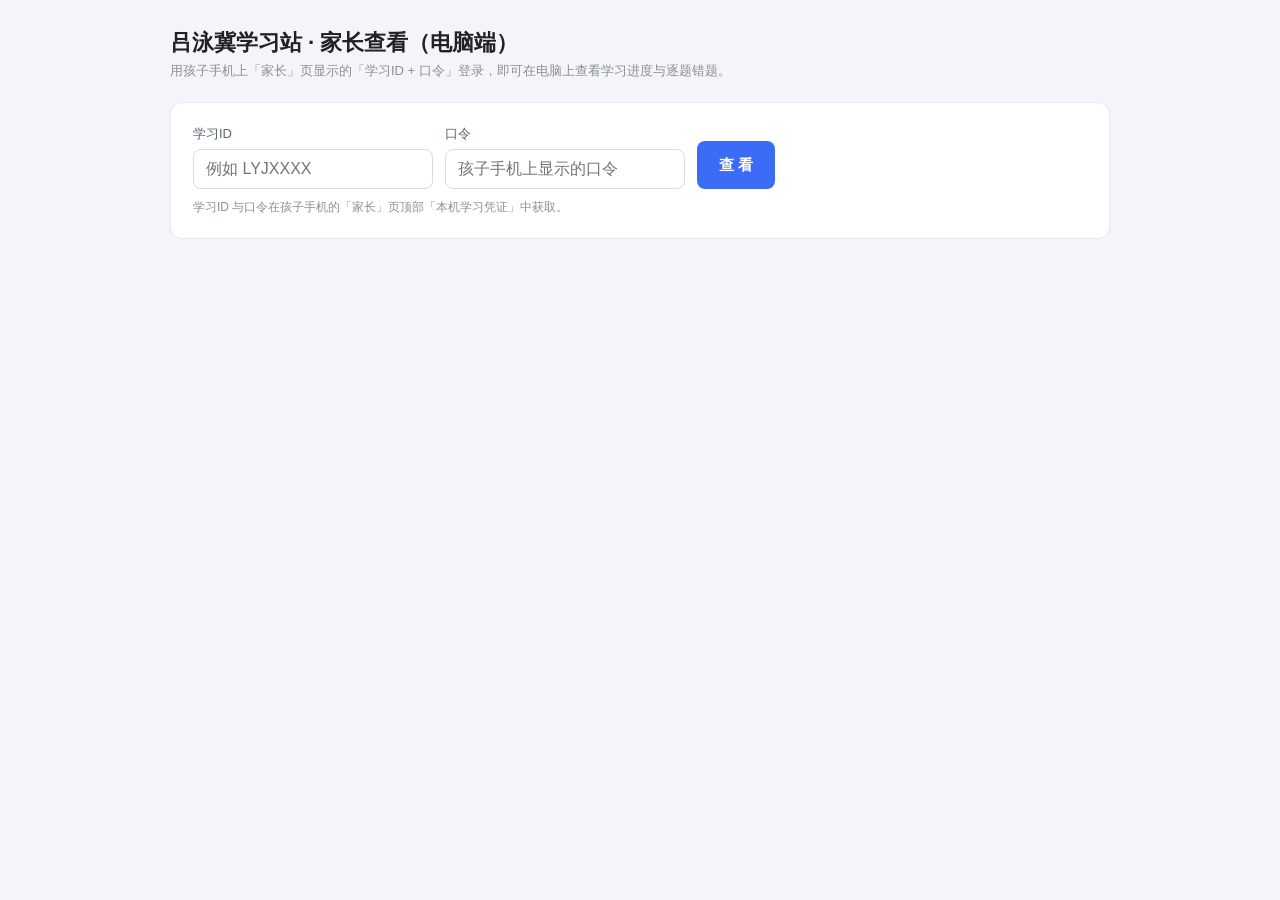
<file: parent-pc.html>
<!DOCTYPE html>
<html lang="zh-CN">
<head>
<meta charset="UTF-8" />
<meta name="viewport" content="width=device-width, initial-scale=1.0" />
<title>吕泳冀学习站 · 家长查看（电脑端）</title>
<script src="config.js"></script>
<style>
  * { box-sizing: border-box; }
  body { margin:0; font-family:-apple-system,BlinkMacSystemFont,"Segoe UI","PingFang SC","Microsoft YaHei",sans-serif; background:#f3f5f9; color:#1f2329; }
  .wrap { max-width:980px; margin:0 auto; padding:28px 20px 60px; }
  h1 { font-size:22px; margin:0 0 4px; }
  .sub { color:#8a9099; font-size:13px; margin-bottom:22px; }
  .login { background:#fff; border:1px solid #e6e9ef; border-radius:12px; padding:22px; margin-bottom:24px; }
  .login .row { display:flex; gap:12px; flex-wrap:wrap; align-items:flex-end; }
  .login label { display:block; font-size:13px; color:#5a6472; margin-bottom:6px; }
  /* v82 · B2：输入框 font-size 提到 16px，避免 iOS Safari 在 focus 时自动放大页面
     （<16px 是 iOS 的放大阈值，桌面端查看也会受影响）。 */
  .login input { padding:10px 12px; border:1px solid #d7dbe3; border-radius:8px; font-size:16px; width:240px; }
  .login button { padding:10px 22px; min-height:48px; border:none; border-radius:8px; background:#3b6cf6; color:#fff; font-size:15px; font-weight:600; cursor:pointer; }
  .login button:hover { background:#2f5be0; }
  .hint { font-size:12px; color:#8a9099; margin-top:10px; }
  .err { color:#cf1322; font-size:13px; margin-top:10px; }
  .cards { display:flex; gap:14px; margin-bottom:22px; }
  .card { flex:1; background:#fff; border:1px solid #e6e9ef; border-radius:12px; padding:18px; text-align:center; }
  .card .n { font-size:30px; font-weight:800; }
  .card .t { font-size:13px; color:#8a9099; margin-top:4px; }
  .c-blue .n { color:#3b6cf6; } .c-green .n { color:#1aab6b; } .c-red .n { color:#f04438; }
  .panel { background:#fff; border:1px solid #e6e9ef; border-radius:12px; padding:18px 20px; margin-bottom:18px; }
  .panel h2 { font-size:16px; margin:0 0 14px; }
  .bar-row { margin:8px 0; }
  .bar-row .lab { display:flex; justify-content:space-between; font-size:13px; margin-bottom:4px; }
  .bar { height:9px; background:#eef0f4; border-radius:5px; overflow:hidden; }
  .bar > div { height:100%; border-radius:5px; }
  /* v82：正确率三档填充色（原为模板串里的三元表达式拼进 style） */
  .bar-fill { height:100%; border-radius:5px; }
  .bar-hi { background:#1aab6b; } .bar-mid { background:#e8a000; } .bar-lo { background:#f04438; }
  .u-wp0{width:0%;} .u-wp5{width:5%;} .u-wp10{width:10%;} .u-wp15{width:15%;} .u-wp20{width:20%;} .u-wp25{width:25%;} .u-wp30{width:30%;} .u-wp35{width:35%;} .u-wp40{width:40%;} .u-wp45{width:45%;} .u-wp50{width:50%;} .u-wp55{width:55%;} .u-wp60{width:60%;} .u-wp65{width:65%;} .u-wp70{width:70%;} .u-wp75{width:75%;} .u-wp80{width:80%;} .u-wp85{width:85%;} .u-wp90{width:90%;} .u-wp95{width:95%;} .u-wp100{width:100%;}
  .chip { display:inline-block; background:#fff1f0; color:#cf1322; border:1px solid #ffccc7; padding:4px 10px; border-radius:12px; font-size:13px; margin:4px 6px 0 0; }
  .trend-row { font-size:13px; color:#5a6472; padding:3px 0; }
  .wrong-item { padding:12px 0; border-bottom:1px solid #f0f2f5; }
  .wrong-item:last-child { border-bottom:none; }
  .wrong-meta { font-size:12px; color:#8a9099; margin-bottom:4px; }
  .wrong-passage { font-size:13px; line-height:1.7; color:#5a6472; background:#f7f8fa; border:1px solid #eef0f4; border-radius:8px; padding:10px 12px; margin:6px 0 8px; max-height:140px; overflow-y:auto; }
  .wrong-stem { font-size:15px; font-weight:600; margin:2px 0 8px; }
  .wrong-svg { margin:6px 0; }
  .wrong-ans { font-size:14px; margin-top:4px; }
  .wrong-ans .me { color:#f04438; font-weight:700; }
  .wrong-ans .ok { color:#1aab6b; font-weight:700; }
  .wrong-explain { font-size:13px; color:#5a6472; margin-top:4px; }
  .loading { text-align:center; color:#8a9099; padding:30px; }
  .empty { color:#8a9099; font-size:13px; }
  .hidden { display:none; }
</style>
</head>
<body>
<div class="wrap">
  <h1>吕泳冀学习站 · 家长查看（电脑端）</h1>
  <div class="sub">用孩子手机上「家长」页显示的「学习ID + 口令」登录，即可在电脑上查看学习进度与逐题错题。</div>

  <div class="login">
    <div class="row">
      <div>
        <label>学习ID</label>
        <input id="pid" placeholder="例如 LYJXXXX" autocomplete="off" />
      </div>
      <div>
        <label>口令</label>
        <input id="ppw" placeholder="孩子手机上显示的口令" autocomplete="off" />
      </div>
      <div>
        <button onclick="doLogin()">查 看</button>
      </div>
    </div>
    <div class="hint">学习ID 与口令在孩子手机的「家长」页顶部「本机学习凭证」中获取。</div>
    <div class="err hidden" id="perr"></div>
  </div>

  <div id="dash" class="hidden"></div>
</div>

<script>
function esc(s){ return String(s==null?'':s).replace(/[&<>"]/g,c=>({'&':'&amp;','<':'&lt;','>':'&gt;','"':'&quot;'}[c])); }

async function getChildStats(id, pw) {
  const cfg = window.APP_CONFIG;
  if (!cfg || !cfg.SUPABASE_URL || !cfg.SUPABASE_ANON_KEY) throw new Error('未配置云端（SUPABASE_URL/ANON_KEY 为空）');
  const url = cfg.SUPABASE_URL.replace(/\/$/,'') + '/rest/v1/rpc/get_child_stats';
  const res = await fetch(url, {
    method:'POST',
    headers:{ 'Content-Type':'application/json', 'apikey':cfg.SUPABASE_ANON_KEY, 'Authorization':'Bearer '+cfg.SUPABASE_ANON_KEY },
    body: JSON.stringify({ p_learning_id: id, p_pw: pw })
  });
  if (!res.ok) throw new Error('网络错误 ' + res.status);
  return await res.json();
}

// v82 · B2：百分比宽度 -> .u-wp* 档位类（5% 一档，误差 ≤2.5%）
// 本页完全独立、不引外部 CSS/JS，所以这里自带一份（移动端版在 js/core.js）
function wpCls(p){ return 'u-wp' + Math.max(0, Math.min(100, Math.round((Number(p)||0)/5)*5)); }

function renderStats(s) {
  const unitsHtml = (s.units||[]).slice(0,15).map(u => {
    const w = Math.max(0,Math.min(100,u.accuracy));
    // v82：配色按正确率三档取值，收敛成 .bar-fill + .bar-hi/.bar-mid/.bar-lo 语义类
    const barCls = u.accuracy>=80?'bar-hi':u.accuracy>=60?'bar-mid':'bar-lo';
    return `<div class="bar-row"><div class="lab"><span>${esc(u.unit)}</span><span>${u.accuracy}% · ${u.count}次</span></div>
      <div class="bar"><div class="bar-fill ${barCls} ${wpCls(w)}"></div></div></div>`;
  }).join('') || '<div class="empty">暂无数据</div>';

  const weakHtml = (s.weak&&s.weak.length)
    ? s.weak.map(u=>`<span class="chip">${esc(u.unit)}（${u.accuracy}%）</span>`).join('')
    : '<span class="empty">暂无明显薄弱点</span>';

  const trendHtml = (s.trend&&s.trend.length)
    ? s.trend.map(t=>`<div class="trend-row">${esc(t.date)}：练习 ${t.count} 题</div>`).join('')
    : '<div class="empty">暂无每日数据</div>';

  const wrongHtml = (s.wrong&&s.wrong.length)
    ? s.wrong.map(w => {
        const q = w.question||{};
        return `<div class="wrong-item">
          <div class="wrong-meta">${esc(w.unitName)}${w.grade?' · '+esc(String(w.grade))+'年级':''}</div>
          ${q.passage?`<div class="wrong-passage">${esc(q.passage)}</div>`:''}
          <div class="wrong-stem">${esc(q.question)}</div>
          ${q.svg?`<div class="wrong-svg">${q.svg}</div>`:''}
          <div class="wrong-ans">你的答案：<span class="me">${esc(w.userAnswer)}</span>　正确答案：<span class="ok">${esc(q.answer)}</span></div>
          ${q.explain?`<div class="wrong-explain">解析：${esc(q.explain)}</div>`:''}
        </div>`;
      }).join('')
    : '<div class="empty">暂无错题记录</div>';

  return `
    <div class="cards">
      <div class="card c-blue"><div class="n">${s.total||0}</div><div class="t">练习次数</div></div>
      <div class="card c-green"><div class="n">${s.avg||0}%</div><div class="t">平均正确率</div></div>
      <div class="card c-red"><div class="n">${s.weak?s.weak.length:0}</div><div class="t">薄弱单元</div></div>
    </div>
    <div class="panel"><h2><svg width="18" height="18" viewBox="0 0 24 24" fill="none" stroke="currentColor" stroke-width="1.8" stroke-linecap="round" stroke-linejoin="round" aria-hidden="true"><rect x="3" y="5" width="18" height="16" rx="2"/><path d="M3 10h18"/><path d="M8 3v4M16 3v4"/></svg>每日练习量</h2>${trendHtml}</div>
    <div class="panel"><h2><svg width="18" height="18" viewBox="0 0 24 24" fill="none" stroke="currentColor" stroke-width="1.8" stroke-linecap="round" stroke-linejoin="round" aria-hidden="true"><path d="M4 20V11M10 20V4M16 20v-7M21 20H3"/></svg>各单元正确率</h2>${unitsHtml}</div>
    <div class="panel"><h2><svg width="18" height="18" viewBox="0 0 24 24" fill="none" stroke="currentColor" stroke-width="1.8" stroke-linecap="round" stroke-linejoin="round" aria-hidden="true"><circle cx="12" cy="12" r="9"/><circle cx="12" cy="12" r="5"/><circle cx="12" cy="12" r="1.4"/></svg>薄弱点</h2><div>${weakHtml}</div></div>
    <div class="panel"><h2>逐题错题详情（最近 ${s.wrong?s.wrong.length:0} 道）</h2>${wrongHtml}</div>
  `;
}

async function doLogin() {
  const id = document.getElementById('pid').value.trim();
  const pw = document.getElementById('ppw').value.trim();
  const err = document.getElementById('perr');
  err.classList.add('hidden');
  if (!id || !pw) { err.textContent='请填写学习ID和口令'; err.classList.remove('hidden'); return; }
  const dash = document.getElementById('dash');
  dash.classList.remove('hidden');
  dash.innerHTML = '<div class="loading">加载中…</div>';
  try {
    const stats = await getChildStats(id, pw);
    if (!stats) { dash.innerHTML = '<div class="err">未找到该学习ID，或口令不正确。</div>'; return; }
    dash.innerHTML = renderStats(stats);
    window.scrollTo({ top: dash.offsetTop - 10, behavior:'smooth' });
  } catch (e) {
    dash.innerHTML = '<div class="err">加载失败：' + esc(e.message) + '</div>';
  }
}

// 回车即登录
document.addEventListener('keydown', e => { if (e.key === 'Enter') doLogin(); });
</script>
</body>
</html>
</file>
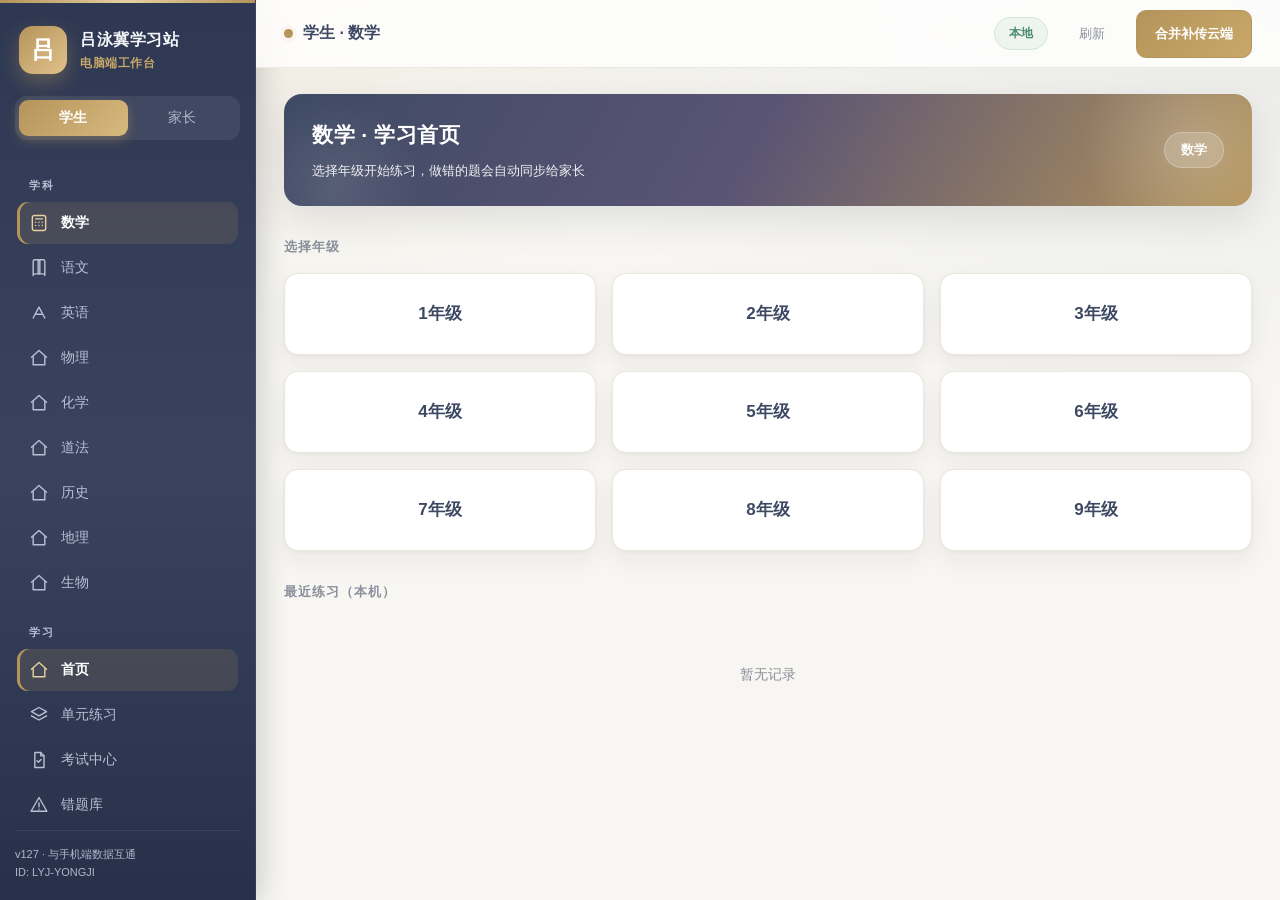
<file: pc.html>
<!DOCTYPE html>
<html lang="zh-CN">
<head>
<meta charset="UTF-8" />
<meta name="viewport" content="width=device-width, initial-scale=1.0" />
<title>吕泳冀学习站 · 电脑端工作台</title>
<link rel="stylesheet" href="css/pc.css?v=v127" />
<link rel="stylesheet" href="css/inputkit.css?v=v100" />
</head>
<body>
<div class="pc-app" id="pcApp">
  <aside class="pc-sidebar">
    <div class="pc-sidebar-accent"></div>
    <div class="pc-brand">
      <div class="pc-brand-logo">吕</div>
      <div>
        <div class="pc-brand-name">吕泳冀学习站</div>
        <div class="pc-brand-sub">电脑端工作台</div>
      </div>
    </div>

    <div class="pc-role-toggle" id="pcRoleToggle">
      <button data-role="student" class="active">学生</button>
      <button data-role="parent">家长</button>
    </div>

    <nav class="pc-nav" id="pcNav"></nav>

    <div class="pc-side-foot">
      <div><span id="pcFootVer">v77</span> · 与手机端数据互通</div>
      <div class="pc-foot-id" id="pcFootId"></div>
    </div>
  </aside>

  <main class="pc-main">
    <header class="pc-topbar">
      <div class="pc-crumb" id="pcCrumb">学生 · 数学</div>
      <div class="pc-top-actions">
        <span class="pc-sync-chip" id="pcSyncChip">本地</span>
        <button class="pc-btn ghost" id="pcRefreshBtn">刷新</button>
        <button class="pc-btn gold" id="pcMergeBtn">合并补传云端</button>
      </div>
    </header>
    <section class="pc-content" id="pcContent"></section>
  </main>
</div>

<div class="pc-narrow" id="pcNarrow">
  <div class="pc-narrow-box">
    <div class="pc-narrow-logo">吕</div>
    <h2>请在电脑端打开</h2>
    <p>本工作台为桌面（宽度 ≥ 1024px）设计。<br />请使用电脑浏览器访问本页面。</p>
  </div>
</div>

<div id="cnPageBook" style="display:none;"></div>

<script src="config.js?v=v113"></script>
<script src="js/inputKit.js?v=v117"></script>
<script src="js/core.js?v=v118"></script>
<script src="js/circle_shade.js?v=v126"></script>
<script src="js/math.js?v=v126"></script>
<!-- v84：初中数学（七/八/九年级，2024 新版人教版）题库 -->
<script src="js/math_junior.js?v=20260908b"></script>
<script src="js/math_junior8.js?v=20260908b"></script>
<script src="js/math_junior9.js?v=20260908b"></script>
<script src="js/diagram.js"></script>
<script src="js/data.js"></script>
<script src="js/gx_real.js"></script>
<script src="js/cn_reading_practice.js?v=v121"></script>
<script src="js/chinese.js?v=v123"></script>
<script src="js/cn_method_pool.js?v=v116"></script>
<script src="js/cn_method_pool_5.js?v=v117"></script>
<script src="js/cn_method_pool_4.js?v=v118"></script>
<script src="js/cn6_expand_pool.js?v=v110"></script>
<script src="js/chinese_junior7.js"></script>
<script src="js/chinese_junior8.js"></script>
<script src="js/chinese_junior9.js"></script>
<script src="js/jr_fig.js"></script>
<script src="js/jr_physics.js"></script>
<script src="js/jr_physics9.js"></script>
<script src="js/jr_chemistry.js"></script>
<script src="js/jr_moral7.js"></script>
<script src="js/jr_moral8.js"></script>
<script src="js/jr_moral9.js"></script>
<script src="js/jr_history7.js"></script>
<script src="js/jr_history8.js"></script>
<script src="js/jr_history9.js"></script>
<script src="js/jr_geography7.js"></script>
<script src="js/jr_geography8.js"></script>
<script src="js/jr_biology7.js"></script>
<script src="js/jr_biology8.js"></script>
<script src="js/jr_flow.js?v=v104"></script>
<!-- v83：PEP 教材库 + 练习引擎（PC 考试中心按单元/期中/期末出英语卷） -->
<script src="js/pep.js"></script>
<script src="js/pep_junior.js"></script>
<script src="js/pep_junior8.js"></script>
<script src="js/pep_junior9.js"></script>
<script src="js/engPep.js?v=v104"></script>
<script src="js/supabase-js.min.js"></script>
<script src="supabase.js"></script>
<script src="js/aiAnalysis.js"></script>

<!-- v90：豆包爱学式讲题引导（数据 + 框架，须在 pc.js 之前加载） -->
<script src="js/aixueGuide-math.js"></script>
<script src="js/aixueGuide-primary.js?v=v126"></script>
<script src="js/aixueGuide-cn.js"></script>
<script src="js/aixueGuide-en.js"></script>
<script src="js/aixueGuide-sci.js"></script>
<script src="js/aixueGuide-liberal.js"></script>
<script src="js/aixueGuide.js?v=v126"></script>
<script src="js/aiSolve.js?v=v113"></script>
<script src="js/pc.js?v=v127"></script>
</body>
</html>
</file>
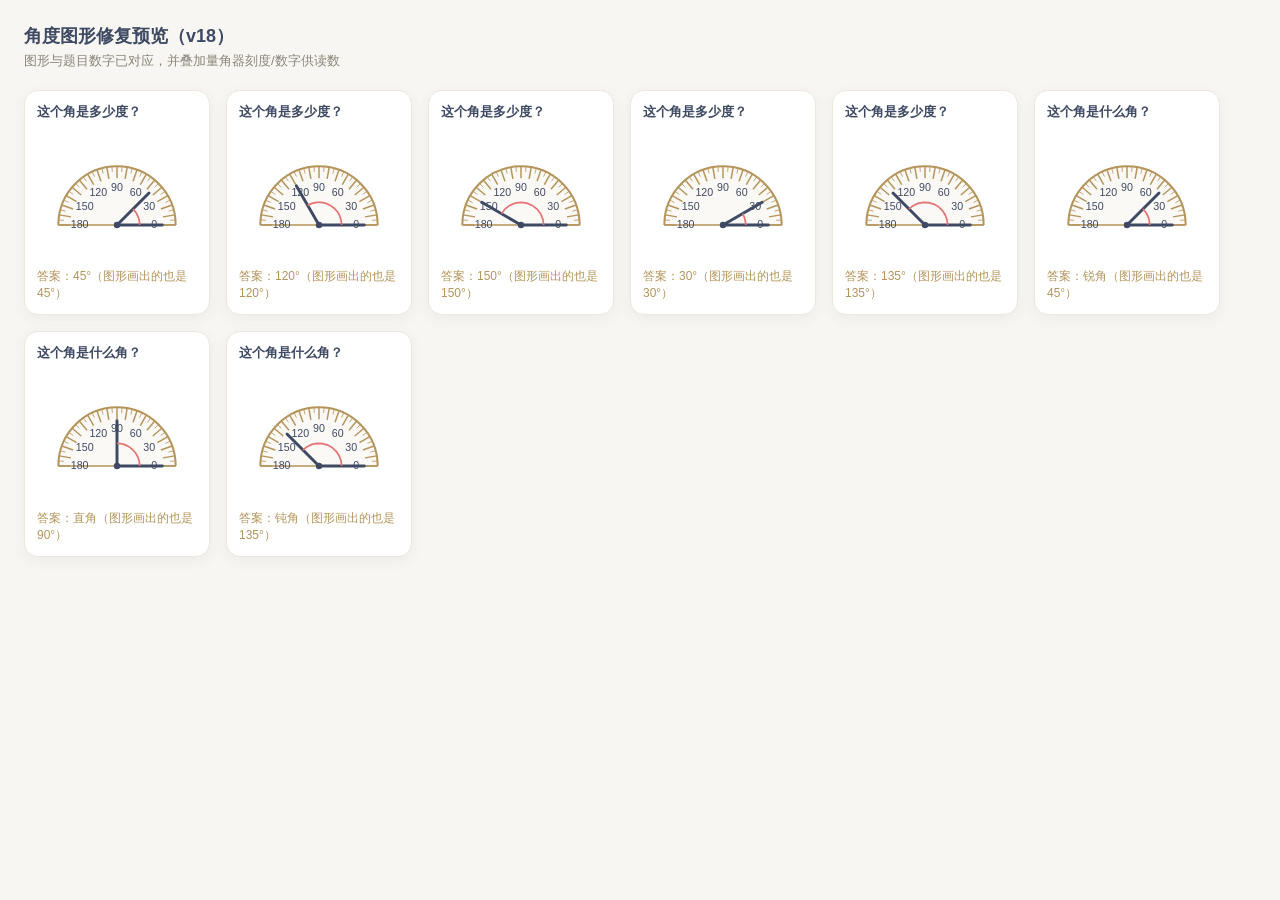
<file: preview_angle.html>
<!DOCTYPE html>
<html lang="zh-CN">
<head>
<meta charset="UTF-8">
<meta name="viewport" content="width=device-width, initial-scale=1">
<title>角度图形修复预览</title>
<style>
  body{font-family:-apple-system,"PingFang SC",sans-serif;background:#F7F6F2;margin:0;padding:24px;color:#3E4A63;}
  h1{font-size:18px;margin:0 0 4px}
  p.sub{color:#8a8577;font-size:13px;margin:0 0 20px}
  .grid{display:flex;flex-wrap:wrap;gap:16px;}
  .card{background:#fff;border:1px solid #ece8df;border-radius:14px;padding:12px;width:160px;box-shadow:0 4px 14px rgba(62,74,99,.06);}
  .card .q{font-size:13px;font-weight:600;margin-bottom:8px}
  .card .ans{font-size:12px;color:#B4945A;margin-top:6px}
  .shape-container{display:flex;justify-content:center}
  svg{width:100%;height:auto}
</style>
</head>
<body>
<h1>角度图形修复预览（v18）</h1>
<p class="sub">图形与题目数字已对应，并叠加量角器刻度/数字供读数</p>
<div class="grid" id="grid"></div>
<script>
// 与 js/math.js 中 svgProtractor / svgAngle 完全一致
function svgProtractor(cx, cy, R){
  let s = `<path d="M ${cx-R} ${cy} A ${R} ${R} 0 0 1 ${cx+R} ${cy}" fill="rgba(180,148,90,0.06)" stroke="#B4945A" stroke-width="1.5"/>`;
  s += `<line x1="${cx-R}" y1="${cy}" x2="${cx+R}" y2="${cy}" stroke="#B4945A" stroke-width="1"/>`;
  for(let d=0; d<=180; d+=5){
    let a = Math.PI*d/180, major=(d%10===0);
    let r1=R, r2=R-(major?9:4);
    s += `<line x1="${(cx+r1*Math.cos(a)).toFixed(1)}" y1="${(cy-r1*Math.sin(a)).toFixed(1)}" x2="${(cx+r2*Math.cos(a)).toFixed(1)}" y2="${(cy-r2*Math.sin(a)).toFixed(1)}" stroke="#B4945A" stroke-width="${major?1.1:0.6}"/>`;
    if(d%30===0){
      let rt=R-16;
      s += `<text x="${(cx+rt*Math.cos(a)).toFixed(1)}" y="${(cy-rt*Math.sin(a)+2.6).toFixed(1)}" text-anchor="middle" font-size="8" fill="#3E4A63">${d}</text>`;
    }
  }
  return s;
}
function svgAngle(deg, showDeg){
  let cx=60, cy=72, R=44, r=34;
  let s = svgProtractor(cx, cy, R);
  let a = Math.PI*deg/180, ex = cx + r*Math.cos(a), ey = cy - r*Math.sin(a);
  s += `<line x1="${cx}" y1="${cy}" x2="${cx+r}" y2="${cy}" stroke="#3E4A63" stroke-width="2.2" stroke-linecap="round"/>`;
  s += `<line x1="${cx}" y1="${cy}" x2="${ex.toFixed(1)}" y2="${ey.toFixed(1)}" stroke="#3E4A63" stroke-width="2.2" stroke-linecap="round"/>`;
  s += `<circle cx="${cx}" cy="${cy}" r="2.4" fill="#3E4A63"/>`;
  let ar=r*0.5, pts=[];
  for(let k=0;k<=10;k++){let dd=deg*k/10, aa=Math.PI*dd/180; pts.push(`${(cx+ar*Math.cos(aa)).toFixed(1)},${(cy-ar*Math.sin(aa)).toFixed(1)}`);}
  s += `<polyline points="${pts.join(' ')}" fill="none" stroke="#E57373" stroke-width="1.3"/>`;
  return s;
}
const cases = [
  {q:'这个角是多少度？', deg:45, ans:'45°'},
  {q:'这个角是多少度？', deg:120, ans:'120°'},
  {q:'这个角是多少度？', deg:150, ans:'150°'},
  {q:'这个角是多少度？', deg:30, ans:'30°'},
  {q:'这个角是多少度？', deg:135, ans:'135°'},
  {q:'这个角是什么角？', deg:45, ans:'锐角'},
  {q:'这个角是什么角？', deg:90, ans:'直角'},
  {q:'这个角是什么角？', deg:135, ans:'钝角'},
];
const grid = document.getElementById('grid');
cases.forEach(c=>{
  const div = document.createElement('div');
  div.className='card';
  div.innerHTML = `<div class="q">${c.q}</div><div class="shape-container"><svg viewBox="0 0 120 100" xmlns="http://www.w3.org/2000/svg">${svgAngle(c.deg)}</svg></div><div class="ans">答案：${c.ans}（图形画出的也是 ${c.deg}°）</div>`;
  grid.appendChild(div);
});
</script>
</body>
</html>
</file>
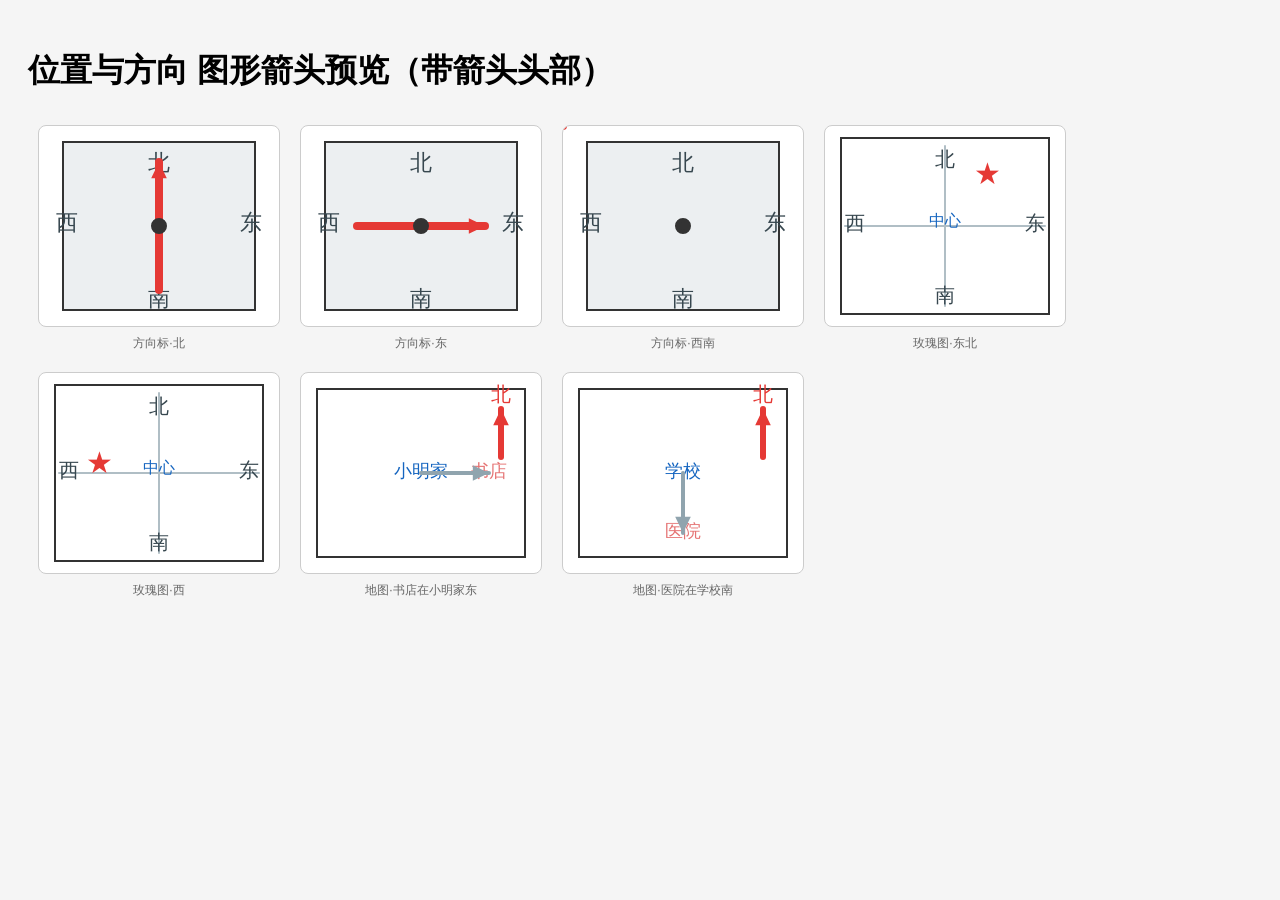
<file: preview_dir.html>
<!doctype html><meta charset="utf-8"><title>位置与方向·箭头预览</title><style>body{font-family:sans-serif;background:#f5f5f5;padding:20px}figure{display:inline-block;margin:10px;text-align:center}figcaption{font-size:12px;color:#666;margin-top:4px}</style><h1>位置与方向 图形箭头预览（带箭头头部）</h1><figure><svg viewBox="0 0 120 100" xmlns="http://www.w3.org/2000/svg" style="width:240px;height:200px;border:1px solid #ccc;border-radius:8px;background:#fff"><rect x="12" y="8" width="96" height="84" fill="#ECEFF1" stroke="#333" stroke-width="1"/><text x="60" y="22" text-anchor="middle" font-size="11" fill="#37474F">北</text><text x="60" y="90" text-anchor="middle" font-size="11" fill="#37474F">南</text><text x="106" y="52" text-anchor="middle" font-size="11" fill="#37474F">东</text><text x="14" y="52" text-anchor="middle" font-size="11" fill="#37474F">西</text><line x1="60" y1="82" x2="60.0" y2="18.0" stroke="#E53935" stroke-width="4" stroke-linecap="round"/><polygon points="60.0,18.0 63.9,26.1 56.1,26.1" fill="#E53935"/><circle cx="60" cy="50" r="3" fill="#333" stroke="#333" stroke-width="2"/></svg><figcaption>方向标·北</figcaption></figure><figure><svg viewBox="0 0 120 100" xmlns="http://www.w3.org/2000/svg" style="width:240px;height:200px;border:1px solid #ccc;border-radius:8px;background:#fff"><rect x="12" y="8" width="96" height="84" fill="#ECEFF1" stroke="#333" stroke-width="1"/><text x="60" y="22" text-anchor="middle" font-size="11" fill="#37474F">北</text><text x="60" y="90" text-anchor="middle" font-size="11" fill="#37474F">南</text><text x="106" y="52" text-anchor="middle" font-size="11" fill="#37474F">东</text><text x="14" y="52" text-anchor="middle" font-size="11" fill="#37474F">西</text><line x1="28" y1="50" x2="92.0" y2="50.0" stroke="#E53935" stroke-width="4" stroke-linecap="round"/><polygon points="92.0,50.0 83.9,53.9 83.9,46.1" fill="#E53935"/><circle cx="60" cy="50" r="3" fill="#333" stroke="#333" stroke-width="2"/></svg><figcaption>方向标·东</figcaption></figure><figure><svg viewBox="0 0 120 100" xmlns="http://www.w3.org/2000/svg" style="width:240px;height:200px;border:1px solid #ccc;border-radius:8px;background:#fff"><rect x="12" y="8" width="96" height="84" fill="#ECEFF1" stroke="#333" stroke-width="1"/><text x="60" y="22" text-anchor="middle" font-size="11" fill="#37474F">北</text><text x="60" y="90" text-anchor="middle" font-size="11" fill="#37474F">南</text><text x="106" y="52" text-anchor="middle" font-size="11" fill="#37474F">东</text><text x="14" y="52" text-anchor="middle" font-size="11" fill="#37474F">西</text><line x1="NaN" y1="NaN" x2="NaN" y2="NaN" stroke="#E53935" stroke-width="4" stroke-linecap="round"/><polygon points="NaN,NaN NaN,NaN NaN,NaN" fill="#E53935"/><circle cx="60" cy="50" r="3" fill="#333" stroke="#333" stroke-width="2"/></svg><figcaption>方向标·西南</figcaption></figure><figure><svg viewBox="0 0 120 100" xmlns="http://www.w3.org/2000/svg" style="width:240px;height:200px;border:1px solid #ccc;border-radius:8px;background:#fff"><rect x="8" y="6" width="104" height="88" fill="#fff" stroke="#333" stroke-width="1"/><line x1="60" y1="10" x2="60" y2="90" stroke="#B0BEC5" stroke-width="1" stroke-linecap="round"/><line x1="10" y1="50" x2="110" y2="50" stroke="#B0BEC5" stroke-width="1" stroke-linecap="round"/><text x="60" y="20" text-anchor="middle" font-size="10" fill="#37474F">北</text><text x="60" y="88" text-anchor="middle" font-size="10" fill="#37474F">南</text><text x="105" y="52" text-anchor="middle" font-size="10" fill="#37474F">东</text><text x="15" y="52" text-anchor="middle" font-size="10" fill="#37474F">西</text><text x="60" y="50" text-anchor="middle" font-size="8" fill="#1565C0">中心</text><text x="81.21320343559643" y="28.786796564403573" text-anchor="middle" font-size="15" fill="#E53935">★</text></svg><figcaption>玫瑰图·东北</figcaption></figure><figure><svg viewBox="0 0 120 100" xmlns="http://www.w3.org/2000/svg" style="width:240px;height:200px;border:1px solid #ccc;border-radius:8px;background:#fff"><rect x="8" y="6" width="104" height="88" fill="#fff" stroke="#333" stroke-width="1"/><line x1="60" y1="10" x2="60" y2="90" stroke="#B0BEC5" stroke-width="1" stroke-linecap="round"/><line x1="10" y1="50" x2="110" y2="50" stroke="#B0BEC5" stroke-width="1" stroke-linecap="round"/><text x="60" y="20" text-anchor="middle" font-size="10" fill="#37474F">北</text><text x="60" y="88" text-anchor="middle" font-size="10" fill="#37474F">南</text><text x="105" y="52" text-anchor="middle" font-size="10" fill="#37474F">东</text><text x="15" y="52" text-anchor="middle" font-size="10" fill="#37474F">西</text><text x="60" y="50" text-anchor="middle" font-size="8" fill="#1565C0">中心</text><text x="30" y="50.00000000000001" text-anchor="middle" font-size="15" fill="#E53935">★</text></svg><figcaption>玫瑰图·西</figcaption></figure><figure><svg viewBox="0 0 120 100" xmlns="http://www.w3.org/2000/svg" style="width:240px;height:200px;border:1px solid #ccc;border-radius:8px;background:#fff"><rect x="8" y="8" width="104" height="84" fill="#fff" stroke="#333" stroke-width="1"/><line x1="100" y1="42" x2="100.0" y2="18.0" stroke="#E53935" stroke-width="3" stroke-linecap="round"/><polygon points="100.0,18.0 103.9,26.1 96.1,26.1" fill="#E53935"/><text x="100" y="14" text-anchor="middle" font-size="10" fill="#E53935">北</text><text x="60" y="52" text-anchor="middle" font-size="9" fill="#1565C0">小明家</text><text x="94" y="52" text-anchor="middle" font-size="9" fill="#E57373">书店</text><line x1="60" y1="50" x2="94.0" y2="50.0" stroke="#90A4AE" stroke-width="2" stroke-linecap="round"/><polygon points="94.0,50.0 85.9,53.9 85.9,46.1" fill="#90A4AE"/></svg><figcaption>地图·书店在小明家东</figcaption></figure><figure><svg viewBox="0 0 120 100" xmlns="http://www.w3.org/2000/svg" style="width:240px;height:200px;border:1px solid #ccc;border-radius:8px;background:#fff"><rect x="8" y="8" width="104" height="84" fill="#fff" stroke="#333" stroke-width="1"/><line x1="100" y1="42" x2="100.0" y2="18.0" stroke="#E53935" stroke-width="3" stroke-linecap="round"/><polygon points="100.0,18.0 103.9,26.1 96.1,26.1" fill="#E53935"/><text x="100" y="14" text-anchor="middle" font-size="10" fill="#E53935">北</text><text x="60" y="52" text-anchor="middle" font-size="9" fill="#1565C0">学校</text><text x="60" y="82" text-anchor="middle" font-size="9" fill="#E57373">医院</text><line x1="60" y1="50" x2="60.0" y2="80.0" stroke="#90A4AE" stroke-width="2" stroke-linecap="round"/><polygon points="60.0,80.0 56.1,71.9 63.9,71.9" fill="#90A4AE"/></svg><figcaption>地图·医院在学校南</figcaption></figure>
</file>
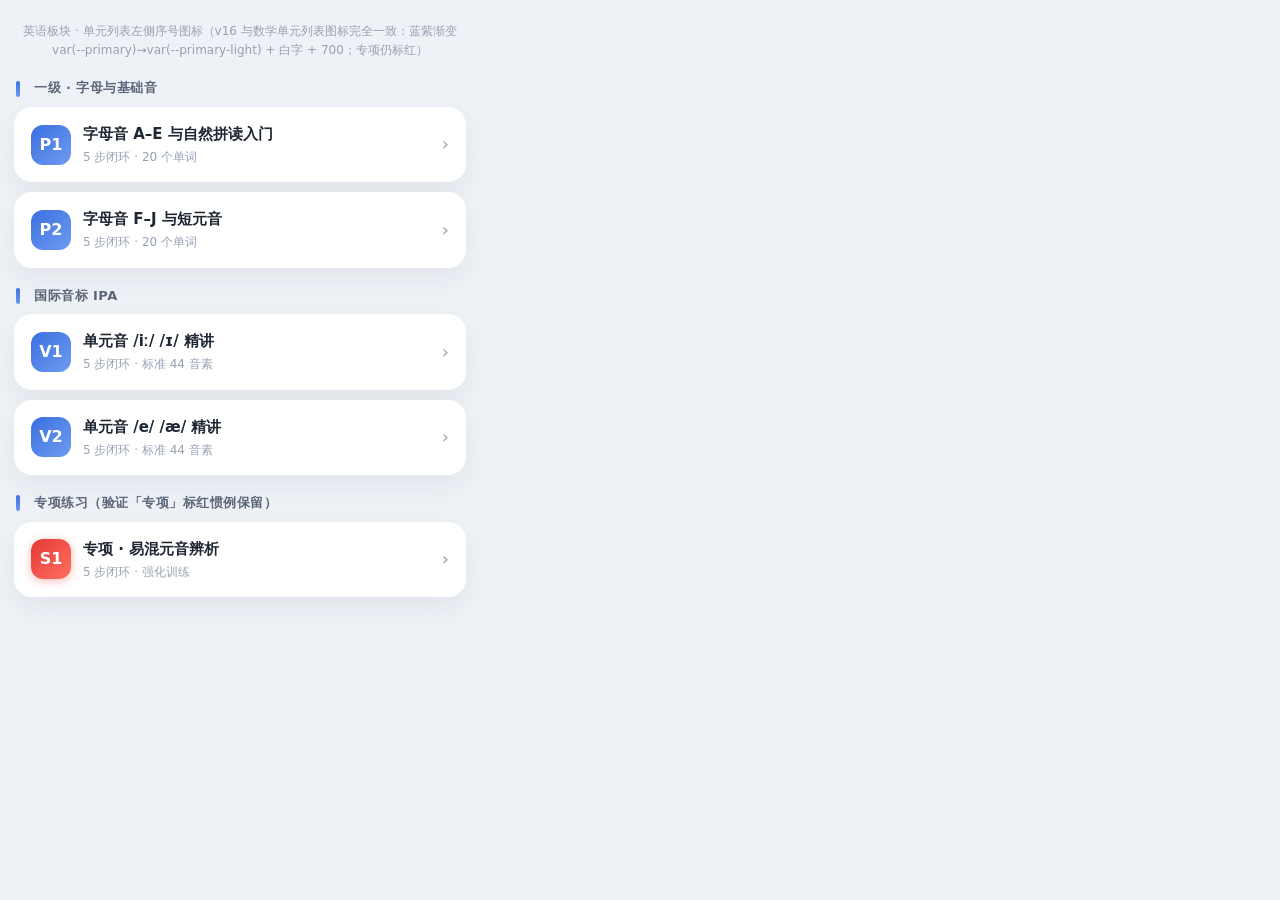
<file: preview_eng_unit.html>
<!DOCTYPE html>
<html lang="zh-CN">
<head>
<meta charset="UTF-8">
<meta name="viewport" content="width=device-width, initial-scale=1, maximum-scale=1, user-scalable=no">
<title>英语单元 · 序号图标预览</title>
<link rel="stylesheet" href="css/style.css">
<link rel="stylesheet" href="css/english.css">
<style>
  body { margin: 0; background: #EEF1F6; }
  .preview-wrap { max-width: 480px; margin: 0 auto; padding: 18px 14px 40px; }
  .preview-tip { font-size: 12px; color: #97A1B3; text-align: center; margin: 4px 0 16px; }
  .section-title { font-size: 13px; font-weight: 700; color: #5B6678; margin: 18px 2px 8px; letter-spacing: .5px; }
</style>
</head>
<body>
<div id="englishRoot" class="preview-wrap">
  <div class="preview-tip">英语板块 · 单元列表左侧序号图标（v16 与数学单元列表图标完全一致：蓝紫渐变 var(--primary)→var(--primary-light) + 白字 + 700；专项仍标红）</div>

  <div class="section-title">一级 · 字母与基础音</div>
  <div class="unit-list">
    <div class="unit-item">
      <div class="unit-number">P1</div>
      <div class="unit-info"><div class="unit-name">字母音 A–E 与自然拼读入门</div>
      <div class="unit-meta">5 步闭环 · 20 个单词</div></div>
      <div class="unit-arrow">›</div>
    </div>
    <div class="unit-item">
      <div class="unit-number">P2</div>
      <div class="unit-info"><div class="unit-name">字母音 F–J 与短元音</div>
      <div class="unit-meta">5 步闭环 · 20 个单词</div></div>
      <div class="unit-arrow">›</div>
    </div>
  </div>

  <div class="section-title">国际音标 IPA</div>
  <div class="unit-list">
    <div class="unit-item">
      <div class="unit-number">V1</div>
      <div class="unit-info"><div class="unit-name">单元音 /iː/ /ɪ/ 精讲</div>
      <div class="unit-meta">5 步闭环 · 标准 44 音素</div></div>
      <div class="unit-arrow">›</div>
    </div>
    <div class="unit-item">
      <div class="unit-number">V2</div>
      <div class="unit-info"><div class="unit-name">单元音 /e/ /æ/ 精讲</div>
      <div class="unit-meta">5 步闭环 · 标准 44 音素</div></div>
      <div class="unit-arrow">›</div>
    </div>
  </div>

  <div class="section-title">专项练习（验证「专项」标红惯例保留）</div>
  <div class="unit-list">
    <div class="unit-item special-unit">
      <div class="unit-number">S1</div>
      <div class="unit-info"><div class="unit-name">专项 · 易混元音辨析</div>
      <div class="unit-meta">5 步闭环 · 强化训练</div></div>
      <div class="unit-arrow">›</div>
    </div>
  </div>
</div>
</body>
</html>
</file>
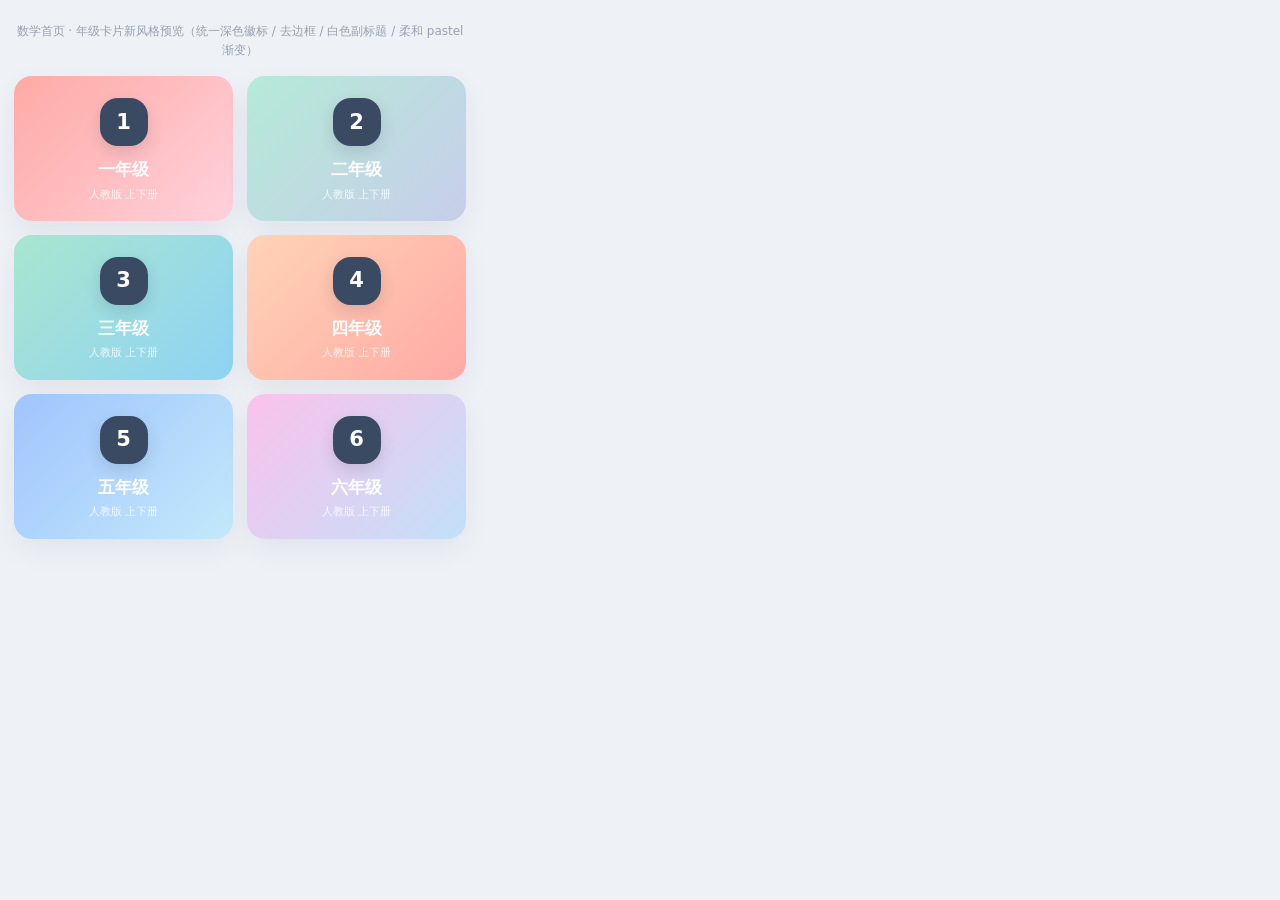
<file: preview_grade.html>
<!DOCTYPE html>
<html lang="zh-CN">
<head>
<meta charset="UTF-8">
<meta name="viewport" content="width=device-width, initial-scale=1, maximum-scale=1, user-scalable=no">
<title>数学首页 · 年级卡片风格预览</title>
<link rel="stylesheet" href="css/style.css">
<style>
  body { margin: 0; background: #EEF1F6; }
  .preview-wrap { max-width: 480px; margin: 0 auto; padding: 18px 14px 40px; }
  .preview-tip { font-size: 12px; color: #97A1B3; text-align: center; margin: 4px 0 16px; }
</style>
</head>
<body>
<div class="preview-wrap">
  <div class="preview-tip">数学首页 · 年级卡片新风格预览（统一深色徽标 / 去边框 / 白色副标题 / 柔和 pastel 渐变）</div>
  <div class="grade-grid">
    <div class="grade-card" data-grade="1">
      <div class="grade-badge">1</div>
      <div class="grade-name">一年级</div>
      <div class="grade-sub">人教版 上下册</div>
    </div>
    <div class="grade-card" data-grade="2">
      <div class="grade-badge">2</div>
      <div class="grade-name">二年级</div>
      <div class="grade-sub">人教版 上下册</div>
    </div>
    <div class="grade-card" data-grade="3">
      <div class="grade-badge">3</div>
      <div class="grade-name">三年级</div>
      <div class="grade-sub">人教版 上下册</div>
    </div>
    <div class="grade-card" data-grade="4">
      <div class="grade-badge">4</div>
      <div class="grade-name">四年级</div>
      <div class="grade-sub">人教版 上下册</div>
    </div>
    <div class="grade-card" data-grade="5">
      <div class="grade-badge">5</div>
      <div class="grade-name">五年级</div>
      <div class="grade-sub">人教版 上下册</div>
    </div>
    <div class="grade-card" data-grade="6">
      <div class="grade-badge">6</div>
      <div class="grade-name">六年级</div>
      <div class="grade-sub">人教版 上下册</div>
    </div>
  </div>
</div>
</body>
</html>
</file>
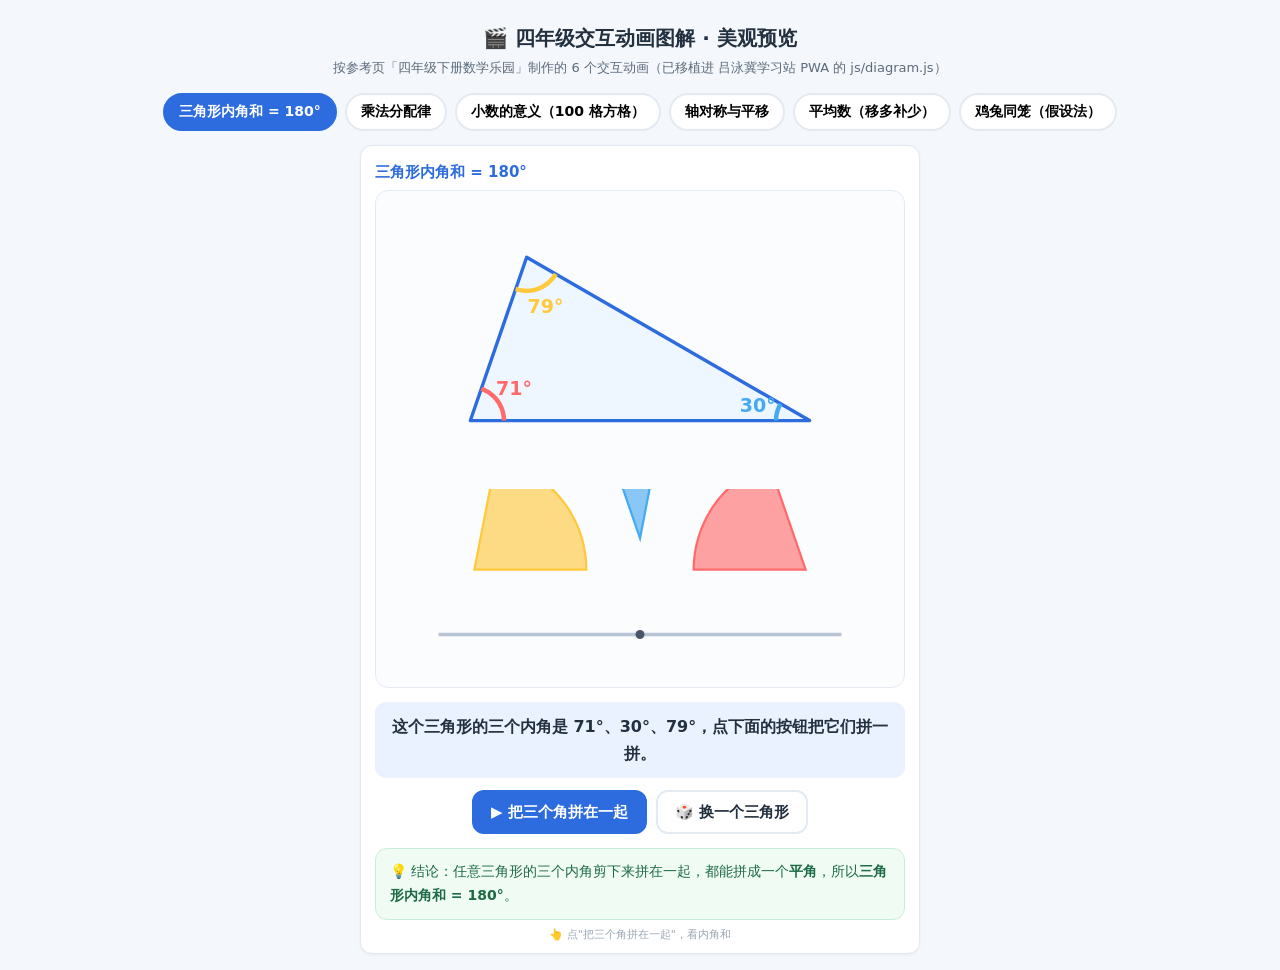
<file: 四年级参考动画预览.html>
<!DOCTYPE html>
<html lang="zh-CN">
<head>
<meta charset="UTF-8">
<meta name="viewport" content="width=device-width, initial-scale=1.0">
<title>四年级交互动画图解 · 美观预览（参考「四年级下册数学乐园」）</title>
<style>
  * { box-sizing: border-box; -webkit-tap-highlight-color: transparent; }
  body {
    margin: 0; font-family: "PingFang SC","Microsoft YaHei","Noto Sans SC",system-ui,sans-serif;
    background: #f4f7fb; color: #22303f; padding: 16px; line-height: 1.6;
  }
  h1 { font-size: 20px; text-align: center; margin: 6px 0 4px; }
  p.sub { text-align:center; color:#5b6b7c; font-size:13px; margin:0 0 14px; }
  .tabs { display:flex; flex-wrap:wrap; gap:8px; justify-content:center; margin-bottom:14px; }
  .tabs button {
    border:2px solid #e4eaf2; background:#fff; padding:8px 14px; border-radius:999px;
    font-weight:700; font-size:14px; cursor:pointer; font-family:inherit;
  }
  .tabs button.on { background:#2d6cdf; border-color:#2d6cdf; color:#fff; }
  .diag-card {
    background:#fff; border:1px solid #e4eaf2; border-radius:12px;
    padding:14px 14px 10px; box-shadow:0 1px 3px rgba(62,74,99,.06); max-width:560px; margin:0 auto;
  }
  .diag-card-title { font-size:15px; font-weight:800; color:#2d6cdf; margin-bottom:6px; }
  .diag-card-body { width:100%; }
  .diag-card-hint { font-size:11px; color:#9aa7b4; text-align:center; margin-top:6px; }

  /* ===== 以下为移植到 PWA 的作用域美化样式（限定 .diag-card-body） ===== */
  .diag-card-body .anim-stage { display:flex; flex-wrap:wrap; gap:10px; justify-content:center; background:#fbfcfe; border:1.5px solid #e4eaf2; border-radius:13px; padding:8px; }
  .diag-card-body .anim-svg { width:100%; max-width:470px; height:auto; display:block; touch-action:manipulation; }
  .diag-card-body .anim-msg { margin:14px 0 4px; text-align:center; font-size:16px; font-weight:600; background:#eaf1ff; border-radius:11px; padding:11px 13px; line-height:1.7; }
  .diag-card-body .anim-ctrl { display:flex; flex-wrap:wrap; gap:9px; justify-content:center; margin-top:12px; }
  .diag-card-body .anim-sliders { display:flex; flex-wrap:wrap; gap:10px 18px; justify-content:center; margin-top:13px; }
  .diag-card-body .anim-sliders label { display:flex; align-items:center; gap:8px; font-weight:700; font-size:14.5px; background:#f5f8fd; border-radius:10px; padding:7px 12px; }
  .diag-card-body .anim-sliders input[type=range] { width:118px; accent-color:#2d6cdf; height:26px; }
  .diag-card-body .anim-sliders span { min-width:26px; text-align:center; color:#2d6cdf; font-weight:800; }
  .diag-card-body .anim-tip { margin-top:14px; background:#f0fbf4; border:1.5px solid #c7edd7; border-radius:12px; padding:11px 14px; font-size:14px; color:#1d6b45; line-height:1.7; }
  .diag-card-body .anim-tabs { display:flex; gap:8px; margin-bottom:12px; justify-content:center; }
  .diag-card-body .tab { border:2px solid #e4eaf2; background:#fff; padding:8px 20px; border-radius:999px; font-weight:700; font-size:15px; cursor:pointer; font-family:inherit; min-height:42px; }
  .diag-card-body .tab-on { background:#a55eea; border-color:#a55eea; color:#fff; }
  .diag-card-body .anim-steps { margin-top:12px; display:flex; flex-direction:column; gap:7px; }
  .diag-card-body .step { background:#f7f9fc; border-left:4px solid #2d6cdf; border-radius:8px; padding:8px 12px; font-size:14.5px; }
  .diag-card-body .step.ok { border-left-color:#26a269; background:#f0fbf4; color:#1d6b45; }
  .diag-card-body .hl { color:#e8503a; font-size:1.08em; }
  .diag-card-body .sub { color:#5b6b7c; font-size:.92em; }
  .diag-card-body .btn { border:2px solid #e4eaf2; background:#fff; color:#22303f; padding:10px 17px; border-radius:12px; cursor:pointer; font-size:15px; font-weight:700; font-family:inherit; transition:.16s; min-height:44px; }
  .diag-card-body .btn:hover { border-color:#b9cdf0; background:#f7faff; }
  .diag-card-body .btn:active { transform:scale(.97); }
  .diag-card-body .btn:disabled { opacity:.42; cursor:not-allowed; }
  .diag-card-body .btn-primary { background:#2d6cdf; border-color:#2d6cdf; color:#fff; }
  .diag-card-body .btn-primary:hover { background:#2359bd; border-color:#2359bd; }
  .diag-card-body .ts-wedge { transition: transform .85s cubic-bezier(.34,1.15,.64,1); }
  .diag-card-body #ts-done { transition: opacity .4s; }
  .diag-card-body .mo-mirror { opacity:.2; transition: transform .8s cubic-bezier(.34,1.2,.64,1), opacity .55s; }
  .diag-card-body .mo-v { transform: scaleX(0); }
  .diag-card-body .mo-h { transform: scaleY(0); }
  .diag-card-body .mo-mirror.mo-on { opacity:1; transform:scale(1); }
  .diag-card-body .dc-cell { cursor:pointer; transition: fill .15s; }
  .diag-card-body .av-bar { transition: y .05s linear, height .05s linear; }
  .diag-card-body .av-btn { cursor:pointer; user-select:none; }
  .diag-card-body .cr-newleg { animation: legIn .45s ease-out; }
  @keyframes legIn { from { opacity:0; transform:translateY(-8px);} to {opacity:1; transform:none;} }
  @media (max-width:700px){ .diag-card-body .anim-msg{font-size:15px;} .diag-card-body .anim-sliders input[type=range]{width:96px;} .diag-card-body .btn{padding:10px 14px;font-size:14.5px;} .diag-card-body .anim-stage{padding:4px;} }
</style>
</head>
<body>
  <h1>🎬 四年级交互动画图解 · 美观预览</h1>
  <p class="sub">按参考页「四年级下册数学乐园」制作的 6 个交互动画（已移植进 吕泳冀学习站 PWA 的 js/diagram.js）</p>
  <div class="tabs" id="tabs"></div>
  <div class="diag-card">
    <div class="diag-card-title" id="dcTitle">三角形内角和 = 180°</div>
    <div class="diag-card-body" id="dcBody"></div>
    <div class="diag-card-hint" id="dcHint">👆 动手试一试</div>
  </div>

<script>
/* ===== 与 PWA js/diagram.js 完全一致的辅助函数与 6 个参考动画 ===== */
function R(min, max){return Math.floor(Math.random()*(max-min+1))+min;}
function rad(d){return d*Math.PI/180;}
function n1(x){return Math.round(x*10)/10;}
function sectorPoly(cx,cy,r,d0,d1){const pts=[cx+','+cy];const step=(d1-d0)/40;for(let i=0;i<=40;i++){const d=d0+step*i;pts.push((cx+r*Math.cos(rad(d))).toFixed(1)+','+(cy-r*Math.sin(rad(d))).toFixed(1));}return pts.join(' ');}
function arcPoly(vx,vy,p1,p2,r){const a1=Math.atan2(p1.y-vy,p1.x-vx);const a2=Math.atan2(p2.y-vy,p2.x-vx);let d=a2-a1;while(d>Math.PI)d-=2*Math.PI;while(d<-Math.PI)d+=2*Math.PI;const pts=[];for(let i=0;i<=20;i++){const a=a1+d*i/20;pts.push((vx+r*Math.cos(a)).toFixed(1)+','+(vy+r*Math.sin(a)).toFixed(1));}return{poly:pts.join(' '),mid:a1+d/2};}
const WEDGE_COLORS=['#ff6b6b','#45aaf2','#ffc93c'];
function refTriSum(box){box.innerHTML='<div class="anim-stage"><svg id="ts-tri" viewBox="0 0 420 250" class="anim-svg"></svg><svg id="ts-line" viewBox="0 0 420 170" class="anim-svg"></svg></div><div class="anim-msg" id="ts-msg">三个内角分别是 ?，猜猜它们的和是多少？</div><div class="anim-ctrl"><button class="btn btn-primary" id="ts-fold">▶ 把三个角拼在一起</button><button class="btn" id="ts-new">🎲 换一个三角形</button></div><div class="anim-tip">💡 结论：任意三角形的三个内角剪下来拼在一起，都能拼成一个<b>平角</b>，所以<b>三角形内角和 = 180°</b>。</div>';let A,B,C;function drawTriangle(){const svg=box.querySelector('#ts-tri');const W=420,H=250,pad=52;const t=Math.sin(rad(B))/Math.sin(rad(A+B));const raw=[{x:0,y:0},{x:1,y:0},{x:t*Math.cos(rad(A)),y:t*Math.sin(rad(A))}];const xs=raw.map(p=>p.x),ys=raw.map(p=>p.y);const minX=Math.min.apply(null,xs),maxX=Math.max.apply(null,xs),minY=Math.min.apply(null,ys),maxY=Math.max.apply(null,ys);const s=Math.min((W-2*pad)/(maxX-minX),(H-2*pad)/Math.max(maxY-minY,0.2));const P=raw.map(p=>({x:pad+(p.x-minX)*s+(W-2*pad-(maxX-minX)*s)/2,y:H-pad-(p.y-minY)*s}));const ang=[A,B,C];let html='<polygon points="'+P.map(p=>p.x.toFixed(1)+','+p.y.toFixed(1)).join(' ')+'" fill="#eef6ff" stroke="#2d6cdf" stroke-width="3" stroke-linejoin="round"/>';for(let i=0;i<3;i++){const v=P[i],p1=P[(i+1)%3],p2=P[(i+2)%3];const a=arcPoly(v.x,v.y,p1,p2,30);html+='<polyline points="'+a.poly+'" fill="none" stroke="'+WEDGE_COLORS[i]+'" stroke-width="4"/>';const lx=v.x+48*Math.cos(a.mid),ly=v.y+48*Math.sin(a.mid);html+='<text x="'+lx.toFixed(1)+'" y="'+(ly+5).toFixed(1)+'" text-anchor="middle" font-size="17" font-weight="700" fill="'+WEDGE_COLORS[i]+'">'+ang[i]+'°</text>';}svg.innerHTML=html;}function drawWedges(folded){const svg=box.querySelector('#ts-line');const cx=210,cy=130,r=100;const bounds=[0,C,C+B,180];const order=[2,1,0];let html='<line x1="30" y1="'+cy+'" x2="390" y2="'+cy+'" stroke="#b9c4d4" stroke-width="3"/><circle cx="'+cx+'" cy="'+cy+'" r="4" fill="#4a5568"/>';const spread=[[-148,-58],[0,-86],[148,-58]];for(let i=0;i<3;i++){const ci=order[i];const poly=sectorPoly(cx,cy,r,bounds[i],bounds[i+1]);html+='<g class="ts-wedge" style="transform:translate('+spread[i][0]+'px,'+spread[i][1]+'px)"><polygon points="'+poly+'" fill="'+WEDGE_COLORS[ci]+'" fill-opacity="0.62" stroke="'+WEDGE_COLORS[ci]+'" stroke-width="2"/></g>';}html+='<text id="ts-done" x="'+cx+'" y="'+(cy+32)+'" text-anchor="middle" font-size="16" font-weight="700" fill="#2f855a" opacity="0">拼成一个平角 = 180°</text>';svg.innerHTML=html;if(folded){requestAnimationFrame(function(){if(!box.isConnected)return;Array.prototype.forEach.call(svg.querySelectorAll('.ts-wedge'),g=>{g.style.transform='translate(0px,0px)';});setTimeout(function(){if(!box.isConnected)return;const t=svg.querySelector('#ts-done');if(t)t.setAttribute('opacity','1');},880);});}}function refresh(folded){drawTriangle();drawWedges(folded);box.querySelector('#ts-msg').innerHTML=folded?'∠1 + ∠2 + ∠3 = '+A+'° + '+B+'° + '+C+'° = <b class="hl">180°</b>　拼成了平角！':'这个三角形的三个内角是 '+A+'°、'+B+'°、'+C+'°，点下面的按钮把它们拼一拼。';}function reroll(){A=R(30,80);B=R(30,80);C=180-A-B;refresh(false);}box.querySelector('#ts-fold').onclick=function(){refresh(true);};box.querySelector('#ts-new').onclick=reroll;reroll();}
function refDistributive(box){box.innerHTML='<div class="anim-stage"><svg id="dl-svg" viewBox="0 0 460 260" class="anim-svg"></svg></div><div class="anim-msg" id="dl-msg"></div><div class="anim-sliders"><label>高 a：<input type="range" id="dl-a" min="2" max="9" value="4"><span id="dl-av">4</span></label><label>宽 b：<input type="range" id="dl-b" min="1" max="9" value="6"><span id="dl-bv">6</span></label><label>宽 c：<input type="range" id="dl-c" min="1" max="9" value="3"><span id="dl-cv">3</span></label></div><div class="anim-ctrl"><button class="btn btn-primary" id="dl-split">✂ 分开算 / 合起来算</button></div><div class="anim-tip">💡 大长方形的面积 = a×(b+c)；分成两块后 = a×b + a×c。面积没变，所以 <b>a×(b+c) = a×b + a×c</b>，这就是乘法分配律。</div>';let split=false;const $=id=>box.querySelector(id);function draw(){const a=+$('#dl-a').value,b=+$('#dl-b').value,c=+$('#dl-c').value;$('#dl-av').textContent=a;$('#dl-bv').textContent=b;$('#dl-cv').textContent=c;const u=20,x0=40,y0=40,gap=split?26:0;const h=a*u;let g='';function block(x,w,color){let s='<rect x="'+x+'" y="'+y0+'" width="'+(w*u)+'" height="'+h+'" fill="'+color+'" fill-opacity="0.55" stroke="#334" stroke-width="2"/>';for(let i=1;i<w;i++)s+='<line x1="'+(x+i*u)+'" y1="'+y0+'" x2="'+(x+i*u)+'" y2="'+(y0+h)+'" stroke="#fff" stroke-width="1"/>';for(let j=1;j<a;j++)s+='<line x1="'+x+'" y1="'+(y0+j*u)+'" x2="'+(x+w*u)+'" y2="'+(y0+j*u)+'" stroke="#fff" stroke-width="1"/>';return s;}g+=block(x0,b,'#45aaf2');g+=block(x0+b*u+gap,c,'#ffc93c');g+='<text x="'+(x0-14)+'" y="'+(y0+h/2+5)+'" text-anchor="middle" font-size="15" font-weight="700" fill="#334">'+a+'</text>';g+='<text x="'+(x0+b*u/2)+'" y="'+(y0+h+22)+'" text-anchor="middle" font-size="15" font-weight="700" fill="#1a6fb8">'+b+'</text>';g+='<text x="'+(x0+b*u+gap+c*u/2)+'" y="'+(y0+h+22)+'" text-anchor="middle" font-size="15" font-weight="700" fill="#b58900">'+c+'</text>';if(split){g+='<text x="'+(x0+b*u/2)+'" y="'+(y0+h+46)+'" text-anchor="middle" font-size="14" fill="#1a6fb8">'+a+'×'+b+'='+(a*b)+'</text>';g+='<text x="'+(x0+b*u+gap+c*u/2)+'" y="'+(y0+h+46)+'" text-anchor="middle" font-size="14" fill="#b58900">'+a+'×'+c+'='+(a*c)+'</text>';}else{g+='<text x="'+(x0+(b+c)*u/2)+'" y="'+(y0+h+46)+'" text-anchor="middle" font-size="14" fill="#334">一共 '+a+'×('+b+'+'+c+')='+(a*(b+c))+' 个小方格</text>';}$('#dl-svg').innerHTML=g;$('#dl-msg').innerHTML=a+' × ('+b+' + '+c+') = '+a+'×'+b+' + '+a+'×'+c+'　→　<b class="hl">'+(a*(b+c))+' = '+(a*b)+' + '+(a*c)+'</b>';}['#dl-a','#dl-b','#dl-c'].forEach(id=>$(id).oninput=draw);$('#dl-split').onclick=function(){split=!split;draw();};draw();}
function refDecimal(box){box.innerHTML='<div class="anim-stage"><svg id="dc-svg" viewBox="0 0 300 300" class="anim-svg" style="max-width:320px"></svg></div><div class="anim-msg" id="dc-msg"></div><div class="anim-sliders"><label style="flex:1 1 100%">涂色格数：<input type="range" id="dc-n" min="0" max="100" value="37"><span id="dc-nv">37</span></label></div><div class="anim-ctrl"><button class="btn" id="dc-m1">− 1 格</button><button class="btn" id="dc-p1">+ 1 格</button><button class="btn btn-primary" id="dc-p10">+ 1 整行（0.1）</button></div><div class="anim-tip">💡 把"1"平均分成 100 份，每份是 <b>0.01</b>（百分之一）；每一整行 10 格就是 <b>0.1</b>（十分之一）。点方格或拖滑块试试看。</div>';const $=id=>box.querySelector(id);function draw(){let n=+$('#dc-n').value;n=Math.max(0,Math.min(100,n));$('#dc-nv').textContent=n;const u=28,x0=10,y0=10;let g='';for(let i=0;i<100;i++){const r=Math.floor(i/10),c=i%10;const on=i<n;const full=on&&(r+1)*10<=n;g+='<rect class="dc-cell" data-i="'+i+'" x="'+(x0+c*u)+'" y="'+(y0+r*u)+'" width="'+u+'" height="'+u+'" fill="'+(on?(full?'#26de81':'#ffc93c'):'#f3f6fa')+'" stroke="#9fb0c6" stroke-width="1"/>';}g+='<rect x="'+x0+'" y="'+y0+'" width="'+(10*u)+'" height="'+(10*u)+'" fill="none" stroke="#2d3748" stroke-width="3"/>';$('#dc-svg').innerHTML=g;const rows=Math.floor(n/10),rest=n%10,val=n/100;$('#dc-msg').innerHTML='涂色部分是 <b class="hl">'+val.toFixed(2)+'</b>　（即 '+n+'/100，读作零点'+String(val.toFixed(2)).slice(2).split('').join('')+'）<br><span class="sub">= '+rows+' 个 0.1 '+(rest?'+ '+rest+' 个 0.01':'')+'　共 '+n+' 个 0.01</span>';Array.prototype.forEach.call(box.querySelectorAll('.dc-cell'),el=>{el.onclick=function(){$('#dc-n').value=+el.getAttribute('data-i')+1;draw();};});}$('#dc-n').oninput=draw;$('#dc-m1').onclick=function(){$('#dc-n').value=Math.max(0,+$('#dc-n').value-1);draw();};$('#dc-p1').onclick=function(){$('#dc-n').value=Math.min(100,+$('#dc-n').value+1);draw();};$('#dc-p10').onclick=function(){$('#dc-n').value=Math.min(100,+$('#dc-n').value+10);draw();};draw();}
function refMotion(box){box.innerHTML='<div class="anim-tabs"><button class="tab tab-on" data-m="sym">轴对称</button><button class="tab" data-m="tra">平移</button></div><div class="anim-stage"><svg id="mo-svg" viewBox="0 0 420 300" class="anim-svg"></svg></div><div class="anim-msg" id="mo-msg"></div><div class="anim-sliders" id="mo-sliders"></div><div class="anim-ctrl" id="mo-ctrl"></div><div class="anim-tip" id="mo-tip"></div>';const $=id=>box.querySelector(id);const U=30,OX=30,OY=30,COLS=12,ROWS=8;const SHAPE=[[0,0],[0,5],[3,4],[3,2],[1,2],[1,0]];let mode='sym',axis='v',shown=false,dx=4,dy=0,timer=null;function grid(){let g='';for(let c=0;c<=COLS;c++)g+='<line x1="'+(OX+c*U)+'" y1="'+OY+'" x2="'+(OX+c*U)+'" y2="'+(OY+ROWS*U)+'" stroke="#e3e9f2" stroke-width="1"/>';for(let r=0;r<=ROWS;r++)g+='<line x1="'+OX+'" y1="'+(OY+r*U)+'" x2="'+(OX+COLS*U)+'" y2="'+(OY+r*U)+'" stroke="#e3e9f2" stroke-width="1"/>';return g;}function poly(pts,fill,stroke,dash,op){return '<polygon points="'+pts.map(p=>(OX+p[0]*U)+','+(OY+p[1]*U)).join(' ')+'" fill="'+fill+'" fill-opacity="'+(op===undefined?0.6:op)+'" stroke="'+stroke+'" stroke-width="2.5"'+(dash?' stroke-dasharray="6 4"':'')+'/>';}function draw(){let g=grid();if(mode==='sym'){const base=SHAPE.map(p=>[p[0]+2,p[1]+2]);if(axis==='v'){const ax=6;g+='<line x1="'+(OX+ax*U)+'" y1="'+(OY-12)+'" x2="'+(OX+ax*U)+'" y2="'+(OY+ROWS*U+12)+'" stroke="#a55eea" stroke-width="3" stroke-dasharray="8 5"/>';g+='<text x="'+(OX+ax*U+6)+'" y="'+(OY-16)+'" font-size="13" fill="#a55eea" font-weight="700">对称轴</text>';g+=poly(base,'#45aaf2','#1a6fb8');const mir=base.map(p=>[2*ax-p[0],p[1]]);g+='<g class="mo-mirror mo-v" style="transform-origin:'+(OX+ax*U)+'px '+OY+'px">'+poly(mir,'#ff6b6b','#c0392b')+'</g>';}else{const ay=4;g+='<line x1="'+(OX-12)+'" y1="'+(OY+ay*U)+'" x2="'+(OX+COLS*U+12)+'" y2="'+(OY+ay*U)+'" stroke="#a55eea" stroke-width="3" stroke-dasharray="8 5"/>';g+='<text x="'+(OX+COLS*U-54)+'" y="'+(OY+ay*U-8)+'" font-size="13" fill="#a55eea" font-weight="700">对称轴</text>';const b2=SHAPE.map(p=>[p[0]+3,p[1]-1]);g+=poly(b2,'#45aaf2','#1a6fb8');const mir=b2.map(p=>[p[0],2*ay-p[1]]);g+='<g class="mo-mirror mo-h" style="transform-origin:'+OX+'px '+(OY+ay*U)+'px">'+poly(mir,'#ff6b6b','#c0392b')+'</g>';}$('#mo-msg').innerHTML=shown?'沿对称轴对折，两个图形<b class="hl">完全重合</b>！对应点到对称轴的距离相等。':'点"画出对称图形"，看看沿'+(axis==='v'?'竖':'横')+'着的对称轴翻过去是什么样。';$('#mo-sliders').innerHTML='';$('#mo-ctrl').innerHTML='<button class="btn btn-primary" id="mo-go">🦋 画出对称图形</button><button class="btn" id="mo-axis">↔ 换对称轴方向</button><button class="btn" id="mo-rst">↺ 重来</button>';$('#mo-tip').innerHTML='💡 <b>轴对称</b>：沿一条直线对折，两边能完全重合。对应点到对称轴的距离相等，连线与对称轴垂直。';$('#mo-go').onclick=function(){shown=true;draw();};$('#mo-axis').onclick=function(){axis=axis==='v'?'h':'v';shown=false;draw();};$('#mo-rst').onclick=function(){shown=false;draw();};}else{const base=SHAPE.map(p=>[p[0]+1,p[1]+2]);g+=poly(base,'#cbd5e0','#8a97a8',true,0.35);const mv=base.map(p=>[p[0]+dx,p[1]+dy]);g+=poly(mv,'#26de81','#0f9b5a');const sx=OX+(base[0][0]+0.4)*U,sy=OY+(base[0][1]-0.5)*U,ex=sx+dx*U,ey=sy+dy*U;if(dx||dy){g+='<line x1="'+sx+'" y1="'+sy+'" x2="'+ex+'" y2="'+ey+'" stroke="#0f9b5a" stroke-width="2.5" stroke-dasharray="5 4"/><circle cx="'+ex+'" cy="'+ey+'" r="4" fill="#0f9b5a"/>';}$('#mo-msg').innerHTML='把图形向'+(dx>=0?'右':'左')+'平移 <b class="hl">'+Math.abs(dx)+'</b> 格，向'+(dy>=0?'下':'上')+'平移 <b class="hl">'+Math.abs(dy)+'</b> 格。<br><span class="sub">形状和大小都没有改变，只是位置变了。</span>';$('#mo-sliders').innerHTML='<label>左右：<input type="range" id="mo-dx" min="-2" max="7" value="'+dx+'"><span>'+dx+'</span></label><label>上下：<input type="range" id="mo-dy" min="-2" max="3" value="'+dy+'"><span>'+dy+'</span></label>';$('#mo-ctrl').innerHTML='<button class="btn btn-primary" id="mo-play">▶ 自动平移演示</button><button class="btn" id="mo-rst2">↺ 回到原位</button>';$('#mo-tip').innerHTML='💡 <b>平移</b>：图形沿直线方向整体移动。平移只改变<b>位置</b>，不改变<b>形状、大小和方向</b>。';$('#mo-dx').oninput=function(){dx=+this.value;draw();};$('#mo-dy').oninput=function(){dy=+this.value;draw();};$('#mo-play').onclick=function(){dx=-2;dy=0;draw();let step=0;clearInterval(timer);timer=setInterval(function(){if(!box.isConnected){clearInterval(timer);return;}step++;dx=-2+step;draw();if(dx>=7)clearInterval(timer);},320);};$('#mo-rst2').onclick=function(){clearInterval(timer);dx=0;dy=0;draw();};}$('#mo-svg').innerHTML=g;if(mode==='sym'&&shown){requestAnimationFrame(function(){if(!box.isConnected)return;const m=$('#mo-svg').querySelector('.mo-mirror');if(m)m.classList.add('mo-on');});}}Array.prototype.forEach.call(box.querySelectorAll('.anim-tabs .tab'),t=>{t.onclick=function(){Array.prototype.forEach.call(box.querySelectorAll('.anim-tabs .tab'),x=>x.classList.remove('tab-on'));t.classList.add('tab-on');mode=t.getAttribute('data-m');shown=false;clearInterval(timer);if(mode==='tra'){dx=4;dy=0;}draw();};});draw();return function(){clearInterval(timer);};}
function refAverage(box){box.innerHTML='<div class="anim-stage"><svg id="av-svg" viewBox="0 0 440 280" class="anim-svg"></svg></div><div class="anim-msg" id="av-msg"></div><div class="anim-ctrl"><button class="btn btn-primary" id="av-go">⚖ 移多补少，变一样高</button><button class="btn" id="av-new">🎲 换一组数据</button><button class="btn" id="av-rst">↺ 看原始数据</button></div><div class="anim-tip">💡 把多的移给少的，最后每根一样高，这个高度就是<b>平均数</b>。计算方法：<b>平均数 = 总数量 ÷ 总份数</b>。点柱子上的 +/− 也能改数据。</div>';const $=id=>box.querySelector(id);let data=[],leveled=false,timer=null;function avg(){return data.reduce((a,b)=>a+b,0)/data.length;}function draw(cur){const vals=cur||data;const maxV=Math.max(20,Math.max.apply(null,data)+4);const baseY=220,H=170,W=440;const bw=44,gap=(W-60-data.length*bw)/(data.length-1||1);const a=avg();let g='<line x1="20" y1="'+baseY+'" x2="'+(W-20)+'" y2="'+baseY+'" stroke="#4a5568" stroke-width="3"/>';const ay=baseY-a/maxV*H;g+='<line x1="20" y1="'+ay.toFixed(1)+'" x2="'+(W-20)+'" y2="'+ay.toFixed(1)+'" stroke="#ff6b6b" stroke-width="2.5" stroke-dasharray="7 5"/><text x="'+(W-22)+'" y="'+(ay-7).toFixed(1)+'" text-anchor="end" font-size="14" font-weight="700" fill="#ff6b6b">平均数 '+n1(a)+'</text>';for(let i=0;i<vals.length;i++){const x=30+i*(bw+gap);const h=vals[i]/maxV*H;g+='<rect class="av-bar" x="'+x+'" y="'+(baseY-h).toFixed(1)+'" width="'+bw+'" height="'+h.toFixed(1)+'" rx="5" fill="#45aaf2"/><text x="'+(x+bw/2)+'" y="'+(baseY-h-8).toFixed(1)+'" text-anchor="middle" font-size="14" font-weight="700" fill="#1a6fb8">'+n1(vals[i])+'</text><text x="'+(x+bw/2)+'" y="'+(baseY+20)+'" text-anchor="middle" font-size="13" fill="#4a5568">'+(i+1)+'号</text>';if(!leveled){g+='<text class="av-btn" data-d="1" data-i="'+i+'" x="'+(x+bw/2-12)+'" y="'+(baseY+44)+'" font-size="19" fill="#26de81" font-weight="700">＋</text><text class="av-btn" data-d="-1" data-i="'+i+'" x="'+(x+bw/2+14)+'" y="'+(baseY+44)+'" font-size="19" fill="#ff6b6b" font-weight="700">－</text>';}}$('#av-svg').innerHTML=g;const sum=data.reduce((p,v)=>p+v,0);$('#av-msg').innerHTML='数据：'+data.join('、')+'<br><span class="sub">总数量 '+sum+' ÷ 总份数 '+data.length+' = </span><b class="hl">平均数 '+n1(a)+'</b>';Array.prototype.forEach.call(box.querySelectorAll('.av-btn'),el=>{el.onclick=function(){const i=+el.getAttribute('data-i'),d=+el.getAttribute('data-d');data[i]=Math.max(1,Math.min(20,data[i]+d));leveled=false;clearInterval(timer);draw();};});}function level(){clearInterval(timer);const target=avg();let cur=data.slice(),step=0;leveled=true;timer=setInterval(function(){if(!box.isConnected){clearInterval(timer);return;}step++;cur=data.map(v=>v+(target-v)*step/20);draw(cur);if(step>=20){clearInterval(timer);$('#av-msg').innerHTML='移多补少后，每根都是 <b class="hl">'+n1(target)+'</b>，这就是这组数据的平均数！';}},45);}function reroll(){const n=R(4,5);data=[];for(let i=0;i<n;i++)data.push(R(3,18));leveled=false;clearInterval(timer);draw();}$('#av-go').onclick=level;$('#av-new').onclick=reroll;$('#av-rst').onclick=function(){leveled=false;clearInterval(timer);draw();};reroll();return function(){clearInterval(timer);};}
function refChickenRabbit(box){box.innerHTML='<div class="anim-stage"><svg id="cr-svg" viewBox="0 0 440 260" class="anim-svg"></svg></div><div class="anim-msg" id="cr-msg"></div><div class="anim-steps" id="cr-steps"></div><div class="anim-ctrl"><button class="btn btn-primary" id="cr-a">① 假设全是鸡</button><button class="btn btn-primary" id="cr-b">② 给兔子补上脚</button><button class="btn" id="cr-new">🎲 换一道题</button></div><div class="anim-tip">💡 <b>假设法</b>：先当作全是鸡，算出的脚会比实际少；每把一只兔当成鸡就少 2 只脚，所以 <b>兔的只数 =（实际脚数 − 头数×2）÷ 2</b>。</div>';const $=id=>box.querySelector(id);let H,L,RB,CK,rabbitShown=0,timer=null;function draw(){const perRow=8,u=48,x0=26,y0=40;let g='',legs=0;for(let i=0;i<H;i++){const r=Math.floor(i/perRow),c=i%perRow,x=x0+c*u,y=y0+r*78;const isRab=i<rabbitShown;legs+=isRab?4:2;g+='<circle cx="'+(x+18)+'" cy="'+y+'" r="16" fill="'+(isRab?'#fd79a8':'#ffd93d')+'" stroke="#8a6d1f" stroke-width="1.5"/>';g+='<text x="'+(x+18)+'" y="'+(y+6)+'" text-anchor="middle" font-size="18">'+(isRab?'🐰':'🐔')+'</text>';const nLeg=isRab?4:2;for(let k=0;k<nLeg;k++){const lx=x+18+(k-(nLeg-1)/2)*9;g+='<line class="'+(isRab&&k>=2?'cr-newleg':'')+'" x1="'+lx+'" y1="'+(y+15)+'" x2="'+lx+'" y2="'+(y+40)+'" stroke="'+(isRab?'#c2185b':'#c98f00')+'" stroke-width="3" stroke-linecap="round"/>';}}$('#cr-svg').innerHTML=g;return legs;}function info(stage){const legs=draw();$('#cr-msg').innerHTML='题目：笼子里有鸡和兔，共有 <b>'+H+'</b> 个头、<b>'+L+'</b> 只脚。鸡和兔各有几只？<br><span class="sub">当前画面：'+(H-rabbitShown)+' 只鸡 + '+rabbitShown+' 只兔 ＝ '+legs+' 只脚</span>';let s='';if(stage>=1)s+='<div class="step">① 假设全是鸡：'+H+' × 2 = <b>'+(2*H)+'</b>（只脚）</div>';if(stage>=1)s+='<div class="step">② 比实际少了：'+L+' − '+(2*H)+' = <b>'+(L-2*H)+'</b>（只脚）</div>';if(stage>=2)s+='<div class="step">③ 每只兔比鸡多 2 只脚，兔有：'+(L-2*H)+' ÷ 2 = <b class="hl">'+RB+'</b>（只）</div>';if(stage>=2)s+='<div class="step">④ 鸡有：'+H+' − '+RB+' = <b class="hl">'+CK+'</b>（只）</div>';if(stage>=2)s+='<div class="step ok">✔ 检验：'+CK+'×2 + '+RB+'×4 = '+L+'（只脚）正确！</div>';$('#cr-steps').innerHTML=s;}function reroll(){clearInterval(timer);RB=R(2,6);CK=R(3,9);H=RB+CK;L=2*CK+4*RB;rabbitShown=0;info(0);}$('#cr-a').onclick=function(){clearInterval(timer);rabbitShown=0;info(1);};$('#cr-b').onclick=function(){clearInterval(timer);rabbitShown=0;info(1);timer=setInterval(function(){if(!box.isConnected){clearInterval(timer);return;}rabbitShown++;if(rabbitShown>=RB){clearInterval(timer);rabbitShown=RB;info(2);}else info(1);},560);};$('#cr-new').onclick=reroll;reroll();return function(){clearInterval(timer);};}

/* ===== 驱动 ===== */
const ITEMS = [
  { id:'tri', title:'三角形内角和 = 180°', hint:'👆 点"把三个角拼在一起"，看内角和', fn:refTriSum },
  { id:'dis', title:'乘法分配律', hint:'👆 拖滑块改长宽，点"分开算"对比', fn:refDistributive },
  { id:'dec', title:'小数的意义（100 格方格）', hint:'👆 拖滑块或点格子，看 0.1 和 0.01', fn:refDecimal },
  { id:'mot', title:'轴对称与平移', hint:'👆 点按钮、拖滑块，看图形变换', fn:refMotion },
  { id:'avg', title:'平均数（移多补少）', hint:'👆 点"移多补少"，看平均数怎么来', fn:refAverage },
  { id:'chk', title:'鸡兔同笼（假设法）', hint:'👆 点步骤按钮，看假设法怎么算', fn:refChickenRabbit },
];
const tabsEl = document.getElementById('tabs');
const bodyEl = document.getElementById('dcBody');
const titleEl = document.getElementById('dcTitle');
const hintEl = document.getElementById('dcHint');
let cleanup = null;
function show(item){
  if (typeof cleanup === 'function') { try { cleanup(); } catch(e){} cleanup = null; }
  titleEl.textContent = item.title;
  hintEl.textContent = item.hint;
  bodyEl.innerHTML = '';
  cleanup = item.fn(bodyEl) || null;
}
ITEMS.forEach((it, idx) => {
  const b = document.createElement('button');
  b.textContent = it.title;
  if (idx === 0) b.className = 'on';
  b.onclick = () => {
    Array.prototype.forEach.call(tabsEl.children, x => x.classList.remove('on'));
    b.classList.add('on');
    show(it);
  };
  tabsEl.appendChild(b);
});
show(ITEMS[0]);
</script>
</body>
</html>
</file>
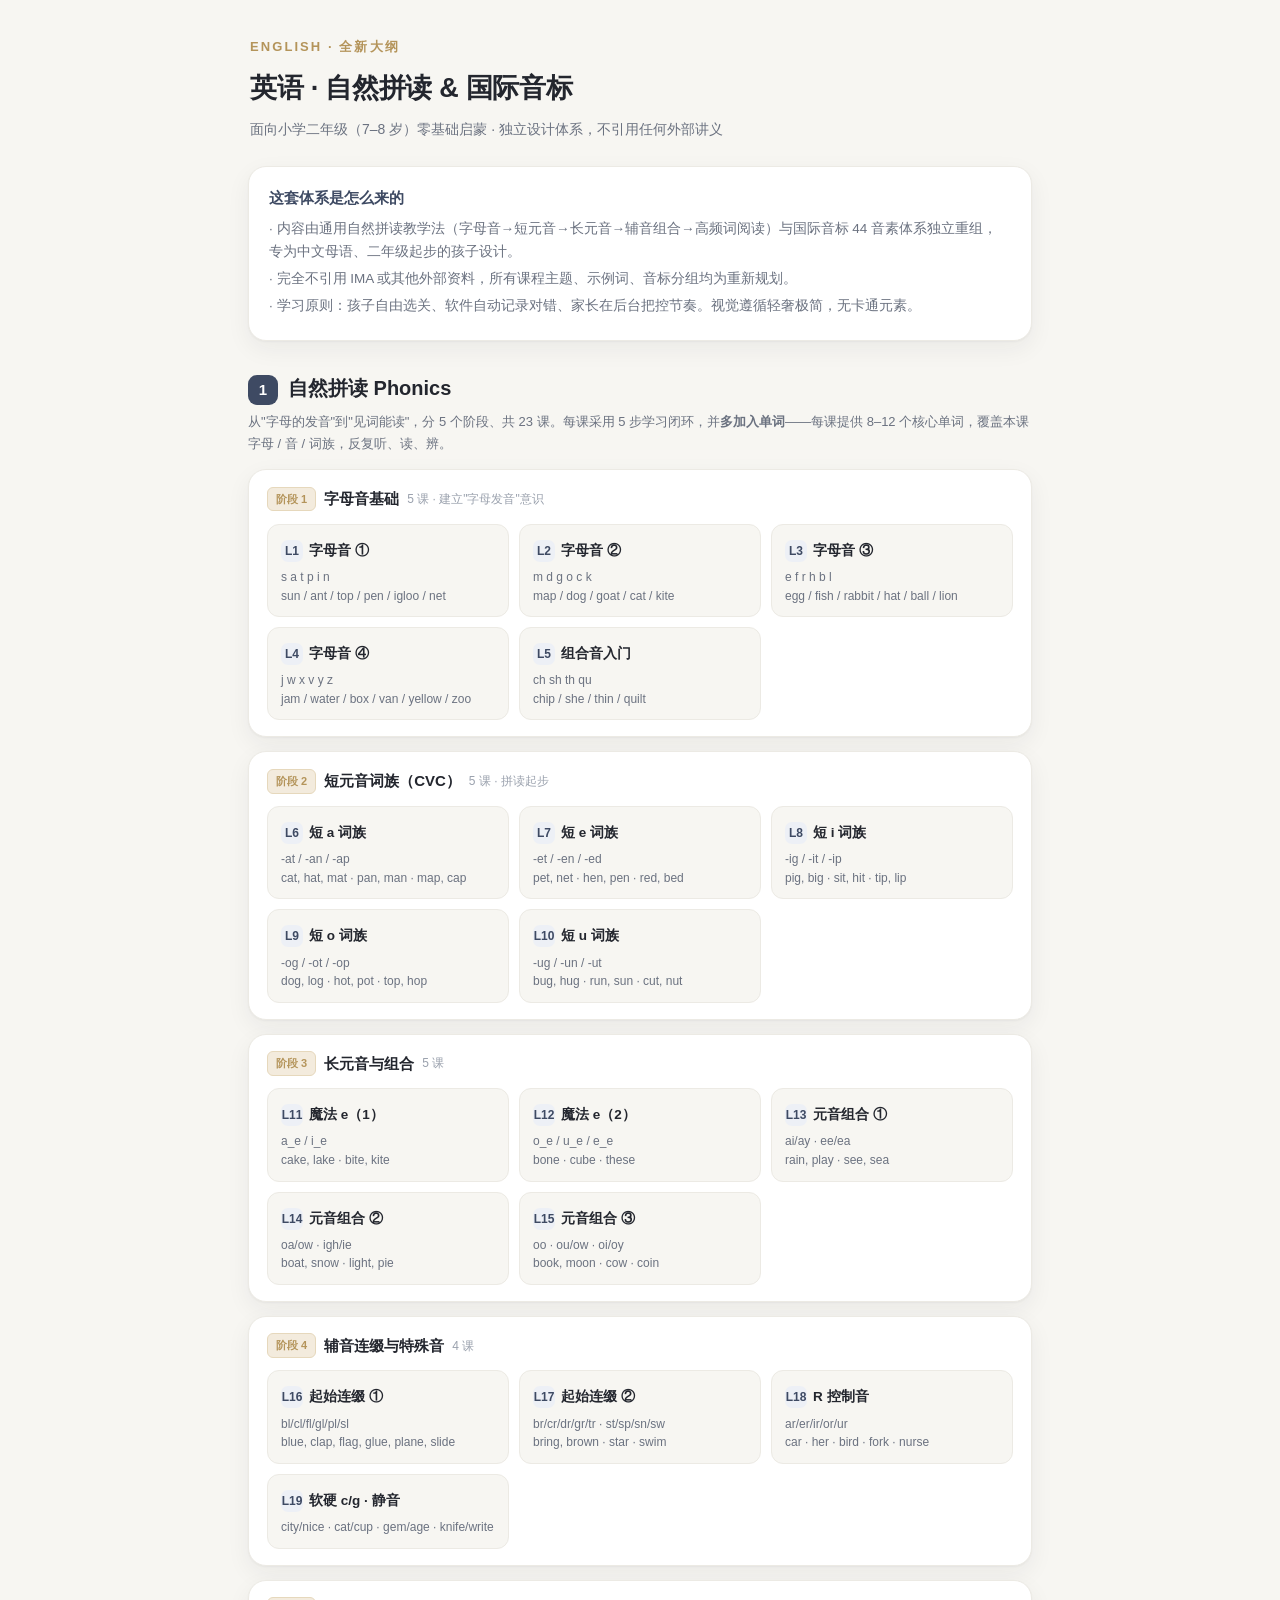
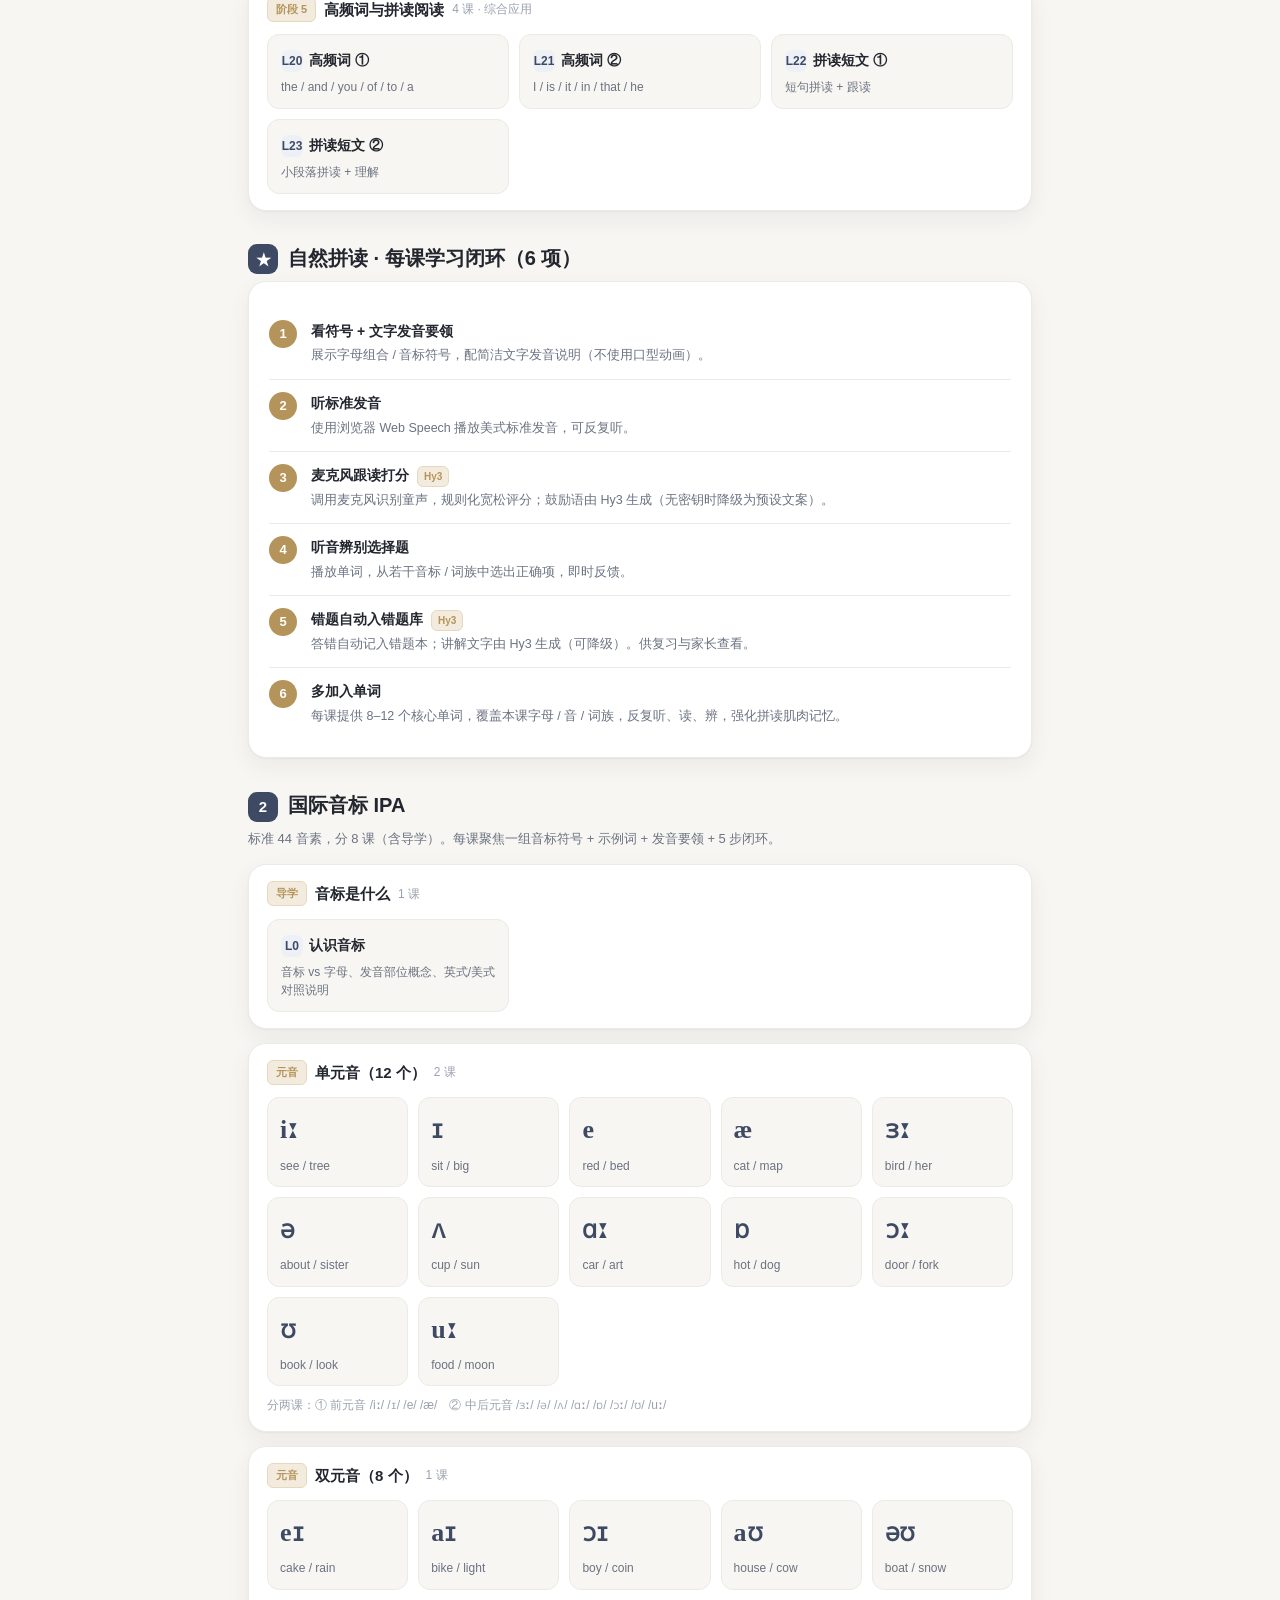
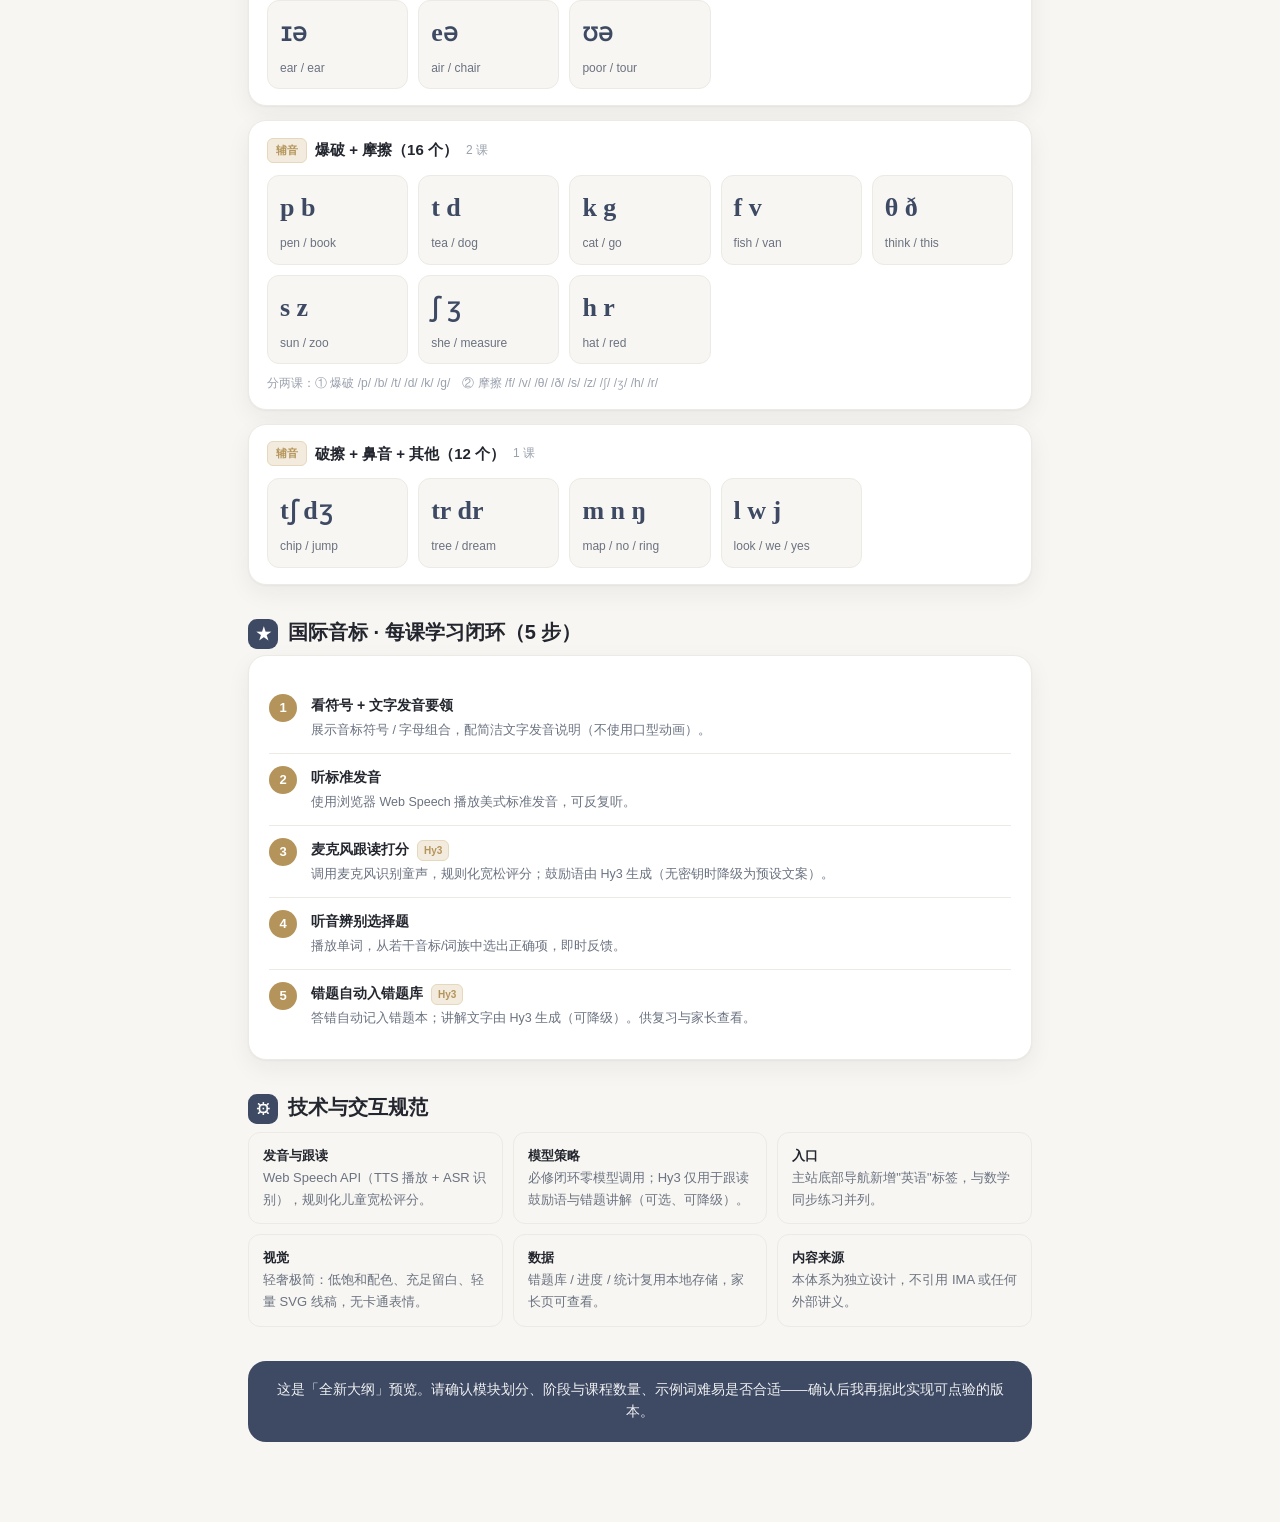
<file: 英语板块_新大纲.html>
<!doctype html>
<html lang="zh-CN">
<head>
<meta charset="utf-8">
<meta name="viewport" content="width=device-width,initial-scale=1,maximum-scale=1">
<title>英语 · 自然拼读 & 国际音标（新大纲）</title>
<style>
*{box-sizing:border-box;margin:0;padding:0;-webkit-tap-highlight-color:transparent}
:root{
  --ink:#23262E;--muted:#6B7280;--faint:#9AA1AD;
  --bg:#F7F6F2;--surface:#FFFFFF;--line:#ECEAE4;
  --primary:#3E4A63;--primary-soft:#EDF0F6;--primary-deep:#2C3548;
  --gold:#B4945A;--gold-soft:#F3EBDD;
  --ok:#5B8C6E;--radius:18px;--radius-sm:12px;
  --shadow:0 1px 2px rgba(35,38,46,.04),0 8px 24px rgba(35,38,46,.06);
}
body{font-family:-apple-system,"PingFang SC","Microsoft YaHei",Segoe UI,Roboto,sans-serif;background:var(--bg);color:var(--ink);line-height:1.7;-webkit-font-smoothing:antialiased}
.wrap{max-width:820px;margin:0 auto;padding:26px 18px 80px}
header.top{padding:10px 2px 4px}
.brand{font-size:13px;letter-spacing:.16em;color:var(--gold);font-weight:600;text-transform:uppercase}
.h1{font-size:27px;font-weight:800;margin-top:8px;letter-spacing:-.01em}
.sub{color:var(--muted);font-size:14px;margin-top:6px}
.note-card{background:var(--surface);border:1px solid var(--line);border-radius:var(--radius);padding:18px 20px;margin:20px 0;box-shadow:var(--shadow)}
.note-card h3{font-size:15px;font-weight:700;margin-bottom:8px;color:var(--primary)}
.note-card p{font-size:13.5px;color:var(--muted);margin:4px 0}
.module{margin:30px 0 8px}
.m-head{display:flex;align-items:baseline;gap:10px;margin-bottom:6px}
.m-no{display:inline-flex;align-items:center;justify-content:center;width:30px;height:30px;border-radius:9px;background:var(--primary);color:#fff;font-weight:800;font-size:15px}
.m-title{font-size:20px;font-weight:800}
.m-desc{font-size:13px;color:var(--muted);margin:2px 0 14px}
.stage{background:var(--surface);border:1px solid var(--line);border-radius:var(--radius);padding:16px 18px;margin:14px 0;box-shadow:var(--shadow)}
.stage-h{display:flex;align-items:center;gap:8px;margin-bottom:12px}
.stage-tag{font-size:11px;font-weight:700;color:var(--gold);background:var(--gold-soft);border:1px solid #E6D8BC;border-radius:6px;padding:2px 8px}
.stage-name{font-size:15px;font-weight:700}
.stage-sub{font-size:12px;color:var(--faint)}
.grid{display:grid;grid-template-columns:repeat(auto-fill,minmax(200px,1fr));gap:10px}
.lesson{background:var(--bg);border:1px solid var(--line);border-radius:var(--radius-sm);padding:11px 13px}
.l-no{display:inline-block;min-width:22px;height:22px;line-height:22px;text-align:center;border-radius:7px;background:var(--primary-soft);color:var(--primary);font-size:12px;font-weight:700;margin-right:6px}
.l-t{font-size:13.5px;font-weight:700}
.l-eg{font-size:12px;color:var(--muted);margin-top:5px;line-height:1.55}
.ipa-grid{display:grid;grid-template-columns:repeat(auto-fill,minmax(120px,1fr));gap:10px}
.ipa-cell{background:var(--bg);border:1px solid var(--line);border-radius:var(--radius-sm);padding:10px 12px}
.ipa-sym{font-size:26px;font-weight:700;color:var(--primary);font-family:"Times New Roman",Georgia,serif}
.ipa-eg{font-size:12px;color:var(--muted);margin-top:3px}
.flow{display:flex;flex-direction:column;gap:0;margin-top:8px}
.step{display:flex;gap:14px;padding:12px 0;border-bottom:1px solid var(--line)}
.step:last-child{border-bottom:none}
.step-no{flex:none;width:28px;height:28px;border-radius:50%;background:var(--gold);color:#fff;font-weight:700;font-size:13px;display:flex;align-items:center;justify-content:center}
.step-t{font-weight:700;font-size:14px}
.step-d{font-size:12.5px;color:var(--muted);margin-top:2px}
.hy3{display:inline-block;margin-left:8px;font-size:10px;font-weight:700;color:var(--gold);background:var(--gold-soft);border:1px solid #E6D8BC;border-radius:6px;padding:1px 6px;vertical-align:middle}
.tech{display:grid;grid-template-columns:repeat(auto-fill,minmax(220px,1fr));gap:10px;margin-top:8px}
.tech div{background:var(--bg);border:1px solid var(--line);border-radius:var(--radius-sm);padding:12px 14px;font-size:13px;color:var(--muted)}
.tech b{color:var(--ink)}
.footer{margin-top:34px;padding:18px 20px;background:var(--primary);color:#fff;border-radius:var(--radius);text-align:center}
.footer p{font-size:13.5px;opacity:.92}
</style>
</head>
<body>
<div class="wrap">
  <header class="top">
    <div class="brand">ENGLISH · 全新大纲</div>
    <div class="h1">英语 · 自然拼读 &amp; 国际音标</div>
    <div class="sub">面向小学二年级（7–8 岁）零基础启蒙 · 独立设计体系，不引用任何外部讲义</div>
  </header>

  <div class="note-card">
    <h3>这套体系是怎么来的</h3>
    <p>· 内容由通用自然拼读教学法（字母音→短元音→长元音→辅音组合→高频词阅读）与国际音标 44 音素体系独立重组，专为中文母语、二年级起步的孩子设计。</p>
    <p>· 完全不引用 IMA 或其他外部资料，所有课程主题、示例词、音标分组均为重新规划。</p>
    <p>· 学习原则：孩子自由选关、软件自动记录对错、家长在后台把控节奏。视觉遵循轻奢极简，无卡通元素。</p>
  </div>

  <!-- 模块一 -->
  <section class="module">
    <div class="m-head"><span class="m-no">1</span><span class="m-title">自然拼读 Phonics</span></div>
    <div class="m-desc">从"字母的发音"到"见词能读"，分 5 个阶段、共 23 课。每课采用 5 步学习闭环，并<b>多加入单词</b>——每课提供 8–12 个核心单词，覆盖本课字母 / 音 / 词族，反复听、读、辨。</div>

    <div class="stage">
      <div class="stage-h"><span class="stage-tag">阶段 1</span><span class="stage-name">字母音基础</span><span class="stage-sub">5 课 · 建立"字母发音"意识</span></div>
      <div class="grid">
        <div class="lesson"><span class="l-no">L1</span><span class="l-t">字母音 ①</span><div class="l-eg">s a t p i n<br>sun / ant / top / pen / igloo / net</div></div>
        <div class="lesson"><span class="l-no">L2</span><span class="l-t">字母音 ②</span><div class="l-eg">m d g o c k<br>map / dog / goat / cat / kite</div></div>
        <div class="lesson"><span class="l-no">L3</span><span class="l-t">字母音 ③</span><div class="l-eg">e f r h b l<br>egg / fish / rabbit / hat / ball / lion</div></div>
        <div class="lesson"><span class="l-no">L4</span><span class="l-t">字母音 ④</span><div class="l-eg">j w x v y z<br>jam / water / box / van / yellow / zoo</div></div>
        <div class="lesson"><span class="l-no">L5</span><span class="l-t">组合音入门</span><div class="l-eg">ch sh th qu<br>chip / she / thin / quilt</div></div>
      </div>
    </div>

    <div class="stage">
      <div class="stage-h"><span class="stage-tag">阶段 2</span><span class="stage-name">短元音词族（CVC）</span><span class="stage-sub">5 课 · 拼读起步</span></div>
      <div class="grid">
        <div class="lesson"><span class="l-no">L6</span><span class="l-t">短 a 词族</span><div class="l-eg">-at / -an / -ap<br>cat, hat, mat · pan, man · map, cap</div></div>
        <div class="lesson"><span class="l-no">L7</span><span class="l-t">短 e 词族</span><div class="l-eg">-et / -en / -ed<br>pet, net · hen, pen · red, bed</div></div>
        <div class="lesson"><span class="l-no">L8</span><span class="l-t">短 i 词族</span><div class="l-eg">-ig / -it / -ip<br>pig, big · sit, hit · tip, lip</div></div>
        <div class="lesson"><span class="l-no">L9</span><span class="l-t">短 o 词族</span><div class="l-eg">-og / -ot / -op<br>dog, log · hot, pot · top, hop</div></div>
        <div class="lesson"><span class="l-no">L10</span><span class="l-t">短 u 词族</span><div class="l-eg">-ug / -un / -ut<br>bug, hug · run, sun · cut, nut</div></div>
      </div>
    </div>

    <div class="stage">
      <div class="stage-h"><span class="stage-tag">阶段 3</span><span class="stage-name">长元音与组合</span><span class="stage-sub">5 课</span></div>
      <div class="grid">
        <div class="lesson"><span class="l-no">L11</span><span class="l-t">魔法 e（1）</span><div class="l-eg">a_e / i_e<br>cake, lake · bite, kite</div></div>
        <div class="lesson"><span class="l-no">L12</span><span class="l-t">魔法 e（2）</span><div class="l-eg">o_e / u_e / e_e<br>bone · cube · these</div></div>
        <div class="lesson"><span class="l-no">L13</span><span class="l-t">元音组合 ①</span><div class="l-eg">ai/ay · ee/ea<br>rain, play · see, sea</div></div>
        <div class="lesson"><span class="l-no">L14</span><span class="l-t">元音组合 ②</span><div class="l-eg">oa/ow · igh/ie<br>boat, snow · light, pie</div></div>
        <div class="lesson"><span class="l-no">L15</span><span class="l-t">元音组合 ③</span><div class="l-eg">oo · ou/ow · oi/oy<br>book, moon · cow · coin</div></div>
      </div>
    </div>

    <div class="stage">
      <div class="stage-h"><span class="stage-tag">阶段 4</span><span class="stage-name">辅音连缀与特殊音</span><span class="stage-sub">4 课</span></div>
      <div class="grid">
        <div class="lesson"><span class="l-no">L16</span><span class="l-t">起始连缀 ①</span><div class="l-eg">bl/cl/fl/gl/pl/sl<br>blue, clap, flag, glue, plane, slide</div></div>
        <div class="lesson"><span class="l-no">L17</span><span class="l-t">起始连缀 ②</span><div class="l-eg">br/cr/dr/gr/tr · st/sp/sn/sw<br>bring, brown · star · swim</div></div>
        <div class="lesson"><span class="l-no">L18</span><span class="l-t">R 控制音</span><div class="l-eg">ar/er/ir/or/ur<br>car · her · bird · fork · nurse</div></div>
        <div class="lesson"><span class="l-no">L19</span><span class="l-t">软硬 c/g · 静音</span><div class="l-eg">city/nice · cat/cup · gem/age · knife/write</div></div>
      </div>
    </div>

    <div class="stage">
      <div class="stage-h"><span class="stage-tag">阶段 5</span><span class="stage-name">高频词与拼读阅读</span><span class="stage-sub">4 课 · 综合应用</span></div>
      <div class="grid">
        <div class="lesson"><span class="l-no">L20</span><span class="l-t">高频词 ①</span><div class="l-eg">the / and / you / of / to / a</div></div>
        <div class="lesson"><span class="l-no">L21</span><span class="l-t">高频词 ②</span><div class="l-eg">I / is / it / in / that / he</div></div>
        <div class="lesson"><span class="l-no">L22</span><span class="l-t">拼读短文 ①</span><div class="l-eg">短句拼读 + 跟读</div></div>
        <div class="lesson"><span class="l-no">L23</span><span class="l-t">拼读短文 ②</span><div class="l-eg">小段落拼读 + 理解</div></div>
      </div>
    </div>
  </section>

  <!-- 自然拼读每课学习闭环 -->
  <section class="module">
    <div class="m-head"><span class="m-no">★</span><span class="m-title">自然拼读 · 每课学习闭环（6 项）</span></div>
    <div class="note-card" style="margin-top:6px">
      <div class="flow">
        <div class="step"><div class="step-no">1</div><div><div class="step-t">看符号 + 文字发音要领</div><div class="step-d">展示字母组合 / 音标符号，配简洁文字发音说明（不使用口型动画）。</div></div></div>
        <div class="step"><div class="step-no">2</div><div><div class="step-t">听标准发音</div><div class="step-d">使用浏览器 Web Speech 播放美式标准发音，可反复听。</div></div></div>
        <div class="step"><div class="step-no">3</div><div><div class="step-t">麦克风跟读打分<span class="hy3">Hy3</span></div><div class="step-d">调用麦克风识别童声，规则化宽松评分；鼓励语由 Hy3 生成（无密钥时降级为预设文案）。</div></div></div>
        <div class="step"><div class="step-no">4</div><div><div class="step-t">听音辨别选择题</div><div class="step-d">播放单词，从若干音标 / 词族中选出正确项，即时反馈。</div></div></div>
        <div class="step"><div class="step-no">5</div><div><div class="step-t">错题自动入错题库<span class="hy3">Hy3</span></div><div class="step-d">答错自动记入错题本；讲解文字由 Hy3 生成（可降级）。供复习与家长查看。</div></div></div>
        <div class="step"><div class="step-no">6</div><div><div class="step-t">多加入单词</div><div class="step-d">每课提供 8–12 个核心单词，覆盖本课字母 / 音 / 词族，反复听、读、辨，强化拼读肌肉记忆。</div></div></div>
      </div>
    </div>
  </section>

  <!-- 模块二 -->
  <section class="module">
    <div class="m-head"><span class="m-no">2</span><span class="m-title">国际音标 IPA</span></div>
    <div class="m-desc">标准 44 音素，分 8 课（含导学）。每课聚焦一组音标符号 + 示例词 + 发音要领 + 5 步闭环。</div>

    <div class="stage">
      <div class="stage-h"><span class="stage-tag">导学</span><span class="stage-name">音标是什么</span><span class="stage-sub">1 课</span></div>
      <div class="grid">
        <div class="lesson"><span class="l-no">L0</span><span class="l-t">认识音标</span><div class="l-eg">音标 vs 字母、发音部位概念、英式/美式对照说明</div></div>
      </div>
    </div>

    <div class="stage">
      <div class="stage-h"><span class="stage-tag">元音</span><span class="stage-name">单元音（12 个）</span><span class="stage-sub">2 课</span></div>
      <div class="ipa-grid">
        <div class="ipa-cell"><div class="ipa-sym">iː</div><div class="ipa-eg">see / tree</div></div>
        <div class="ipa-cell"><div class="ipa-sym">ɪ</div><div class="ipa-eg">sit / big</div></div>
        <div class="ipa-cell"><div class="ipa-sym">e</div><div class="ipa-eg">red / bed</div></div>
        <div class="ipa-cell"><div class="ipa-sym">æ</div><div class="ipa-eg">cat / map</div></div>
        <div class="ipa-cell"><div class="ipa-sym">ɜː</div><div class="ipa-eg">bird / her</div></div>
        <div class="ipa-cell"><div class="ipa-sym">ə</div><div class="ipa-eg">about / sister</div></div>
        <div class="ipa-cell"><div class="ipa-sym">ʌ</div><div class="ipa-eg">cup / sun</div></div>
        <div class="ipa-cell"><div class="ipa-sym">ɑː</div><div class="ipa-eg">car / art</div></div>
        <div class="ipa-cell"><div class="ipa-sym">ɒ</div><div class="ipa-eg">hot / dog</div></div>
        <div class="ipa-cell"><div class="ipa-sym">ɔː</div><div class="ipa-eg">door / fork</div></div>
        <div class="ipa-cell"><div class="ipa-sym">ʊ</div><div class="ipa-eg">book / look</div></div>
        <div class="ipa-cell"><div class="ipa-sym">uː</div><div class="ipa-eg">food / moon</div></div>
      </div>
      <div class="l-eg" style="margin-top:10px;color:var(--faint)">分两课：① 前元音 /iː/ /ɪ/ /e/ /æ/　② 中后元音 /ɜː/ /ə/ /ʌ/ /ɑː/ /ɒ/ /ɔː/ /ʊ/ /uː/</div>
    </div>

    <div class="stage">
      <div class="stage-h"><span class="stage-tag">元音</span><span class="stage-name">双元音（8 个）</span><span class="stage-sub">1 课</span></div>
      <div class="ipa-grid">
        <div class="ipa-cell"><div class="ipa-sym">eɪ</div><div class="ipa-eg">cake / rain</div></div>
        <div class="ipa-cell"><div class="ipa-sym">aɪ</div><div class="ipa-eg">bike / light</div></div>
        <div class="ipa-cell"><div class="ipa-sym">ɔɪ</div><div class="ipa-eg">boy / coin</div></div>
        <div class="ipa-cell"><div class="ipa-sym">aʊ</div><div class="ipa-eg">house / cow</div></div>
        <div class="ipa-cell"><div class="ipa-sym">əʊ</div><div class="ipa-eg">boat / snow</div></div>
        <div class="ipa-cell"><div class="ipa-sym">ɪə</div><div class="ipa-eg">ear / ear</div></div>
        <div class="ipa-cell"><div class="ipa-sym">eə</div><div class="ipa-eg">air / chair</div></div>
        <div class="ipa-cell"><div class="ipa-sym">ʊə</div><div class="ipa-eg">poor / tour</div></div>
      </div>
    </div>

    <div class="stage">
      <div class="stage-h"><span class="stage-tag">辅音</span><span class="stage-name">爆破 + 摩擦（16 个）</span><span class="stage-sub">2 课</span></div>
      <div class="ipa-grid">
        <div class="ipa-cell"><div class="ipa-sym">p b</div><div class="ipa-eg">pen / book</div></div>
        <div class="ipa-cell"><div class="ipa-sym">t d</div><div class="ipa-eg">tea / dog</div></div>
        <div class="ipa-cell"><div class="ipa-sym">k g</div><div class="ipa-eg">cat / go</div></div>
        <div class="ipa-cell"><div class="ipa-sym">f v</div><div class="ipa-eg">fish / van</div></div>
        <div class="ipa-cell"><div class="ipa-sym">θ ð</div><div class="ipa-eg">think / this</div></div>
        <div class="ipa-cell"><div class="ipa-sym">s z</div><div class="ipa-eg">sun / zoo</div></div>
        <div class="ipa-cell"><div class="ipa-sym">ʃ ʒ</div><div class="ipa-eg">she / measure</div></div>
        <div class="ipa-cell"><div class="ipa-sym">h r</div><div class="ipa-eg">hat / red</div></div>
      </div>
      <div class="l-eg" style="margin-top:10px;color:var(--faint)">分两课：① 爆破 /p/ /b/ /t/ /d/ /k/ /g/　② 摩擦 /f/ /v/ /θ/ /ð/ /s/ /z/ /ʃ/ /ʒ/ /h/ /r/</div>
    </div>

    <div class="stage">
      <div class="stage-h"><span class="stage-tag">辅音</span><span class="stage-name">破擦 + 鼻音 + 其他（12 个）</span><span class="stage-sub">1 课</span></div>
      <div class="ipa-grid">
        <div class="ipa-cell"><div class="ipa-sym">tʃ dʒ</div><div class="ipa-eg">chip / jump</div></div>
        <div class="ipa-cell"><div class="ipa-sym">tr dr</div><div class="ipa-eg">tree / dream</div></div>
        <div class="ipa-cell"><div class="ipa-sym">m n ŋ</div><div class="ipa-eg">map / no / ring</div></div>
        <div class="ipa-cell"><div class="ipa-sym">l w j</div><div class="ipa-eg">look / we / yes</div></div>
      </div>
    </div>
  </section>

  <!-- 学习闭环 -->
  <section class="module">
    <div class="m-head"><span class="m-no">★</span><span class="m-title">国际音标 · 每课学习闭环（5 步）</span></div>
    <div class="note-card" style="margin-top:6px">
      <div class="flow">
        <div class="step"><div class="step-no">1</div><div><div class="step-t">看符号 + 文字发音要领</div><div class="step-d">展示音标符号 / 字母组合，配简洁文字发音说明（不使用口型动画）。</div></div></div>
        <div class="step"><div class="step-no">2</div><div><div class="step-t">听标准发音</div><div class="step-d">使用浏览器 Web Speech 播放美式标准发音，可反复听。</div></div></div>
        <div class="step"><div class="step-no">3</div><div><div class="step-t">麦克风跟读打分<span class="hy3">Hy3</span></div><div class="step-d">调用麦克风识别童声，规则化宽松评分；鼓励语由 Hy3 生成（无密钥时降级为预设文案）。</div></div></div>
        <div class="step"><div class="step-no">4</div><div><div class="step-t">听音辨别选择题</div><div class="step-d">播放单词，从若干音标/词族中选出正确项，即时反馈。</div></div></div>
        <div class="step"><div class="step-no">5</div><div><div class="step-t">错题自动入错题库<span class="hy3">Hy3</span></div><div class="step-d">答错自动记入错题本；讲解文字由 Hy3 生成（可降级）。供复习与家长查看。</div></div></div>
      </div>
    </div>
  </section>

  <!-- 技术与交互 -->
  <section class="module">
    <div class="m-head"><span class="m-no">⚙</span><span class="m-title">技术与交互规范</span></div>
    <div class="tech">
      <div><b>发音与跟读</b><br>Web Speech API（TTS 播放 + ASR 识别），规则化儿童宽松评分。</div>
      <div><b>模型策略</b><br>必修闭环零模型调用；Hy3 仅用于跟读鼓励语与错题讲解（可选、可降级）。</div>
      <div><b>入口</b><br>主站底部导航新增"英语"标签，与数学同步练习并列。</div>
      <div><b>视觉</b><br>轻奢极简：低饱和配色、充足留白、轻量 SVG 线稿，无卡通表情。</div>
      <div><b>数据</b><br>错题库 / 进度 / 统计复用本地存储，家长页可查看。</div>
      <div><b>内容来源</b><br>本体系为独立设计，不引用 IMA 或任何外部讲义。</div>
    </div>
  </section>

  <div class="footer">
    <p>这是「全新大纲」预览。请确认模块划分、阶段与课程数量、示例词难易是否合适——确认后我再据此实现可点验的版本。</p>
  </div>
</div>
</body>
</html>
</file>
<file: css/pc.css>
/* ======================================================================
   吕泳冀学习站 · 电脑端工作台  (pc.html)
   设计语言：精致深色品牌侧栏 + 明亮内容区 + 科目彩色 hero 横幅
   色彩 DNA：黛蓝 #3E4A63 · 香槟金 #B4945A · 米白 #F7F6F2
            科目色 数学=黛蓝金 / 语文=黛红橙 / 英语=湖蓝青 / 家长=黛蓝灰
   适配：桌面 ≥1024px 完整布局；<1024px 显示「请在电脑端打开」
   规范：8px 间距网格 · 大圆角 · 柔和阴影 · 充足留白
   ====================================================================== */

/* ---------- 设计令牌 ---------- */
:root {
  /* 品牌色 */
  --primary:      #3E4A63;   /* 黛蓝 · 标题/主按钮 */
  --primary-600:  #48546E;
  --primary-700:  #333D54;
  --primary-50:   #F0F2F6;
  --primary-100:  #E1E5ED;
  --gold:         #B4945A;   /* 香槟金 · 强调/装饰/分数 */
  --gold-600:     #A6844C;
  --gold-50:      #FAF6EF;
  --gold-100:     #F3EAD8;
  --accent:       #C2554F;   /* 红 · 错误/薄弱 */
  --accent-50:    #FDF2F1;
  --accent-100:   #F5DEDA;
  --success:      #4E8C6E;   /* 绿 · 正确/达标 */
  --success-50:   #EEF5F1;
  --success-100:  #D3E5DA;
  --warning:      #C08A3E;
  --warning-50:   #FBF5EC;

  /* 中性色（明亮内容区） */
  --bg:       #F7F6F2;       /* 页面背景 · 暖米白 */
  --bg-2:     #F1EFEA;
  --surface:  #FFFFFF;
  --surface-2:#FCFBF9;
  --ink:      #1E2330;
  --ink-2:    #4A5160;
  --ink-3:    #8A909C;
  --line:     #EBE8E0;
  --line-2:   #E0DCD3;

  /* 圆角 */
  --radius-xl: 22px;
  --radius-lg: 18px;
  --radius:    14px;
  --radius-sm: 10px;
  --radius-xs: 8px;

  /* 阴影 */
  --shadow-1: 0 1px 3px rgba(30,35,48,.05), 0 10px 24px rgba(30,35,48,.06);
  --shadow-2: 0 14px 36px rgba(30,35,48,.10);
  --shadow-3: 0 24px 60px rgba(30,35,48,.14);
  --ring:     0 0 0 3px rgba(62,74,99,.14);

  /* 字体 */
  --font: -apple-system, BlinkMacSystemFont, "Segoe UI", "PingFang SC",
          "Hiragino Sans GB", "Microsoft YaHei", "Noto Sans SC", sans-serif;

  --sidebar-w: 256px;
}

/* ---------- 基础重置 ---------- */
* { margin: 0; padding: 0; box-sizing: border-box; -webkit-tap-highlight-color: transparent; }
html, body { height: 100%; }
body {
  font-family: var(--font);
  background:
    radial-gradient(130% 70% at 0% 0%, rgba(180,148,90,.12), transparent 52%),
    radial-gradient(120% 80% at 100% 0%, rgba(62,74,99,.07), transparent 55%),
    var(--bg);
  color: var(--ink);
  line-height: 1.65;
  font-size: 14px;
  -webkit-font-smoothing: antialiased;
  text-rendering: optimizeLegibility;
}
::selection { background: var(--gold-100); color: var(--primary-700); }
button { font-family: inherit; font-size: inherit; cursor: pointer; }
button:focus-visible, input:focus-visible { outline: none; box-shadow: var(--ring); border-radius: var(--radius-sm); }
a { color: inherit; }

/* ---------- 窄屏提示 ---------- */
.pc-narrow { display: none; }
@media (max-width: 1023px) {
  .pc-app { display: none !important; }
  .pc-narrow {
    display: flex; align-items: center; justify-content: center;
    min-height: 100vh; padding: 24px;
    background: radial-gradient(120% 60% at 50% 0%, rgba(180,148,90,.22), transparent 60%), #2D3650;
  }
  .pc-narrow-box { text-align: center; color: #C7CFE0; max-width: 320px; }
  .pc-narrow-logo {
    width: 72px; height: 72px; border-radius: 22px;
    background: linear-gradient(135deg, #B4945A, #E0C089); color: #fff;
    font-size: 32px; font-weight: 700; display: flex; align-items: center; justify-content: center;
    margin: 0 auto 22px; box-shadow: var(--shadow-3);
  }
  .pc-narrow-box h2 { font-size: 22px; color: #fff; margin-bottom: 10px; font-weight: 700; }
  .pc-narrow-box p { font-size: 14px; line-height: 1.8; }
}

/* ---------- 整体布局 ---------- */
.pc-app { display: flex; min-height: 100vh; }

/* ---------- 侧边栏（深色墨蓝渐变 · 精致） ---------- */
.pc-sidebar {
  width: var(--sidebar-w); flex-shrink: 0;
  background: linear-gradient(180deg, #2E3852 0%, #39435E 52%, #283049 100%);
  color: #C9D0E0;
  border-right: 1px solid rgba(255,255,255,.06);
  position: sticky; top: 0; height: 100vh;
  display: flex; flex-direction: column; padding: 22px 15px 18px;
  box-shadow: 5px 0 26px rgba(28,34,54,.20);
}
.pc-sidebar-accent {
  position: absolute; top: 0; left: 0; right: 0; height: 3px;
  background: linear-gradient(90deg, #B4945A 0%, #E6CFA0 50%, #B4945A 100%);
}
.pc-brand { display: flex; align-items: center; gap: 13px; margin: 4px 0 22px 4px; }
.pc-brand-logo {
  width: 48px; height: 48px; border-radius: 14px;
  background: linear-gradient(135deg, #B4945A 0%, #E2C28C 100%); color: #fff;
  font-size: 24px; font-weight: 700; display: flex; align-items: center; justify-content: center;
  box-shadow: 0 8px 20px rgba(180,148,90,.38);
}
.pc-brand-name { font-size: 16px; font-weight: 700; letter-spacing: .5px; color: #F4F6FA; }
.pc-brand-sub { font-size: 11.5px; color: #C9A86A; letter-spacing: .6px; font-weight: 600; margin-top: 1px; }

.pc-role-toggle {
  display: flex; background: rgba(255,255,255,.07); border-radius: 12px; padding: 4px;
  margin: 0 0 16px; position: relative;
}
.pc-role-toggle button {
  flex: 1; border: none; background: transparent; color: #AEB7CC; font-size: 13.5px;
  padding: 9px 0; border-radius: 9px; transition: all .2s; font-weight: 500;
}
.pc-role-toggle button:hover { color: #fff; }
.pc-role-toggle button.active {
  background: linear-gradient(135deg, #B4945A 0%, #D8B97E 100%); color: #fff; font-weight: 600;
  box-shadow: 0 4px 12px rgba(180,148,90,.42);
}

.pc-nav { flex: 1; overflow-y: auto; padding: 4px 2px; }
.pc-nav::-webkit-scrollbar { width: 5px; }
.pc-nav::-webkit-scrollbar-thumb { background: rgba(255,255,255,.12); border-radius: 6px; }
.pc-nav-group-label {
  /* v96：#808AA0 对深色侧栏仅 2.83:1（11px 小字几乎看不见）→ #B7C0D2(5.37:1)，与菜单项一致 */
  font-size: 11px; color: #B7C0D2; padding: 16px 12px 8px; letter-spacing: 1.5px; font-weight: 600;
}
.pc-nav-item {
  display: flex; align-items: center; gap: 12px; width: 100%; text-align: left;
  border: none; background: transparent; color: #B7C0D2; font-size: 14px; font-weight: 500;
  padding: 11px 12px; border-radius: 11px; margin-bottom: 3px; transition: all .15s;
}
.pc-nav-item:hover { background: rgba(255,255,255,.08); color: #fff; }
.pc-nav-item.active {
  background: rgba(180,148,90,.16); color: #fff; font-weight: 600;
  box-shadow: inset 3px 0 0 #B4945A;
}
.pc-nav-item.active .pc-nav-icon { color: #E6CFA0; }
.pc-nav-icon { width: 20px; height: 20px; flex-shrink: 0; color: #B7C0D2; transition: color .15s; }  /* v96：#808AA0(2.83:1) → #B7C0D2(5.37:1) */

.pc-side-foot {
  font-size: 11px; color: #AEB7CC; padding-top: 14px; margin-top: 6px;   /* v96：#79839A(2.58:1) → #AEB7CC(4.88:1) */
  border-top: 1px solid rgba(255,255,255,.08); line-height: 1.7;
}
.pc-foot-id { color: #AEB7CC; word-break: break-all; }

/* ---------- 主区 ---------- */
.pc-main { flex: 1; min-width: 0; display: flex; flex-direction: column; }
.pc-topbar {
  height: 68px; background: rgba(255,255,255,.82);
  -webkit-backdrop-filter: saturate(160%) blur(12px); backdrop-filter: saturate(160%) blur(12px);
  border-bottom: 1px solid var(--line);
  display: flex; align-items: center; justify-content: space-between; padding: 0 36px;
  position: sticky; top: 0; z-index: 20;
}
.pc-crumb { font-size: 16px; font-weight: 700; color: var(--primary); display: flex; align-items: center; gap: 10px; }
.pc-crumb::before { content: ""; width: 9px; height: 9px; border-radius: 50%; background: var(--gold); box-shadow: 0 0 0 4px var(--gold-50); }
.pc-top-actions { display: flex; align-items: center; gap: 12px; }

.pc-sync-chip {
  font-size: 12px; color: var(--success); background: var(--success-50); border: 1px solid var(--success-100);
  border-radius: 20px; padding: 6px 14px; font-weight: 600;
}
.pc-sync-chip.loading { color: var(--warning); background: var(--warning-50); border-color: #EAD4B8; }
.pc-sync-chip.err { color: var(--accent); background: var(--accent-50); border-color: var(--accent-100); }

.pc-btn {
  border: 1px solid var(--line-2); background: var(--surface); color: var(--ink-2); font-size: 13px; font-weight: 500;
  padding: 9px 18px; min-height: 48px; border-radius: var(--radius-sm); transition: all .15s; white-space: nowrap;
}
.pc-btn:hover { border-color: var(--primary-100); color: var(--primary); box-shadow: var(--shadow-1); transform: translateY(-1px); }
.pc-btn:active { transform: translateY(0); }
.pc-btn.gold { background: linear-gradient(135deg, #B4945A 0%, #C9A86A 100%); border-color: var(--gold); color: #fff; font-weight: 600; }
.pc-btn.gold:hover { box-shadow: 0 8px 18px rgba(166,132,76,.38); }
.pc-btn.primary { background: var(--primary); border-color: var(--primary); color: #fff; font-weight: 600; }
.pc-btn.primary:hover { background: var(--primary-700); box-shadow: 0 8px 18px rgba(44,53,74,.28); }
.pc-btn.ghost { background: transparent; border-color: transparent; color: var(--ink-3); }
.pc-btn.ghost:hover { background: var(--bg-2); color: var(--primary); border-color: var(--line); }

.pc-content { padding: 30px 36px 40px; max-width: 1240px; width: 100%; margin: 0 auto; }

/* ---------- 页面 hero 横幅（按科目/角色着色） ---------- */
.pc-page-hero {
  position: relative; overflow: hidden; border-radius: var(--radius-lg);
  padding: 24px 28px; margin-bottom: 26px; color: #fff;
  display: flex; align-items: center; justify-content: space-between; gap: 20px;
  box-shadow: var(--shadow-2);
}
.pc-page-hero::after {
  content: ""; position: absolute; right: -50px; top: -60px; width: 220px; height: 220px; border-radius: 50%;
  background: radial-gradient(circle, rgba(255,255,255,.20), transparent 70%);
}
.pc-page-hero::before {
  content: ""; position: absolute; left: -40px; bottom: -70px; width: 180px; height: 180px; border-radius: 50%;
  background: radial-gradient(circle, rgba(255,255,255,.10), transparent 70%);
}
.pc-page-hero .ph-title { font-size: 21px; font-weight: 700; letter-spacing: .5px; position: relative; }
.pc-page-hero .ph-sub { font-size: 13px; opacity: .92; margin-top: 7px; max-width: 660px; position: relative; line-height: 1.7; }
.pc-page-hero .ph-badge {
  flex-shrink: 0; font-size: 12.5px; font-weight: 600; background: rgba(255,255,255,.18);
  padding: 7px 16px; border-radius: 20px; border: 1px solid rgba(255,255,255,.25); position: relative;
}
.pc-hero-math     { background: linear-gradient(120deg, #3E4A63 0%, #5A5474 48%, #B4945A 100%); }
.pc-hero-chinese  { background: linear-gradient(120deg, #B14A45 0%, #C97A4E 100%); }
.pc-hero-english  { background: linear-gradient(120deg, #2C6C8C 0%, #4FA3BC 100%); }
.pc-hero-parent   { background: linear-gradient(120deg, #3E4A63 0%, #5C6A8C 100%); }

/* ---------- 通用卡片 ---------- */
.pc-card {
  background: var(--surface); border: 1px solid var(--line); border-radius: var(--radius-lg);
  padding: 24px; box-shadow: var(--shadow-1); position: relative; transition: box-shadow .2s, transform .2s;
}
.pc-card:hover { box-shadow: var(--shadow-2); transform: translateY(-1px); }
.pc-card h3 {
  font-size: 16px; font-weight: 700; margin-bottom: 18px; color: var(--primary);
  display: flex; align-items: center; gap: 10px;
}
.pc-card h3::before { content: ""; width: 5px; height: 20px; background: linear-gradient(180deg, #B4945A, #C9A86A); border-radius: 4px; }
.pc-section-title { font-size: 13px; font-weight: 700; color: var(--ink-3); margin: 30px 0 16px; letter-spacing: 1px; }
.pc-section-title:first-child { margin-top: 0; }

.pc-grid { display: grid; gap: 20px; }
.pc-metrics { grid-template-columns: repeat(4, 1fr); }
.pc-two { grid-template-columns: 1fr 1fr; }

/* ---------- 指标卡 ---------- */
.pc-metric { overflow: hidden; padding-left: 22px; }
.pc-metric::before { content: ""; position: absolute; left: 0; top: 0; width: 5px; height: 100%; background: var(--primary); }
.pc-metric.c-blue::before { background: var(--primary); }
.pc-metric.c-green::before { background: var(--success); }
.pc-metric.c-red::before { background: var(--accent); }
.pc-metric.c-gold::before { background: var(--gold); }
.pc-metric .m-label { font-size: 13px; color: var(--ink-3); font-weight: 500; }
.pc-metric .m-num { font-size: 34px; font-weight: 800; line-height: 1.1; margin-top: 8px; letter-spacing: -1px; color: var(--ink); }
.pc-metric.c-blue .m-num { color: var(--primary); }
.pc-metric.c-green .m-num { color: var(--success); }
.pc-metric.c-red .m-num { color: var(--accent); }
.pc-metric.c-gold .m-num { color: var(--gold-600); }

/* ---------- 年级 / 单元 网格 ---------- */
.pc-grade-grid { display: grid; grid-template-columns: repeat(6, 1fr); gap: 16px; }
.pc-grade {
  background: var(--surface); border: 1px solid var(--line); border-radius: var(--radius);
  padding: 26px 0; text-align: center; font-size: 17px; font-weight: 600; color: var(--primary);
  transition: all .2s; box-shadow: var(--shadow-1); cursor: pointer;
}
.pc-grade:hover { transform: translateY(-4px); box-shadow: var(--shadow-2); border-color: var(--gold); color: var(--gold-600); }

.pc-unit-list { display: grid; grid-template-columns: repeat(3, 1fr); gap: 16px; }
.pc-unit {
  background: var(--surface); border: 1px solid var(--line); border-left: 3px solid var(--gold);
  border-radius: var(--radius); padding: 18px; transition: all .2s; box-shadow: var(--shadow-1); cursor: pointer;
}
.pc-unit:hover { transform: translateY(-3px); box-shadow: var(--shadow-2); border-color: var(--gold); }
.pc-unit .u-name { font-size: 15px; font-weight: 600; color: var(--ink); }
.pc-unit .u-meta { font-size: 12px; color: var(--ink-3); margin-top: 6px; }
.pc-unit .u-tag {
  display: inline-block; font-size: 11px; color: var(--accent); background: var(--accent-50);
  border: 1px solid var(--accent-100); border-radius: 10px; padding: 2px 9px; margin-top: 10px; font-weight: 600;
}

/* ---------- 顶栏小控件 ---------- */
.pc-seg { display: inline-flex; background: var(--bg-2); border-radius: 12px; padding: 3px; gap: 3px; }
.pc-seg button {
  border: none; background: transparent; color: var(--ink-2); font-size: 13px; font-weight: 500;
  padding: 8px 18px; border-radius: 9px; transition: all .15s;
}
.pc-seg button:hover { color: var(--primary); }
.pc-seg button.active { background: var(--surface); color: var(--primary); font-weight: 600; box-shadow: var(--shadow-1); }

.pc-row { display: flex; align-items: center; gap: 14px; flex-wrap: wrap; margin-bottom: 20px; }
.pc-row .lab { font-size: 13px; color: var(--ink-2); font-weight: 500; }

/* ---------- 趋势 / 正确率 ---------- */
.pc-trend-svg { width: 100%; height: auto; display: block; }
.pc-bar-row { display: flex; align-items: center; gap: 14px; margin-bottom: 12px; font-size: 13px; }
.pc-bar-row .bl { width: 110px; color: var(--ink-2); flex-shrink: 0; overflow: hidden; text-overflow: ellipsis; white-space: nowrap; font-weight: 500; }
.pc-bar-track { flex: 1; height: 10px; background: var(--bg-2); border-radius: 6px; overflow: hidden; }
.pc-bar-fill { height: 100%; border-radius: 6px; transition: width .5s ease; }
/* v82：正确率三档填充色（原为 js/pc.js 模板串里的三元表达式拼进 style） */
.bar-hi { background: #4E8C6E; } .bar-mid { background: #B4945A; } .bar-lo { background: #C2554F; }
.pc-bar-val { width: 48px; text-align: right; color: var(--ink); flex-shrink: 0; font-weight: 700; }

.pc-chip {
  display: inline-block; font-size: 12px; color: var(--accent); background: var(--accent-50);
  border: 1px solid var(--accent-100); border-radius: 14px; padding: 5px 13px; margin: 0 8px 8px 0; font-weight: 500;
}
.pc-chip.ok { color: var(--success); background: var(--success-50); border-color: var(--success-100); }

/* ---------- 最近练习 / 错题列表 ---------- */
.pc-list { display: flex; flex-direction: column; }
.pc-list-row {
  display: flex; align-items: center; justify-content: space-between; padding: 15px 8px;
  border-bottom: 1px solid var(--line); font-size: 14px; transition: all .12s; border-radius: 8px;
}
.pc-list-row:hover { background: var(--surface-2); }
.pc-list-row:last-child { border-bottom: none; }
.pc-list-row .lr-left { display: flex; align-items: center; gap: 10px; min-width: 0; }
.pc-list-row .lr-name { font-weight: 500; color: var(--ink); overflow: hidden; text-overflow: ellipsis; white-space: nowrap; }
.pc-list-row .lr-meta { font-size: 12px; color: var(--ink-3); }
.pc-score-pill { font-size: 12.5px; font-weight: 700; padding: 4px 11px; border-radius: 11px; }
.pc-score-pill.good { color: var(--success); background: var(--success-50); }
.pc-score-pill.mid { color: var(--warning); background: var(--warning-50); }
.pc-score-pill.bad { color: var(--accent); background: var(--accent-50); }
.pc-mod-tag { font-size: 11px; padding: 2px 9px; border-radius: 9px; background: var(--primary-50); color: var(--primary-600); font-weight: 500; }

.pc-wrong-item { padding: 18px 0; border-bottom: 1px solid var(--line); }
.pc-wrong-item:last-child { border-bottom: none; }
.pc-wrong-meta { font-size: 12px; color: var(--ink-3); margin-bottom: 6px; }
.pc-passage {
  font-size: 13px; line-height: 1.8; color: var(--ink-2); background: var(--surface-2);
  border: 1px solid var(--line); border-radius: 12px; padding: 13px 15px; margin: 8px 0 10px; max-height: 160px; overflow-y: auto;
}
.pc-wrong-stem { font-size: 15px; font-weight: 600; margin: 2px 0 9px; color: var(--ink); }
.pc-wrong-svg { margin: 8px 0; }
.pc-wrong-ans { font-size: 14px; margin-top: 6px; }
.pc-wrong-ans .me { color: var(--accent); font-weight: 700; }
.pc-wrong-ans .ok { color: var(--success); font-weight: 700; }
.pc-wrong-explain { font-size: 13px; color: var(--ink-2); margin-top: 6px; }

/* ---------- 答题 ---------- */
.pc-quiz-wrap { max-width: 820px; margin: 0 auto; }
.pc-quiz-head { display: flex; align-items: center; justify-content: space-between; margin-bottom: 16px; }
.pc-quiz-title { font-size: 18px; font-weight: 700; color: var(--primary); display: flex; align-items: center; gap: 12px; }
.pc-quiz-back {
  width: 34px; height: 34px; border-radius: 10px; border: 1px solid var(--line);
  background: var(--surface); color: var(--primary); font-size: 17px; line-height: 1;
  cursor: pointer; display: inline-flex; align-items: center; justify-content: center;
  transition: background .18s ease, border-color .18s ease, transform .18s ease;
}
.pc-quiz-back:hover { background: var(--bg-2); border-color: var(--gold); transform: translateX(-2px); }
.pc-quiz-progress { font-size: 13px; color: var(--ink-3); font-weight: 600; }
.pc-progress-track { height: 8px; background: var(--bg-2); border-radius: 6px; overflow: hidden; margin-bottom: 26px; }
.pc-progress-fill { height: 100%; background: linear-gradient(90deg, var(--gold), var(--gold-600)); border-radius: 6px; transition: width .35s ease; }

.pc-q-card {
  background: var(--surface); border: 1px solid var(--line); border-radius: var(--radius-xl);
  padding: 30px 32px; box-shadow: var(--shadow-2);
}
.pc-section-banner { display: flex; align-items: center; gap: 9px; margin-bottom: 18px; font-size: 14px; font-weight: 700; color: var(--gold-600); }
.pc-section-banner::before { content: ""; width: 4px; height: 18px; background: var(--gold); border-radius: 2px; }
.pc-q-text { font-size: 18px; font-weight: 600; line-height: 1.75; margin-bottom: 20px; color: var(--ink); }
.pc-q-svg { margin: 10px 0 20px; }
.pc-q-svg svg { width: 220px; height: 184px; display: block; }
.pc-wrong-svg svg { width: 180px; height: 150px; display: block; }

.pc-options { display: flex; flex-direction: column; gap: 12px; }
.pc-opt {
  display: flex; align-items: center; gap: 14px; width: 100%; text-align: left;
  padding: 15px 18px; border-radius: var(--radius); font-size: 15px; border: 1.5px solid var(--line);
  background: var(--surface); color: var(--ink); transition: all .15s;
}
.pc-opt:hover { border-color: var(--primary-100); background: var(--surface-2); }
.pc-opt:active { transform: scale(.995); }
.pc-opt-key {
  width: 30px; height: 30px; flex-shrink: 0; border-radius: 10px; background: var(--bg-2);
  border: 1px solid var(--line-2); display: flex; align-items: center; justify-content: center;
  font-weight: 700; font-size: 13px; color: var(--primary); transition: all .15s;
}
.pc-opt-txt { flex: 1; }
.pc-opt.sel { border-color: var(--primary); background: var(--primary-50); font-weight: 600; }
.pc-opt.sel .pc-opt-key { background: var(--primary); color: #fff; border-color: var(--primary); }
.pc-opt.correct { border-color: var(--success); background: var(--success-50); }
.pc-opt.correct .pc-opt-key { background: var(--success); color: #fff; border-color: var(--success); }
.pc-opt.wrong { border-color: var(--accent); background: var(--accent-50); }
.pc-opt.wrong .pc-opt-key { background: var(--accent); color: #fff; border-color: var(--accent); }

.pc-fill {
  width: 100%; padding: 16px 18px; font-size: 16px; border: 1.5px solid var(--line);
  border-radius: var(--radius); outline: none; box-sizing: border-box; transition: all .15s; color: var(--ink); background: var(--surface-2);
}
.pc-fill:focus { border-color: var(--primary); box-shadow: var(--ring); background: var(--surface); }

/* v69：多空填空题 */
.pc-multi-blank { display: flex; gap: 12px; flex-wrap: wrap; }
.pc-mb-item { position: relative; flex: 1 1 0; min-width: 150px; display: flex; align-items: center; }
.pc-mb-no {
  position: absolute; left: 10px; top: 50%; transform: translateY(-50%);
  font-size: 12px; font-weight: 700; color: #B4945A; background: #FCF9F2;
  border: 1px solid #E8D9B8; border-radius: 50%; width: 20px; height: 20px;
  line-height: 18px; text-align: center; pointer-events: none;
}
.pc-mb-item .pc-fill-multi { padding-left: 38px; }
.pc-mb-tip { margin-top: 8px; font-size: 12px; color: #8A8578; }

.pc-feedback { margin-top: 20px; padding: 16px 18px; border-radius: var(--radius); font-size: 14px; line-height: 1.7; display: none; }
.pc-feedback.show { display: block; }
.pc-feedback.ok { background: var(--success-50); border: 1px solid var(--success-100); color: var(--success); }
.pc-feedback.bad { background: var(--accent-50); border: 1px solid var(--accent-100); color: var(--accent); }
.pc-feedback .fb-ans { font-weight: 700; }
.pc-feedback .fb-exp { display: block; margin-top: 7px; color: var(--ink-2); font-size: 13px; }

/* ---------- v126：提示模式下的题库解析（圆阴影专项等自带公式型 explain 的题） ---------- */
.pc-fb-exp {
  display: block; margin-top: 10px; padding: 12px 14px; border-radius: 10px;
  background: #F7F4EC; border: 1px solid #E7DFCD; color: var(--ink-2);
  font-size: 13px; line-height: 1.75;
}
.pc-fb-exp b { color: #6B4F1F; margin-right: 4px; }

/* ---------- 苏格拉底引导提示（答错先引导，再揭晓） ---------- */
.pc-socratic {
  margin-top: 20px; padding: 18px 20px; border-radius: var(--radius);
  background: linear-gradient(135deg, #FBF5EC 0%, #F3EAD8 100%);
  border: 1px solid #E0CFA0; color: #6B4F1F;
  box-shadow: var(--shadow-1);
}
.pc-socratic .ps-head { display: flex; align-items: center; justify-content: space-between; margin-bottom: 10px; }
.pc-socratic .ps-tag {
  font-size: 12.5px; font-weight: 700; letter-spacing: 1px;
  background: var(--gold); color: #fff; padding: 4px 12px; border-radius: 12px;
}
.pc-socratic .ps-step { font-size: 12.5px; color: var(--gold-600); font-weight: 600; }
.pc-socratic .ps-text { font-size: 15.5px; line-height: 1.8; color: #4A3815; font-weight: 500; }
.pc-socratic .ps-tip { margin-top: 12px; font-size: 12.5px; color: #8A6E3A; line-height: 1.7; }

.pc-quiz-actions { display: flex; gap: 12px; margin-top: 26px; justify-content: flex-end; }

/* ---------- 结果页 ---------- */
.pc-result { max-width: 560px; margin: 8px auto; text-align: center; }
.pc-result-title { font-size: 24px; font-weight: 700; margin-bottom: 16px; color: var(--primary); }
.pc-result-ring {
  width: 180px; height: 180px; border-radius: 50%; margin: 8px auto 8px; position: relative;
  background: conic-gradient(var(--c, var(--gold)) calc(var(--p, 0) * 1%), var(--line) 0);
  display: flex; align-items: center; justify-content: center; transition: background .5s ease;
  box-shadow: var(--shadow-2);
}
.pc-result-ring::before { content: ""; position: absolute; inset: 16px; border-radius: 50%; background: var(--surface); box-shadow: inset 0 2px 10px rgba(30,35,48,.06); }
.pc-result-ring span { position: relative; font-size: 46px; font-weight: 800; color: var(--primary); letter-spacing: -1px; }
.pc-result-ring small { font-size: 20px; color: var(--ink-3); font-weight: 600; }
.pc-result-stars { font-size: 26px; letter-spacing: 6px; color: var(--gold); margin: 10px 0 6px; }
.pc-result-stats { display: flex; justify-content: center; gap: 40px; margin: 22px 0 28px; }
.pc-result-stats .rs { text-align: center; }
.pc-result-stats .rs .n { font-size: 27px; font-weight: 800; color: var(--ink); }
.pc-result-stats .rs .n.good { color: var(--success); }
.pc-result-stats .rs .n.bad { color: var(--accent); }
.pc-result-stats .rs .l { font-size: 12px; color: var(--ink-3); margin-top: 3px; }

/* ---------- 状态 ---------- */
.pc-loading { text-align: center; color: var(--ink-3); padding: 60px 0; font-size: 14px; }
.pc-empty { color: var(--ink-3); font-size: 14px; text-align: center; padding: 44px 0; }
.pc-error { color: var(--accent); background: var(--accent-50); border: 1px solid var(--accent-100); border-radius: var(--radius); padding: 18px 20px; font-size: 14px; line-height: 1.7; }
.pc-error .ec { font-weight: 700; font-size: 15px; }
.pc-error button { margin-top: 12px; }

.pc-toast {
  position: fixed; left: 50%; bottom: 40px; transform: translateX(-50%) translateY(8px);
  background: var(--primary); color: #fff; font-size: 14px; padding: 13px 24px;
  border-radius: var(--radius); box-shadow: var(--shadow-3); opacity: 0; pointer-events: none;
  transition: opacity .25s, transform .25s; z-index: 100;
}
.pc-toast.show { opacity: 1; transform: translateX(-50%) translateY(0); }

.pc-hint {
  font-size: 13px; color: var(--ink-2); line-height: 1.8; background: var(--gold-50);
  border: 1px solid var(--gold-100); border-left: 3px solid var(--gold); border-radius: 12px;
  padding: 14px 16px; margin-bottom: 18px;
}

/* ---------- 单元卡片内操作按钮 ---------- */
.pc-unit-actions { display: flex; gap: 10px; margin-top: 14px; }
.pc-btn.sm { padding: 7px 16px; font-size: 12.5px; border-radius: var(--radius-xs); }

/* ---------- 同步学习页（知识点总结 / 万能公式 / 万能答题方法 / 交互动图） ---------- */
.pc-study-bar { margin-bottom: 16px; }
/* 返回单元列表：做成浅蓝底 + 黛蓝描边 + 深蓝文字的醒目返回入口（对比度 ≈ 9:1） */
.pc-study-bar button.pc-btn {
  color: #2A3F6B; background: #EDF1F8; border: 1px solid #C8D2E6;
  font-weight: 700; font-size: 13.5px; padding: 9px 20px;
  border-radius: var(--radius-xs); box-shadow: 0 1px 2px rgba(46,56,82,.06);
}
.pc-study-bar button.pc-btn:hover { background: #E1E8F5; border-color: #A9B8D4; color: #1E3160; }
.pc-study-bar button.pc-btn:active { background: #D3DDEE; }
.pc-kp-card {
  background: linear-gradient(180deg, #FBFAF7, var(--bg)); border: 1px solid rgba(180,148,90,.30);
  border-radius: var(--radius-lg); padding: 20px 22px; box-shadow: var(--shadow-1);
}
.kp-label { font-size: 12.5px; font-weight: 700; color: var(--gold-600); margin-bottom: 12px; letter-spacing: .5px; }
.kp-line { display: flex; gap: 12px; font-size: 14.5px; line-height: 1.85; padding: 9px 0; border-bottom: 1px dashed var(--line); }
.kp-line:last-child { border-bottom: none; }
.kp-no { flex-shrink: 0; width: 24px; height: 24px; border-radius: 8px; background: var(--gold-50); color: var(--gold-600); font-weight: 700; font-size: 13px; display: flex; align-items: center; justify-content: center; margin-top: 2px; }

.pc-kp-formulas { display: grid; gap: 12px; }
.pc-formula-card { background: #FCF9F2; border: 1px solid #E8D9B8; border-left: 3px solid var(--gold); border-radius: var(--radius); padding: 14px 16px; box-shadow: var(--shadow-1); }
.pf-t { font-size: 13px; font-weight: 700; color: var(--gold-600); margin-bottom: 6px; }
.pf-f { font-size: 14.5px; line-height: 1.7; color: var(--primary); }
.pf-warn { font-size: 12px; color: var(--accent); margin-top: 6px; }

.pc-method-card { background: linear-gradient(135deg, #3E4A63 0%, #2E3648 100%); border-radius: var(--radius-lg); padding: 20px 22px; box-shadow: var(--shadow-2); }
.pm-line { padding: 10px 0; border-bottom: 1px solid rgba(255,255,255,.10); }
.pm-line:last-child { border-bottom: none; }
.pm-t { font-size: 12.5px; font-weight: 700; color: #E6CFA0; margin-bottom: 4px; }
.pm-s { font-size: 14px; line-height: 1.8; color: #F2F0EA; }

.pc-lesson-list { display: flex; flex-wrap: wrap; gap: 10px; }
.pc-lesson { font-size: 13px; color: var(--primary); background: var(--primary-50); border: 1px solid var(--primary-100); border-radius: 10px; padding: 7px 14px; font-weight: 500; }

.pc-vocab { display: grid; gap: 14px; }
.pc-vocab-lesson { background: var(--surface); border: 1px solid var(--line); border-radius: var(--radius); padding: 16px 18px; box-shadow: var(--shadow-1); }
.vl-name { font-size: 13.5px; font-weight: 700; color: var(--primary); margin-bottom: 10px; }
.pc-vocab-words { display: flex; flex-wrap: wrap; gap: 9px; }
.pc-vocab-w { font-size: 14px; color: var(--ink); background: var(--bg-2); border-radius: 9px; padding: 6px 12px; font-weight: 500; }
.pc-vocab-w i { color: var(--ink-3); font-style: normal; font-size: 12.5px; margin-left: 4px; }

.pc-study-img { max-width: 100%; border-radius: var(--radius-lg); border: 1px solid var(--line); box-shadow: var(--shadow-2); margin-bottom: 6px; }
.pc-study-actions { display: flex; gap: 12px; margin-top: 26px; flex-wrap: wrap; }

/* 交互动图卡片（复用 diagram.js 引擎，与手机端同源渲染） */
.diag-card { background: var(--surface); border: 1px solid var(--line); border-radius: var(--radius-lg); padding: 16px 18px; box-shadow: var(--shadow-1); margin-bottom: 18px; transition: box-shadow .2s, transform .2s; }
.diag-card:hover { box-shadow: var(--shadow-2); transform: translateY(-1px); }
.diag-card-title { font-size: 14px; font-weight: 700; color: var(--primary); margin-bottom: 8px; display: flex; align-items: center; gap: 8px; }
.diag-card-title::before { content: ""; width: 4px; height: 16px; border-radius: 2px; background: linear-gradient(180deg, #B4945A, #C9A86A); }
.diag-card-body { background: linear-gradient(180deg, #FBFAF7, #F4F3EF); border-radius: var(--radius); padding: 10px; min-height: 150px; display: flex; align-items: center; justify-content: center; }
.diag-card-body svg { touch-action: none; user-select: none; }
.diag-card-hint { font-size: 12px; color: var(--ink-3); margin-top: 10px; text-align: center; }

/* ============================================================
   交互动图内部组件（富动图 ref* 注入的 .anim-* 类）
   移植自手机端 style.css，并统一为 PC 品牌配色（黛蓝/香槟金/米白）
   仅作用于 .diag-card-body 内部，不影响全站其它组件
   ============================================================ */
.diag-card-body .anim-stage {
  display: flex; flex-wrap: wrap; gap: 10px; justify-content: center;
  background: var(--surface); border: 1.5px solid var(--line); border-radius: var(--radius); padding: 10px; width: 100%;
}
.diag-card-body .anim-svg { width: 100%; max-width: 540px; height: auto; display: block; touch-action: manipulation; margin: 0 auto; }
.diag-card-body .anim-msg {
  margin: 14px 0 4px; text-align: center; font-size: 16px; font-weight: 600; line-height: 1.7;
  background: #EEF1F7; border: 1px solid var(--primary-100); border-radius: var(--radius); padding: 11px 14px; color: var(--primary);
}
.diag-card-body .anim-ctrl { display: flex; flex-wrap: wrap; gap: 9px; justify-content: center; margin-top: 12px; }
.diag-card-body .anim-sliders { display: flex; flex-wrap: wrap; gap: 10px 18px; justify-content: center; margin-top: 13px; }
.diag-card-body .anim-sliders label {
  display: flex; align-items: center; gap: 8px; font-weight: 700; font-size: 14.5px;
  background: var(--bg-2); border-radius: 10px; padding: 7px 12px; color: var(--ink-1);
}
.diag-card-body .anim-sliders input[type=range] { width: 120px; accent-color: var(--primary); height: 26px; }
.diag-card-body .anim-sliders span { min-width: 26px; text-align: center; color: var(--primary); font-weight: 800; }
.diag-card-body .anim-tip {
  margin-top: 14px; background: #F3F7F2; border: 1.5px solid #D8E8DE;
  border-radius: 12px; padding: 11px 14px; font-size: 14px; color: #2E6B4F; line-height: 1.7;
}
.diag-card-body .anim-tabs { display: flex; gap: 8px; margin-bottom: 12px; justify-content: center; flex-wrap: wrap; }
.diag-card-body .tab {
  border: 2px solid var(--line); background: #fff; padding: 8px 18px; border-radius: 999px;
  font-weight: 700; font-size: 14px; cursor: pointer; font-family: inherit; min-height: 40px; color: var(--ink-1);
}
.diag-card-body .tab-on { background: var(--gold); border-color: var(--gold); color: #fff; }
.diag-card-body .anim-steps { margin-top: 12px; display: flex; flex-direction: column; gap: 7px; }
.diag-card-body .step {
  background: var(--bg-2); border-left: 4px solid var(--primary); border-radius: 8px;
  padding: 8px 12px; font-size: 14.5px; color: var(--ink-1);
}
.diag-card-body .step.ok { border-left-color: var(--success); background: #F3F7F2; color: #2E6B4F; }
.diag-card-body .anim-foot { display: flex; flex-wrap: wrap; gap: 10px; justify-content: center; margin-top: 16px; }
.diag-card-body .hl { color: var(--accent); font-size: 1.08em; font-weight: 800; }
.diag-card-body .sub { color: var(--ink-3); font-size: .92em; }

/* 按钮：仅作用于图解卡片内部，避免影响全站 .pc-btn */
.diag-card-body .btn {
  border: 2px solid var(--line); background: #fff; color: var(--ink-1);
  padding: 10px 17px; border-radius: 12px; cursor: pointer;
  font-size: 15px; font-weight: 700; font-family: inherit; transition: .16s; min-height: 44px;
}
.diag-card-body .btn:hover { border-color: var(--primary-100); background: #F7F9FC; }
.diag-card-body .btn:active { transform: scale(.97); }
.diag-card-body .btn:disabled { opacity: .42; cursor: not-allowed; }
.diag-card-body .btn-primary { background: var(--primary); border-color: var(--primary); color: #fff; }
.diag-card-body .btn-primary:hover { background: var(--primary-700); border-color: var(--primary-700); }
.diag-card-body .btn-submit { background: var(--success); border-color: var(--success); color: #fff; }
.diag-card-body .btn-submit:hover { background: #3E7659; border-color: #3E7659; }
.diag-card-body .btn-ghost { border-color: transparent; color: var(--ink-2); background: transparent; }  /* v96：ink-3 #8A909C(2.96:1) → ink-2 #4A5160(7.96:1) */
.diag-card-body .btn-back { border: 0; background: #EEF1F7; color: #2451AD; padding: 7px 14px; font-size: 14px; min-height: 38px; }  /* v96：var(--primary)=#3B6FE0(4.09:1) → #2451AD(6.49:1) */

/* SVG 动画过渡（让拼角/对称/平均数等动图更顺滑） */
.diag-card-body .ts-wedge { transition: transform .85s cubic-bezier(.34, 1.15, .64, 1); }
.diag-card-body #ts-done { transition: opacity .4s; }
.diag-card-body .mo-mirror { opacity: .2; transition: transform .8s cubic-bezier(.34, 1.2, .64, 1), opacity .55s; }
.diag-card-body .mo-v { transform: scaleX(0); }
.diag-card-body .mo-h { transform: scaleY(0); }
.diag-card-body .mo-mirror.mo-on { opacity: 1; transform: scale(1); }
.diag-card-body .dc-cell { cursor: pointer; transition: fill .15s; }
.diag-card-body .av-bar { transition: y .05s linear, height .05s linear; }
.diag-card-body .av-btn { cursor: pointer; user-select: none; }
.diag-card-body .cr-newleg { animation: legIn .45s ease-out; }
@keyframes legIn { from { opacity: 0; transform: translateY(-8px); } to { opacity: 1; transform: none; } }

/* 宽屏下放大 System-A 矢量动图（dgMake 内联 max-width:360，此处覆盖为撑满卡片） */
.diag-card-body svg { max-width: 100% !important; }

/* ---------- 响应式（桌面范围内自适应） ---------- */
@media (max-width: 1280px) {
  .pc-content { padding: 26px 28px 36px; }
  .pc-topbar { padding: 0 28px; }
  .pc-metrics { grid-template-columns: repeat(2, 1fr); }
  .pc-unit-list { grid-template-columns: repeat(2, 1fr); }
  .pc-grade-grid { grid-template-columns: repeat(3, 1fr); }
}
@media (max-width: 1100px) {
  :root { --sidebar-w: 224px; }
  .pc-two { grid-template-columns: 1fr; }
  .pc-unit-list { grid-template-columns: repeat(2, 1fr); }
}
@media (max-width: 1024px) {
  .pc-grade-grid { grid-template-columns: repeat(3, 1fr); }
}

/* ==========================================================================
   v73 · 练习设置弹层（PC 端与移动端同构，尺寸略大）
   ========================================================================== */
.ps-mask{
  position:fixed; inset:0; z-index:4000;
  background:rgba(24,28,40,.42);
  display:flex; align-items:center; justify-content:center;
  padding:32px;
  opacity:0; visibility:hidden;
  transition:opacity .18s ease, visibility .18s ease;
  -webkit-backdrop-filter:blur(2px); backdrop-filter:blur(2px);
}
.ps-mask.show{ opacity:1; visibility:visible; }
.ps-dialog{
  width:100%; max-width:420px;
  background:var(--surface);
  border:1px solid var(--line);
  border-radius:18px;
  box-shadow:0 24px 60px rgba(24,28,40,.24);
  padding:24px 22px 20px;
  transform:translateY(10px) scale(.98);
  transition:transform .18s ease;
}
.ps-mask.show .ps-dialog{ transform:translateY(0) scale(1); }
.ps-title{
  font-size:19px; font-weight:700; color:var(--primary);
  text-align:center; letter-spacing:.5px;
}
.ps-note{
  margin-top:6px; font-size:13px; color:var(--ink-3);
  text-align:center; line-height:1.5;
}
.ps-label{
  margin:18px 0 9px;
  font-size:12px; font-weight:600; color:var(--ink-2);
  letter-spacing:.6px;
}
.ps-options{ display:flex; flex-direction:column; gap:9px; }
.ps-opt{
  display:flex; flex-direction:column; gap:3px;
  width:100%; text-align:left; cursor:pointer;
  font-family:inherit;
  padding:12px 15px;
  background:var(--surface-2);
  border:1px solid var(--line);
  border-radius:12px;
  transition:background .15s ease, border-color .15s ease, box-shadow .15s ease;
}
.ps-opt:hover{ border-color:var(--primary-100); background:var(--primary-50); }
.ps-opt-name{ font-size:15px; font-weight:600; color:var(--ink); }
.ps-opt-desc{ font-size:12.5px; color:var(--ink-3); line-height:1.5; }
.ps-opt.on{
  background:var(--primary-50);
  border-color:var(--primary);
  box-shadow:0 0 0 2px rgba(62,74,99,.10);
}
.ps-opt.on .ps-opt-name{ color:var(--primary); }
.ps-opt.on .ps-opt-desc{ color:var(--primary-600); }
.ps-opt.on .ps-opt-name::after{
  content:'\2713'; margin-left:7px; font-size:14px; color:var(--gold); font-weight:700;
}
.ps-actions{ display:flex; gap:12px; margin-top:20px; }
.ps-btn{
  flex:1; height:46px; border:none; border-radius:12px;
  font-family:inherit; font-size:15px; font-weight:600;
  cursor:pointer; transition:filter .15s ease, transform .1s ease;
}
.ps-btn:active{ transform:scale(.985); }
.ps-btn.cancel{ background:var(--bg-2); color:var(--ink-2); }
.ps-btn.cancel:hover{ background:var(--line); }
.ps-btn.ok{
  background:var(--primary); color:#fff;
  box-shadow:0 6px 16px rgba(62,74,99,.24);
}
.ps-btn.ok:hover{ filter:brightness(1.08); }

/* ===== v73.2 PC 题号导航 ===== */
.pc-quiz-nav{
  display:flex; flex-wrap:wrap; gap:6px;
  margin:10px 0 4px; padding:8px;
  background:var(--surface,#fff); border:1px solid var(--line,#e8e8e8); border-radius:12px;
}
.pc-quiz-badge{
  margin:0 18px 10px; padding:6px 12px; display:inline-block;
  font-size:13px; font-weight:600; color:#7a5a12;
  background:#fbf3e0; border:1px solid #e7cf9b; border-radius:999px;
}
.pc-qn{
  min-width:30px; height:30px; padding:0 4px;
  border:1px solid var(--line,#e3e0d6); border-radius:8px;
  background:#fff; color:var(--text,#333);
  font-size:13px; font-weight:600; cursor:pointer;
  display:flex; align-items:center; justify-content:center; transition:all .15s ease;
}
.pc-qn:hover{ border-color:var(--primary,#3E4A63); }
.pc-qn:active{ transform:scale(.94); }
.pc-qn.ok{ background:#eef7e9; border-color:#b7dca0; color:#3f8c2f; }
.pc-qn.bad{ background:#fdecea; border-color:#f3b4ab; color:#cf3a2a; }
.pc-qn.current{ background:var(--primary,#3E4A63); border-color:var(--primary,#3E4A63); color:#fff; box-shadow:0 2px 8px rgba(62,74,99,.28); }

/* ======================================================================
   v75：考试/练习批改结果页 —— 模拟老师红笔手写批改
   ====================================================================== */

/* 公共：手绘批改标记 ✓ / ✗ */
.teacher-mark{ width:20px; height:20px; display:inline-block; vertical-align:middle; }
.teacher-mark path{ stroke:#C23A2B; stroke-linecap:round; stroke-linejoin:round; }

/* 第一步：批改成绩页 */
.pc-grade-sheet{
  max-width:680px; margin:0 auto; padding:28px 30px 34px;
  background:var(--surface); border-radius:var(--radius-xl);
  box-shadow:var(--shadow-2); text-align:center;
}
.pc-teacher-header{
  display:flex; flex-direction:column; align-items:center; gap:8px;
  margin-bottom:10px;
}
.pc-teacher-score{
  font-family:"KaiTi","STKaiti","SimSun","Noto Serif SC",serif;
  font-size:48px; font-weight:700; color:#C23A2B;
  letter-spacing:2px; text-shadow:1px 1px 0 rgba(194,58,43,.12);
}
.pc-teacher-score span{ display:inline-block; }
.pc-teacher-total{ font-size:28px; color:#C23A2B; opacity:.85; }
.pc-teacher-level{
  display:inline-block; padding:6px 20px; border-radius:999px;
  font-size:18px; font-weight:700; color:#fff;
  font-family:"KaiTi","STKaiti",serif;
}
.pc-teacher-level.excellent{ background:linear-gradient(135deg,#D4A84B 0%,#B4945A 100%); }
.pc-teacher-level.good{ background:linear-gradient(135deg,#5AAE7A 0%,#4E8C6E 100%); }
.pc-teacher-level.pass{ background:linear-gradient(135deg,#6D8CB5 0%,#3E4A63 100%); }
.pc-teacher-level.needs{ background:linear-gradient(135deg,#D97973 0%,#C2554F 100%); }
.pc-teacher-stars{ font-size:28px; color:#D4A84B; margin:6px 0 16px; letter-spacing:4px; }

/* 统计块扩成4列（加用时） */
.pc-grade-sheet .pc-result-stats{
  display:grid; grid-template-columns:repeat(4,1fr); gap:12px;
  max-width:520px; margin:0 auto 20px;
}
.pc-grade-sheet .pc-result-stats .rs{
  background:var(--bg); border-radius:var(--radius); padding:14px 6px;
}
.pc-grade-sheet .pc-result-stats .n{ font-size:22px; font-weight:700; }
.pc-grade-sheet .pc-result-stats .l{ font-size:12px; color:var(--ink-3); margin-top:4px; }

.pc-teacher-comment{
  position:relative; max-width:560px; margin:0 auto 22px; padding:18px 22px;
  background:#FFF9F2; border:1px dashed #E7B87A; border-radius:var(--radius);
  color:#5A4628; font-size:15px; line-height:1.8;
  font-family:"KaiTi","STKaiti","SimSun",serif;
  text-align:left;
}
.pc-tc-tag{
  position:absolute; top:-11px; left:18px;
  padding:2px 10px; background:#B4945A; color:#fff;
  font-size:12px; font-weight:700; border-radius:999px;
  font-family:var(--font);
}

.pc-teacher-detail{ text-align:left; margin-bottom:24px; }
.pc-detail-title{
  font-size:15px; font-weight:700; color:var(--ink); margin-bottom:10px;
  padding-bottom:8px; border-bottom:2px solid var(--line);
}
.pc-detail-list{
  display:grid; grid-template-columns:repeat(auto-fill,minmax(140px,1fr)); gap:8px;
}
.pc-score-row{
  display:flex; align-items:center; gap:8px;
  padding:9px 12px; border-radius:10px; background:var(--bg); font-size:13px;
}
.pc-score-row.ok{ background:#EEF7E9; }
.pc-score-row.bad{ background:#FDF2F1; }
.pc-sr-no{ font-weight:700; color:var(--ink); min-width:42px; }
.pc-sr-type{ color:var(--ink-3); flex:1; }
.pc-sr-mark{ width:18px; height:18px; }
.pc-sr-mark .teacher-mark{ width:18px; height:18px; }
.pc-sr-score{ font-weight:700; color:var(--ink-2); }
.pc-score-row.ok .pc-sr-score{ color:#3F8C2F; }
.pc-score-row.bad .pc-sr-score{ color:#C23A2B; }

.pc-confirm-btn{
  height:52px; padding:0 36px; font-size:17px; border-radius:14px;
  box-shadow:0 10px 26px rgba(62,74,99,.22);
}

/* 第二步：答案与解析页 */
.pc-answer-key{
  max-width:720px; margin:0 auto; padding:24px 28px 32px;
  background:var(--surface); border-radius:var(--radius-xl);
  box-shadow:var(--shadow-2);
}
.pc-answer-section{
  font-size:15px; font-weight:700; color:var(--primary);
  margin:18px 0 8px; padding-bottom:6px; border-bottom:1px solid var(--line);
}
.pc-answer-section:first-of-type{ margin-top:0; }
.pc-answer-item{
  margin:10px 0; padding:14px 16px; border-radius:var(--radius);
  background:var(--surface-2); border:1px solid var(--line);
  text-align:left;
}
.pc-answer-item.ok{ border-left:4px solid #4E8C6E; }
.pc-answer-item.bad{ border-left:4px solid #C2554F; }
.pc-ai-head{
  display:flex; align-items:center; gap:10px; margin-bottom:8px;
}
.pc-ai-no{ font-weight:700; color:var(--ink); font-size:14px; }
.pc-ai-type{ font-size:12px; color:var(--ink-3); background:var(--bg); padding:2px 8px; border-radius:999px; }
.pc-ai-mark{ width:20px; height:20px; }
.pc-ai-stem{ font-size:14px; color:var(--ink); line-height:1.65; margin-bottom:8px; }
.pc-ai-opts{ display:flex; flex-direction:column; gap:5px; margin:8px 0; }
.pc-ai-opt{
  padding:6px 10px; border-radius:8px; font-size:13px; background:var(--bg); color:var(--ink-2);
}
.pc-ai-opt.correct{ background:#EEF7E9; color:#2F6B28; font-weight:700; }
.pc-ai-opt.wrong{ background:#FDF2F1; color:#9E2B22; text-decoration:line-through; }
.pc-ai-ans-row{
  display:flex; flex-wrap:wrap; gap:16px; margin-top:8px; font-size:13px; color:var(--ink-2);
}
.pc-ai-ans-row b{ font-weight:700; }
.pc-ai-ans-row b.ok{ color:#3F8C2F; }
.pc-ai-ans-row b.bad{ color:#C23A2B; }
.pc-ai-explain,.pc-ai-steps{
  margin-top:10px; padding:10px 12px; border-radius:8px;
  background:#F7F6F2; font-size:13px; color:var(--ink-2); line-height:1.7;
}
.pc-ai-steps span{ display:block; margin-top:4px; }

/* ===== v81：PC 错题库 —— 答案 + 分步讲解 ===== */
.pc-wrong-item{
  padding:12px 14px; border-bottom:1px solid var(--line);
  display:flex; flex-direction:column; gap:6px;
}
.pc-wrong-item:last-child{ border-bottom:none; }
.pc-wrong-head{ display:flex; align-items:baseline; justify-content:space-between; gap:16px; }
.pc-wrong-head .lr-name{ font-size:14px; font-weight:600; color:var(--ink); }
.pc-wrong-head .lr-meta{ font-size:12px; color:var(--ink-3); white-space:nowrap; }
.pc-wrong-ans{ font-size:13px; color:var(--ink-2); }
.pc-wrong-ans b.bad{ color:#C23A2B; }
.pc-wrong-ans b.ok{ color:#2E7D52; }
.pc-wrong-explain{
  font-size:13px; color:var(--ink-2); background:#F7F6F2;
  padding:8px 12px; border-radius:8px; line-height:1.7;
}
details.pc-wrong-steps{
  padding:8px 12px; border-radius:8px; background:#F7F6F2;
}
details.pc-wrong-steps summary{
  font-size:12.5px; font-weight:700; color:var(--ink); cursor:pointer; user-select:none;
}
details.pc-wrong-steps ol{
  margin:6px 0 0; padding-left:20px; font-size:13px; color:var(--ink-2); line-height:1.8;
}

/* v82 · B2：百分比宽度档位类（5%% 一档，配合 js/core.js wpCls()，误差 ≤2.5%%）*/
.u-wp0{width:0%;} .u-wp5{width:5%;} .u-wp10{width:10%;} .u-wp15{width:15%;} .u-wp20{width:20%;} .u-wp25{width:25%;} .u-wp30{width:30%;} .u-wp35{width:35%;} .u-wp40{width:40%;} .u-wp45{width:45%;} .u-wp50{width:50%;} .u-wp55{width:55%;} .u-wp60{width:60%;} .u-wp65{width:65%;} .u-wp70{width:70%;} .u-wp75{width:75%;} .u-wp80{width:80%;} .u-wp85{width:85%;} .u-wp90{width:90%;} .u-wp95{width:95%;} .u-wp100{width:100%;}

/* ===== 豆包爱学式讲题卡片（aixueGuide.js 生成，PC 端与手机端共用类名） ===== */
.aixue-card {
  margin: 14px 0;
  padding: 16px 18px;
  background: #FFFFFF;
  border: 1px solid #E8E6E0;
  border-radius: 14px;
  box-shadow: 0 2px 8px rgba(0,0,0,0.04);
}
.aixue-card .ax-topic {
  font-size: 13px;
  color: #8A8A8A;
  margin-bottom: 10px;
  font-weight: 500;
}
.aixue-card .ax-key {
  background: #FFF8E6;
  border-radius: 10px;
  padding: 12px 14px;
  margin-bottom: 14px;
  border-left: 3px solid #F0B429;
}
.aixue-card .ax-key-title {
  font-size: 15px;
  font-weight: 700;
  color: #8A6D00;
  margin-bottom: 6px;
}
.aixue-card .ax-key-text {
  font-size: 14px;
  color: #4A4A4A;
  line-height: 1.7;
}
.aixue-card .ax-steps {
  margin-bottom: 14px;
}
.aixue-card .ax-step {
  margin-bottom: 12px;
}
.aixue-card .ax-step:last-child {
  margin-bottom: 0;
}
.aixue-card .ax-step-title {
  font-size: 15px;
  font-weight: 600;
  color: #1A1B1C;
  margin-bottom: 6px;
}
.aixue-card .ax-step-formula {
  background: #F0F4FA;
  border-radius: 8px;
  padding: 10px 14px;
  font-size: 15px;
  color: #2C3E6B;
  line-height: 1.8;
  font-family: Consolas, Monaco, 'PingFang SC', monospace;
  overflow-x: auto;
  white-space: pre-wrap;
  word-break: break-word;
}
.aixue-card .ax-summary {
  background: #EAF2FB;
  border-radius: 10px;
  padding: 10px 14px;
  font-size: 13.5px;
  color: #2C5282;
  line-height: 1.7;
  border-left: 3px solid #4A90D9;
}
.ax-retry-tip {
  margin-top: 12px;
  font-size: 12.5px;
  color: #8A6E3A;
  line-height: 1.7;
  background: #FBF6EA;
  border-radius: 8px;
  padding: 8px 12px;
}
/* 手机端适配 */
@media (max-width: 480px) {
  .aixue-card { padding: 12px 14px; margin: 10px 0; }
  .aixue-card .ax-topic { font-size: 12px; margin-bottom: 8px; }
  .aixue-card .ax-key { padding: 10px 12px; margin-bottom: 12px; }
  .aixue-card .ax-key-title { font-size: 14px; margin-bottom: 4px; }
  .aixue-card .ax-key-text { font-size: 13px; }
  .aixue-card .ax-step { margin-bottom: 10px; }
  .aixue-card .ax-step-title { font-size: 14px; margin-bottom: 4px; }
  .aixue-card .ax-step-formula { font-size: 13px; padding: 8px 10px; }
  .aixue-card .ax-summary { font-size: 12.5px; padding: 8px 10px; }
  .ax-retry-tip { font-size: 12px; }
}

/* AI 讲题加载态 */
.aixue-card.ai-loading {
  text-align: center;
  padding: 28px 18px;
}
.ax-loading-spinner {
  width: 28px;
  height: 28px;
  border: 3px solid #E8E6E0;
  border-top-color: #4A90D9;
  border-radius: 50%;
  margin: 0 auto 12px;
  animation: ax-spin 0.8s linear infinite;
}
@keyframes ax-spin {
  to { transform: rotate(360deg); }
}
.ax-loading-text {
  font-size: 14px;
  color: #8A8A8A;
}

/* ===== 专项·阅读实战（书本式）v120 ===== */
#cnPageBook { position: fixed; inset: 0; z-index: 9999; background: #F7F6F2; overflow: auto; padding: 16px; padding-bottom: 80px; }
#cnPageBook > * { max-width: 520px; margin-left: auto; margin-right: auto; }
#cnPageBook .book-top { display: flex; align-items: center; gap: 10px; margin-bottom: 10px; }
#cnPageBook .book-back { background: none; border: none; color: #3E4A63; font-size: 15px; font-weight: 600; cursor: pointer; padding: 4px 6px; }
#cnPageBook .book-top-t { font-size: 17px; font-weight: 700; color: #23262E; }
#cnPageBook .book-sub { font-size: 13px; color: #5C6370; background: #fff; border-radius: 12px; padding: 10px 12px; margin-bottom: 14px; box-shadow: 0 1px 2px rgba(28,32,48,.06); }
#cnPageBook .book-group { margin-bottom: 16px; }
#cnPageBook .book-group-t { font-size: 15px; font-weight: 700; color: #3E4A63; margin-bottom: 8px; }
#cnPageBook .book-group-row { display: flex; gap: 10px; flex-wrap: wrap; }
#cnPageBook .book-card { flex: 1; min-width: 150px; background: #fff; border-radius: 14px; padding: 12px; box-shadow: 0 1px 2px rgba(28,32,48,.06); cursor: pointer; border: 1px solid #ECEAE4; }
#cnPageBook .book-card:active { transform: scale(.98); }
#cnPageBook .book-card-mode { display: inline-block; font-size: 11px; font-weight: 700; padding: 2px 8px; border-radius: 8px; margin-bottom: 6px; }
#cnPageBook .book-card-mode.in { background: #E8EEF6; color: #3E4A63; }
#cnPageBook .book-card-mode.out { background: #F3ECDD; color: #9A7327; }
#cnPageBook .book-card-title { font-size: 15px; font-weight: 700; color: #23262E; margin-bottom: 4px; }
#cnPageBook .book-card-meta { font-size: 11px; color: #9AA0AB; margin-bottom: 8px; }
#cnPageBook .book-card-foot { display: flex; justify-content: space-between; align-items: center; font-size: 12px; }
#cnPageBook .book-badge { font-size: 11px; padding: 2px 8px; border-radius: 8px; background: #eee; color: #888; }
#cnPageBook .book-badge.ok { background: #E6F5EC; color: #3F8A5F; }
#cnPageBook .book-badge.ing { background: #FFF4E0; color: #B8842A; }
#cnPageBook .book-card-score { color: #3E4A63; font-weight: 700; }
#cnPageBook .book-meta { font-size: 12px; color: #5C6370; background: #fff; border-radius: 10px; padding: 8px 10px; margin-bottom: 10px; box-shadow: 0 1px 2px rgba(28,32,48,.06); }
#cnPageBook .book-passage { background: #fff; border-radius: 14px; padding: 14px; margin-bottom: 10px; box-shadow: 0 1px 2px rgba(28,32,48,.06); font-size: 15px; line-height: 1.9; }
#cnPageBook .book-para { margin: 0 0 10px; }
#cnPageBook .book-para:last-child { margin-bottom: 0; }
#cnPageBook .cn-mk { border-bottom: 2px dashed #B4945A; padding: 0 1px; border-radius: 2px; }
#cnPageBook .cn-mk-active { cursor: pointer; background: #FFF6E6; border-bottom: 2px solid #B4945A; }
#cnPageBook .cn-mk-active:active { background: #FFE9C2; }
#cnPageBook .cn-mk-on { background: #FBE3B3; border-bottom: 2px solid #9A7327; }
#cnPageBook .book-locate-hint { font-size: 12px; color: #9A7327; background: #FCF4E3; border-radius: 8px; padding: 6px 10px; margin-bottom: 10px; }
#cnPageBook .book-locate-sel { font-size: 13px; color: #5C6370; margin-bottom: 6px; }
#cnPageBook .book-note { background: #fff; border-radius: 12px; padding: 0 12px; margin-bottom: 10px; box-shadow: 0 1px 2px rgba(28,32,48,.06); }
#cnPageBook .book-note summary { cursor: pointer; padding: 10px 0; font-size: 13px; font-weight: 600; color: #3E4A63; outline: none; }
#cnPageBook .book-note-body { padding: 0 0 12px; font-size: 13px; color: #5C6370; line-height: 1.7; }
#cnPageBook .book-qs { margin-top: 6px; }
#cnPageBook .book-q { background: #fff; border-radius: 14px; padding: 12px; margin-bottom: 10px; box-shadow: 0 1px 2px rgba(28,32,48,.06); }
#cnPageBook .book-q-h { display: flex; align-items: center; gap: 8px; cursor: pointer; }
#cnPageBook .book-q-no { display: inline-flex; align-items: center; justify-content: center; width: 22px; height: 22px; border-radius: 50%; background: #3E4A63; color: #fff; font-size: 12px; font-weight: 700; }
#cnPageBook .book-q-tag { font-size: 12px; font-weight: 600; color: #9A7327; background: #F3ECDD; padding: 2px 8px; border-radius: 8px; }
#cnPageBook .book-q-pts { font-size: 12px; color: #9AA0AB; }
#cnPageBook .book-q-st { margin-left: auto; font-size: 12px; color: #5C6370; }
#cnPageBook .book-q-st .ok { color: #3F8A5F; }
#cnPageBook .book-stepbar { display: flex; gap: 6px; margin: 10px 0; }
#cnPageBook .book-step { flex: 1; font-size: 12px; padding: 6px 4px; border: 1px solid #ECEAE4; border-radius: 8px; background: #FAFAFA; color: #5C6370; cursor: pointer; }
#cnPageBook .book-step.on { border-color: #3E4A63; background: #E8EEF6; color: #3E4A63; font-weight: 700; }
#cnPageBook .book-step.ok { border-color: #3F8A5F; color: #3F8A5F; }
#cnPageBook .book-step.miss { border-color: #C2554F; color: #C2554F; }
#cnPageBook .book-step-panel { margin-top: 6px; }
#cnPageBook .book-step-ask { font-size: 14px; margin-bottom: 8px; color: #23262E; }
#cnPageBook .book-step-panel .options-grid { display: grid; gap: 8px; margin-top: 8px; }
#cnPageBook .book-step-panel .options-grid.two-col { grid-template-columns: 1fr 1fr; }
#cnPageBook .book-step-panel .options-grid.wide { grid-template-columns: 1fr; }
#cnPageBook .book-step-panel .option-btn { background: #fff; border: 2px solid #ECEAE4; border-radius: 12px; padding: 12px 14px; font-size: 16px; font-weight: 600; color: #23262E; cursor: pointer; text-align: center; display: flex; align-items: center; justify-content: center; gap: 8px; min-height: 48px; word-break: break-word; }
#cnPageBook .book-step-panel .option-btn:active { transform: scale(.97); }
#cnPageBook .book-step-panel .option-btn.selected { border-color: #3E4A63; background: #E8F4FD; }
#cnPageBook .book-order-seq { display: flex; flex-wrap: wrap; gap: 6px; background: #F7F6F2; border: 1px solid #ECEAE4; border-radius: 10px; padding: 8px; margin-bottom: 8px; min-height: 40px; }
#cnPageBook .book-order-chip { background: #3E4A63; color: #fff; font-size: 13px; padding: 4px 10px; border-radius: 8px; }
#cnPageBook .book-order-empty { color: #9AA0AB; font-size: 13px; }
#cnPageBook .book-order-actions { display: flex; gap: 8px; margin-bottom: 8px; }
#cnPageBook .book-checks { display: flex; flex-direction: column; gap: 8px; }
#cnPageBook .book-check { display: flex; align-items: center; gap: 8px; background: #F7F6F2; border: 1px solid #ECEAE4; border-radius: 10px; padding: 10px 12px; font-size: 14px; cursor: pointer; color: #23262E; text-align: left; width: 100%; }
#cnPageBook .book-check.on { background: #E8F4FD; border-color: #3E4A63; }
#cnPageBook .book-check-box { width: 18px; height: 18px; border-radius: 5px; border: 2px solid #ECEAE4; display: inline-flex; align-items: center; justify-content: center; font-size: 12px; color: #fff; flex: none; }
#cnPageBook .book-check.on .book-check-box { background: #3E4A63; border-color: #3E4A63; }
#cnPageBook .book-tip { font-size: 12px; color: #9AA0AB; margin: 6px 0; }
#cnPageBook .book-fb { background: #F7F6F2; border-radius: 12px; padding: 12px; margin-top: 10px; }
#cnPageBook .book-fb-head { font-size: 14px; font-weight: 700; margin-bottom: 8px; }
#cnPageBook .book-fb-row { display: flex; gap: 8px; font-size: 13px; margin-bottom: 6px; }
#cnPageBook .book-fb-row.ok { color: #3F8A5F; }
#cnPageBook .book-fb-row.bad { color: #C2554F; }
#cnPageBook .book-fb-ic { font-weight: 700; }
#cnPageBook .book-foot { display: flex; gap: 10px; margin-top: 8px; }
#cnPageBook .book-foot .btn { flex: 1; }
#cnPageBook .btn { display: inline-block; padding: 10px 14px; border-radius: 12px; font-size: 14px; font-weight: 600; cursor: pointer; border: 2px solid transparent; text-align: center; }
#cnPageBook .btn-primary { background: #3E4A63; color: #fff; border-color: #3E4A63; }
#cnPageBook .btn-outline { background: #fff; color: #3E4A63; border-color: #ECEAE4; }
#cnPageBook .btn-ghost { background: transparent; color: #9AA0AB; border-color: transparent; }
#cnPageBook .btn.sm { padding: 6px 10px; font-size: 12px; }
#cnPageBook .btn:active { transform: scale(.97); }
#cnPageBook .book-finish { width: 100%; margin-top: 10px; padding: 12px; }
#cnPageBook .book-redo { margin-top: 8px; }
</file>
<file: css/inputkit.css>
/* ======================================================================
   零打字输入面板  (js/inputKit.js)
   挂载：index.html（移动端三科） + pc.html（电脑端）
   变量用「移动端 style.css 名 / PC 端 pc.css 名」双 fallback 写法，
   两端共用同一份样式，不出现两套分叉实现。
   规范：数字键 5 列 × 键高 52px / 字号 20px；功能键 15px；
        词卡移动端 2 列 / PC 4 列；所有热区 ≥44px。
   ====================================================================== */

.ik {
  margin: 12px 0 2px;
  user-select: none;
  -webkit-user-select: none;
}

/* ---------- 数字 / 算式键盘 ---------- */
.ik-grid {
  display: grid;
  grid-template-columns: repeat(5, 1fr);
  gap: 8px;
  /* PC 端内容区很宽，不限宽的话 5 个数字键会被拉成一条，鼠标移动距离过长 */
  max-width: 400px;
}

.ik-key {
  min-height: 52px;
  padding: 0 4px;
  font-family: inherit;
  font-size: 20px;
  font-weight: 600;
  line-height: 1.2;
  color: var(--text, var(--ink, #23262E));
  background: var(--card-bg, var(--surface, #FFFFFF));
  border: 1px solid var(--border, var(--line, #ECEAE4));
  border-radius: 12px;
  cursor: pointer;
  box-shadow: 0 1px 2px rgba(28, 32, 48, .05);
  transition: transform .08s ease, background .15s ease, border-color .15s ease;
  -webkit-tap-highlight-color: transparent;
}
.ik-key:active {
  transform: scale(.94);
  background: var(--gold-50, #FAF6EF);
  border-color: var(--gold, #B4945A);
}
.ik-key:disabled {
  opacity: .4;
  cursor: default;
}

/* 功能键（删除 / 清空） */
.ik-fn {
  font-size: 15px;
  font-weight: 600;
  color: var(--text-light, var(--ink-2, #5C6370));
  background: var(--bg-2, #F1EFEA);
}

/* ---------- 输入目标（原输入框） ---------- */
.ik-target {
  caret-color: var(--gold, #B4945A);
}
.ik-target.ik-active {
  border-color: var(--gold, #B4945A) !important;
  box-shadow: 0 0 0 3px rgba(180, 148, 90, .16) !important;
}
.ik-target[readonly] {
  background: var(--gold-50, #FAF6EF);
  cursor: pointer;
}

/* ---------- 逐空词卡（P3 接入） ---------- */
.ik-words {
  display: grid;
  grid-template-columns: repeat(2, 1fr);
  gap: 8px;
}
@media (min-width: 720px) {
  .ik-words { grid-template-columns: repeat(4, 1fr); }
}
.ik-word {
  min-height: 48px;
  font-size: 16px;
  font-weight: 500;
}

/* ---------- 词块拼句（P2 接入） ---------- */
.ik-sel {
  display: flex;
  flex-wrap: wrap;
  align-items: center;
  gap: 6px;
  min-height: 48px;
  padding: 8px 10px;
  margin-bottom: 8px;
  background: var(--bg-2, #F1EFEA);
  border: 1px dashed var(--border, var(--line, #ECEAE4));
  border-radius: 12px;
}
.ik-sel-ph {
  font-size: 13px;
  color: var(--text-lighter, var(--ink-3, #9AA0AB));
}
.ik-sel-item {
  display: inline-flex;
  align-items: center;
  gap: 6px;
  padding: 5px 10px;
  font-size: 15px;
  background: var(--card-bg, var(--surface, #FFFFFF));
  border: 1px solid var(--gold, #B4945A);
  border-radius: 8px;
  cursor: pointer;
}
.ik-x {
  font-size: 15px;
  color: var(--accent, #C2554F);
  font-weight: 700;
}

.ik-tokens {
  display: flex;
  flex-wrap: wrap;
  gap: 8px;
}
.ik-tok {
  min-height: 46px;
  padding: 8px 14px;
  font-family: inherit;
  font-size: 16px;
  color: var(--text, var(--ink, #23262E));
  background: var(--card-bg, var(--surface, #FFFFFF));
  border: 1px solid var(--border, var(--line, #ECEAE4));
  border-radius: 10px;
  cursor: pointer;
  box-shadow: 0 1px 2px rgba(28, 32, 48, .05);
  transition: transform .08s ease, opacity .15s ease;
}
.ik-tok:active { transform: scale(.94); }
.ik-tok.used {
  opacity: .3;
  pointer-events: none;
  text-decoration: line-through;
}

/* ---------- 交卷后锁定面板 ---------- */
.ik.locked {
  opacity: .35;
  pointer-events: none;
}

/* 鼠标设备（PC 端）给 hover 反馈；触屏设备不加，避免点完残留高亮 */
@media (hover: hover) {
  .ik-key:hover:not(:disabled) {
    background: var(--gold-50, #FAF6EF);
    border-color: var(--gold, #B4945A);
  }
  .ik-tok:hover:not(.used) {
    border-color: var(--gold, #B4945A);
  }
}
</file>
<file: css/style.css>
:root {
  --primary: #3E4A63;
  --primary-light: #6B7894;
  --primary-dark: #2C354A;
  --gold: #B4945A;
  --accent: #C2554F;
  --success: #4E8C6E;
  --warning: #C08A3E;
  --bg: #F7F6F2;
  --card-bg: #FFFFFF;
  --text: #23262E;
  --text-light: #5C6370;
  --text-lighter: #9AA0AB;
  --border: #ECEAE4;
  --shadow: 0 1px 2px rgba(28,32,48,.04), 0 8px 24px rgba(28,32,48,.06);
  --shadow-lift: 0 10px 30px rgba(28,32,48,.10);
  --radius: 18px;
  --danger: #cf1322;
  --line: #ECEAE4;
}

* {
  margin: 0;
  padding: 0;
  box-sizing: border-box;
  -webkit-tap-highlight-color: transparent;
}

body {
  font-family: -apple-system, BlinkMacSystemFont, 'Segoe UI', 'PingFang SC', 'Hiragino Sans GB', 'Microsoft YaHei', sans-serif;
  background: var(--bg);
  color: var(--text);
  line-height: 1.6;
  max-width: 480px;
  margin: 0 auto;
  min-height: 100vh;
  -webkit-font-smoothing: antialiased;
}

/* ===== 顶部导航栏 ===== */
.navbar {
  background: linear-gradient(135deg, var(--primary), var(--primary-light));
  color: white;
  padding: 12px 16px;
  display: flex;
  align-items: center;
  justify-content: space-between;
  position: sticky;
  top: 0;
  z-index: 100;
  box-shadow: 0 2px 8px rgba(74,144,217,0.3);
}

.navbar h1 {
  font-size: 20px;
  font-weight: 700;
  display: flex;
  align-items: center;
  gap: 6px;
}

.navbar .nav-icons {
  display: flex;
  gap: 8px;
}

.nav-icon-btn {
  background: rgba(255,255,255,0.2);
  border: none;
  color: white;
  width: 36px;
  height: 36px;
  border-radius: 10px;
  font-size: 18px;
  cursor: pointer;
  display: flex;
  align-items: center;
  justify-content: center;
  transition: all 0.2s;
}

.nav-icon-btn:active {
  transform: scale(0.92);
  background: rgba(255,255,255,0.3);
}

.nav-icon-btn .badge {
  position: absolute;
  background: var(--accent);
  font-size: 10px;
  min-width: 16px;
  height: 16px;
  border-radius: 8px;
  display: flex;
  align-items: center;
  justify-content: center;
  padding: 0 4px;
  margin-top: -20px;
  margin-left: 16px;
}

/* ===== 页面容器 ===== */
.page {
  display: none;
  padding: 16px;
  padding-bottom: 80px;
  animation: fadeIn 0.3s ease;
}

.page.active {
  display: block;
}

@keyframes fadeIn {
  from { opacity: 0; transform: translateY(8px); }
  to { opacity: 1; transform: translateY(0); }
}

/* ===== 卡片 ===== */
.card {
  background: var(--card-bg);
  border-radius: var(--radius);
  padding: 16px;
  margin-bottom: 12px;
  box-shadow: var(--shadow);
}

/* ===== 首页：年级选择 ===== */
.welcome-banner {
  background: linear-gradient(135deg, #4A90D9, #6BB0EE);
  border-radius: var(--radius);
  padding: 20px;
  color: white;
  text-align: center;
  margin-bottom: 16px;
  position: relative;
  overflow: hidden;
}

.welcome-banner::after {
  content: '';
  position: absolute;
  bottom: -20px;
  right: -20px;
  width: 80px;
  height: 80px;
  background: rgba(255,255,255,0.1);
  border-radius: 50%;
}

.welcome-banner h2 {
  font-size: 22px;
  margin-bottom: 4px;
}

.welcome-banner p {
  font-size: 14px;
  opacity: 0.9;
}

.section-title {
  font-size: 16px;
  font-weight: 700;
  color: var(--text);
  margin: 16px 0 10px;
  display: flex;
  align-items: center;
  gap: 6px;
}

.grade-grid {
  display: grid;
  grid-template-columns: repeat(2, 1fr);
  gap: 12px;
}

.grade-card {
  background: var(--card-bg);
  border-radius: var(--radius);
  padding: 20px 12px;
  text-align: center;
  cursor: pointer;
  box-shadow: var(--shadow);
  transition: all 0.2s;
  border: 2px solid transparent;
  position: relative;
  overflow: hidden;
}

.grade-card:active {
  transform: scale(0.96);
}

.grade-card .grade-icon {
  font-size: 32px;
  margin-bottom: 6px;
}

.grade-card .grade-name {
  font-size: 16px;
  font-weight: 700;
  color: var(--text);
}

.grade-card .grade-sub {
  font-size: 11px;
  color: var(--text-lighter);
  margin-top: 2px;
}

/* 语文模块「年级切换」按钮（js/chinese.js 渲染的 .grade-btn）。
   v82 之前这个类在 CSS 里【一条规则都没有】：选中态全靠行内样式
   background/color/border-color 撑着，未选中的按钮则是浏览器默认按钮外观，
   和全站设计语言不一致。这里补齐基础态 + 选中态，触控高度按 48px 规范。 */
.grade-btn {
  background: var(--card-bg);
  border: 1px solid var(--border);
  border-radius: 10px;
  padding: 10px 12px;
  min-height: 48px;
  font-family: inherit;
  font-size: 15px;
  font-weight: 600;
  color: var(--text);
  cursor: pointer;
  transition: background .18s, border-color .18s, color .18s, transform .18s;
}

.grade-btn:active { transform: scale(.97); }

.grade-btn.active {
  background: var(--primary);
  border-color: var(--primary);
  color: #fff;
  box-shadow: 0 6px 16px rgba(62, 74, 99, .18);
}

/* 年级颜色：柔和哑光 pastel 渐变，匹配参考图低饱和卡片 */
.grade-card[data-grade="1"] { background: linear-gradient(135deg, #FFAAA5, #FFD1DC); }
.grade-card[data-grade="1"] .grade-name { color: #fff; }
.grade-card[data-grade="2"] { background: linear-gradient(135deg, #B5EAD7, #C7CEEA); }
.grade-card[data-grade="2"] .grade-name { color: #fff; }
.grade-card[data-grade="3"] { background: linear-gradient(135deg, #A8E6CF, #8FD3F4); }
.grade-card[data-grade="3"] .grade-name { color: #fff; }
.grade-card[data-grade="4"] { background: linear-gradient(135deg, #FFD3B6, #FFAAA5); }
.grade-card[data-grade="4"] .grade-name { color: #fff; }
.grade-card[data-grade="5"] { background: linear-gradient(135deg, #A1C4FD, #C2E9FB); }
.grade-card[data-grade="5"] .grade-name { color: #fff; }
.grade-card[data-grade="6"] { background: linear-gradient(135deg, #FBC2EB, #C2E0F9); }
.grade-card[data-grade="6"] .grade-name { color: #fff; }

/* ===== 上下册选择 ===== */
.semester-btns {
  display: flex;
  gap: 12px;
  margin-bottom: 16px;
}

.semester-btn {
  flex: 1;
  background: var(--card-bg);
  border: 2px solid var(--border);
  border-radius: var(--radius);
  padding: 16px;
  text-align: center;
  cursor: pointer;
  transition: all 0.2s;
  font-size: 16px;
  font-weight: 700;
  color: var(--text-light);
}

.semester-btn.active {
  border-color: var(--primary);
  background: var(--primary);
  color: white;
}

.semester-btn:active {
  transform: scale(0.97);
}

/* ===== 单元列表 ===== */
.unit-list {
  display: flex;
  flex-direction: column;
  gap: 10px;
}

.unit-item {
  background: var(--card-bg);
  border-radius: 12px;
  padding: 14px 16px;
  display: flex;
  align-items: center;
  gap: 12px;
  cursor: pointer;
  box-shadow: var(--shadow);
  transition: all 0.2s;
}

.unit-item:active {
  transform: scale(0.98);
}

.unit-number {
  width: 40px;
  height: 40px;
  border-radius: 12px;
  background: linear-gradient(135deg, var(--primary), var(--primary-light));
  color: white;
  display: flex;
  align-items: center;
  justify-content: center;
  font-size: 16px;
  font-weight: 700;
  flex-shrink: 0;
}

.unit-item.special-unit .unit-number {
  background: linear-gradient(135deg, #e53935, #ff6f60);
  box-shadow: 0 2px 10px rgba(229,57,53,0.35);
}

.unit-info {
  flex: 1;
  min-width: 0;
}

.unit-name {
  font-size: 15px;
  font-weight: 600;
  color: var(--text);
  white-space: nowrap;
  overflow: hidden;
  text-overflow: ellipsis;
}

.unit-meta {
  font-size: 12px;
  color: var(--text-lighter);
  margin-top: 2px;
}

.unit-arrow {
  color: var(--text-lighter);
  font-size: 18px;
}

.unit-progress {
  display: flex;
  align-items: center;
  gap: 4px;
  font-size: 12px;
  color: var(--success);
  font-weight: 600;
}

/* ===== 答题界面 ===== */
.quiz-header {
  display: flex;
  justify-content: space-between;
  align-items: center;
  margin-bottom: 12px;
}

.quiz-progress {
  font-size: 14px;
  color: var(--text-light);
  font-weight: 600;
}

.quiz-score {
  background: var(--primary);
  color: white;
  padding: 4px 12px;
  border-radius: 20px;
  font-size: 13px;
  font-weight: 700;
}

.progress-bar {
  width: 100%;
  height: 8px;
  background: var(--border);
  border-radius: 4px;
  margin-bottom: 20px;
  overflow: hidden;
}

.progress-bar-fill {
  height: 100%;
  background: linear-gradient(90deg, var(--primary), var(--primary-light));
  border-radius: 4px;
  transition: width 0.3s ease;
}

.question-card {
  background: var(--card-bg);
  border-radius: var(--radius);
  padding: 24px 20px;
  box-shadow: var(--shadow);
  text-align: center;
}

/* 考试模式：整体紧凑，保证一屏内看到题目和提交按钮 */
.exam-mode .question-card {
  padding: 14px 12px;
}

/* 卷面字号整体降一档，更接近真实试卷排版 */
.exam-mode .question-text {
  font-size: 20px;
  margin-bottom: 12px;
}

.exam-mode .question-text.medium {
  font-size: 17px;
  margin-bottom: 12px;
}

.exam-mode .question-text.long {
  font-size: 15px;
  margin-bottom: 10px;
}

.exam-mode .options-grid {
  margin-top: 10px;
  gap: 8px;
}

.exam-mode .option-btn {
  min-height: 44px;
  padding: 10px 12px;
  font-size: 17px;
}

.exam-mode .options-grid.two-col .option-btn {
  padding: 9px 6px;
  min-height: 42px;
}

.exam-mode .options-grid.wide .option-btn {
  font-size: 15px;
}

.exam-mode .answer-input {
  padding: 11px;
  font-size: 21px;
}

.exam-mode .question-type-tag {
  margin-bottom: 6px;
}

.exam-mode .exam-section-title {
  font-size: 13px;
  padding: 7px 12px;
  margin-bottom: 10px;
}

.exam-mode .exam-section-slim {
  margin-bottom: 6px;
}

.exam-mode .quiz-header {
  margin-bottom: 8px;
}

.exam-mode .progress-bar {
  margin-bottom: 12px;
}

/* 答题反馈 + 提交按钮吸底：内容再长也能立刻看到判分并点击下一题 */
.quiz-bottom {
  position: sticky;
  bottom: 92px;
  z-index: 20;
  margin-top: 12px;
  padding-top: 12px;
  background: linear-gradient(to bottom, rgba(240,244,248,0), var(--bg) 40%);
}

.question-type-tag {
  display: inline-block;
  background: #E8F4FD;
  color: #2A56B8;   /* v96：var(--primary)=#3B6FE0 仅 4.14:1 → #2A56B8(6.02:1) */
  padding: 3px 12px;
  border-radius: 12px;
  font-size: 12px;
  font-weight: 600;
  margin-bottom: 12px;
}

/* 考试卷面样式 */
.exam-section-title {
  background: linear-gradient(135deg, var(--primary), var(--primary-light));
  color: white;
  font-size: 16px;
  font-weight: 700;
  padding: 10px 16px;
  border-radius: 10px;
  margin-bottom: 16px;
  box-shadow: 0 2px 8px rgba(74,144,217,0.25);
}

.exam-score-badge {
  background: var(--warning);
  color: white;
  font-size: 11px;
  padding: 1px 8px;
  border-radius: 8px;
  margin-left: 4px;
}

.exam-section-slim {
  display: inline-block;
  background: #E8F4FD;
  color: var(--primary);
  font-size: 12px;
  font-weight: 700;
  padding: 3px 12px;
  border-radius: 8px;
  margin-bottom: 10px;
}

.exam-paper-header {
  text-align: center;
  padding: 6px 0 12px;
  border-bottom: 2px solid var(--primary);
  margin-bottom: 12px;
}

.exam-paper-header .exam-title {
  font-size: 19px;
  font-weight: 800;
  color: var(--text);
  line-height: 1.35;
}

.exam-paper-header .exam-sub {
  font-size: 12px;
  color: var(--text-light);
  margin-top: 3px;
  line-height: 1.4;
}

/* 第2题起收起为紧凑一行，给题目和按钮腾出空间 */
.exam-paper-header.compact {
  padding: 2px 0 6px;
  border-bottom-width: 1px;
  margin-bottom: 8px;
}
.exam-paper-header.compact .exam-title {
  font-size: 13px;
  font-weight: 700;
  color: var(--text-light);
  white-space: nowrap;
  overflow: hidden;
  text-overflow: ellipsis;
}
.exam-paper-header.compact .exam-sub { display: none; }

.exam-type-card {
  background: var(--card-bg);
  border-radius: var(--radius);
  padding: 18px 16px;
  margin-bottom: 12px;
  box-shadow: var(--shadow);
  cursor: pointer;
  display: flex;
  align-items: center;
  gap: 14px;
  transition: all 0.2s;
  border: 2px solid transparent;
}

.exam-type-card:active { transform: scale(0.97); }
.exam-type-card.selected {
  border-color: var(--primary);
  background: #E8F4FD;
}

.exam-type-card .exam-type-icon {
  font-size: 32px;
  width: 44px;
  text-align: center;
}

.exam-type-card .exam-type-name {
  font-size: 16px;
  font-weight: 700;
  color: var(--text);
}

.exam-type-card .exam-type-desc {
  font-size: 12px;
  color: var(--text-lighter);
  margin-top: 2px;
}

.question-text {
  font-size: 24px;
  font-weight: 700;
  color: var(--text);
  margin-bottom: 20px;
  line-height: 1.5;
  word-break: break-word;
  overflow-wrap: anywhere;
}

/* 中等长度题干 */
.question-text.medium {
  font-size: 19px;
  line-height: 1.6;
  margin-bottom: 16px;
}

/* 长应用题：小字号 + 左对齐，符合真实卷面阅读习惯 */
.question-text.long {
  font-size: 16px;
  font-weight: 600;
  line-height: 1.75;
  text-align: left;
  margin-bottom: 14px;
}

.question-text .q-no {
  color: var(--primary);
  margin-right: 6px;
  font-weight: 800;
}

.question-text .blank {
  display: inline-block;
  min-width: 60px;
  border-bottom: 3px solid var(--primary);
  margin: 0 4px;
  color: var(--primary);
}

/* 选择题选项 */
.options-grid {
  display: grid;
  gap: 10px;
  margin-top: 16px;
}

.option-btn {
  background: var(--card-bg);
  border: 2px solid var(--border);
  border-radius: 12px;
  padding: 13px 14px;
  font-size: 18px;
  font-weight: 600;
  color: var(--text);
  cursor: pointer;
  transition: all 0.2s;
  text-align: center;
  display: flex;
  align-items: center;
  justify-content: center;
  gap: 8px;
  min-height: 50px;
  word-break: break-word;
  overflow-wrap: anywhere;
}

.option-value {
  flex: 1;
  text-align: center;
  line-height: 1.35;
}

/* 长选项：左对齐，文字完整换行不挤压 */
.options-grid.wide .option-btn {
  justify-content: flex-start;
  text-align: left;
  font-size: 16px;
}

.options-grid.wide .option-value {
  text-align: left;
}

/* 短选项：两列排布，节省纵向空间，保证提交按钮在首屏 */
.options-grid.two-col {
  grid-template-columns: 1fr 1fr;
}

.options-grid.two-col .option-btn {
  padding: 12px 8px;
  min-height: 46px;
  gap: 6px;
}

.option-btn:active {
  transform: scale(0.97);
}

.option-btn.selected {
  border-color: var(--primary);
  background: #E8F4FD;
}

.option-btn.correct {
  border-color: var(--success);
  background: #F6FFED;
  color: var(--success);
}

.option-btn.wrong {
  border-color: var(--accent);
  background: #FFF2F0;
  color: var(--accent);
}

.option-label {
  width: 28px;
  height: 28px;
  border-radius: 50%;
  background: var(--bg);
  display: flex;
  align-items: center;
  justify-content: center;
  font-size: 14px;
  flex-shrink: 0;
}

.option-btn.selected .option-label {
  background: var(--primary);
  color: white;
}

.option-btn.correct .option-label {
  background: var(--success);
  color: white;
}

.option-btn.wrong .option-label {
  background: var(--accent);
  color: white;
}

/* 填空题输入 */
.answer-input {
  width: 100%;
  border: 3px solid var(--border);
  border-radius: 12px;
  padding: 14px;
  font-size: 24px;
  text-align: center;
  font-weight: 700;
  color: var(--text);
  outline: none;
  transition: border-color 0.2s;
  -webkit-appearance: none;
}

.answer-input:focus {
  border-color: var(--primary);
}

.answer-input.correct {
  border-color: var(--success);
  background: #F6FFED;
  color: var(--success);
}

.answer-input.wrong {
  border-color: var(--accent);
  background: #FFF2F0;
  color: var(--accent);
}

/* v69：多空填空题 */
.multi-blank-row {
  display: flex;
  gap: 10px;
  justify-content: center;
  flex-wrap: wrap;
  margin-top: 4px;
}
.multi-blank-row .mb-item {
  position: relative;
  display: flex;
  align-items: center;
  flex: 1 1 0;
  min-width: 92px;
}
.multi-blank-row .mb-no {
  position: absolute;
  left: 8px;
  top: 50%;
  transform: translateY(-50%);
  font-size: 12px;
  font-weight: 700;
  color: var(--gold);
  background: #FCF9F2;
  border: 1px solid #E8D9B8;
  border-radius: 50%;
  width: 18px;
  height: 18px;
  line-height: 16px;
  text-align: center;
  pointer-events: none;
}
.multi-blank-row .answer-input-multi {
  width: 100%;
  padding-left: 32px;
  font-size: 20px;
}
.mb-tip {
  text-align: center;
  font-size: 12px;
  color: #8A8578;
  margin-top: 6px;
}

/* 图形题SVG */
.shape-container {
  display: flex;
  justify-content: center;
  margin: 10px 0;
}

.shape-container svg {
  max-width: 170px;
  max-height: 132px;
  width: 100%;
  height: auto;
}

/* 考试模式图形更紧凑，避免整页需要滚动 */
.exam-mode .shape-container {
  margin: 6px 0;
}

.exam-mode .shape-container svg {
  max-width: 132px;
  max-height: 104px;
}

/* 反馈区域 */
.feedback {
  padding: 12px 16px;
  border-radius: 12px;
  font-size: 15px;
  font-weight: 600;
  text-align: center;
  display: none;
  animation: fadeIn 0.3s ease;
}

.feedback.show {
  display: block;
}

.feedback.correct {
  background: #F6FFED;
  color: var(--success);
}

.feedback.wrong {
  background: #FFF2F0;
  color: var(--accent);
}

.feedback .correct-answer {
  font-size: 18px;
  margin-top: 4px;
}

/* v53：错题重练答对「已掌握」徽标 */
.master-badge {
  display: inline-block;
  margin-left: 8px;
  padding: 2px 10px;
  font-size: 13px;
  font-weight: 600;
  color: var(--success);
  background: rgba(78, 140, 110, 0.14);
  border-radius: 8px;
  vertical-align: middle;
}

/* 按钮 */
.btn {
  border: none;
  border-radius: 12px;
  padding: 14px 24px;
  font-size: 16px;
  font-weight: 700;
  cursor: pointer;
  transition: all 0.2s;
  width: 100%;
  display: flex;
  align-items: center;
  justify-content: center;
  gap: 6px;
}

.btn:active {
  transform: scale(0.97);
}

.btn-primary {
  background: linear-gradient(135deg, var(--primary), var(--primary-light));
  color: white;
  box-shadow: 0 4px 12px rgba(74,144,217,0.3);
}

.btn-success {
  background: linear-gradient(135deg, var(--success), #73D13D);
  color: white;
}

.btn-warning {
  background: linear-gradient(135deg, var(--warning), #FFC53D);
  color: white;
}

.btn-outline {
  background: transparent;
  border: 2px solid var(--border);
  color: var(--text-light);
}

.btn-outline.active {
  border-color: #2A56B8;
  color: #2A56B8;   /* v96：#3B6FE0(4.14:1) → #2A56B8(6.02:1) */
  background: #E8F4FD;
}

.btn-group {
  display: flex;
  gap: 10px;
}

.btn-group .btn {
  flex: 1;
}

/* ===== 结果页 ===== */
.result-card {
  text-align: center;
  padding: 32px 20px;
}

.result-emoji {
  font-size: 56px;
  margin-bottom: 8px;
}

.result-title {
  font-size: 22px;
  font-weight: 700;
  margin-bottom: 4px;
}

.result-score {
  font-size: 48px;
  font-weight: 800;
  color: var(--primary);
  margin: 12px 0;
}

.result-score .total {
  font-size: 20px;
  color: var(--text-lighter);
}

.result-stats {
  display: flex;
  justify-content: center;
  gap: 20px;
  margin: 16px 0;
}

.result-stat {
  text-align: center;
}

.result-stat .num {
  font-size: 24px;
  font-weight: 700;
}

.result-stat .label {
  font-size: 12px;
  color: var(--text-lighter);
}

.result-stat .num.correct { color: var(--success); }
.result-stat .num.wrong { color: var(--accent); }

/* ===== 错题库 ===== */
.wrong-list {
  display: flex;
  flex-direction: column;
  gap: 10px;
}

.wrong-item {
  background: var(--card-bg);
  border-radius: 12px;
  padding: 14px 16px;
  box-shadow: var(--shadow);
}

.wrong-item-header {
  display: flex;
  justify-content: space-between;
  align-items: center;
  margin-bottom: 6px;
}

.wrong-item-tag {
  font-size: 11px;
  color: var(--text-lighter);
  background: var(--bg);
  padding: 2px 8px;
  border-radius: 8px;
}

.wrong-item-question {
  font-size: 16px;
  font-weight: 600;
  color: var(--text);
}

.wrong-item-answer {
  font-size: 13px;
  color: var(--text-light);
  margin-top: 6px;
}

.wrong-item-answer .user-ans {
  color: var(--accent);
  text-decoration: line-through;
}

.wrong-item-answer .correct-ans {
  color: var(--success);
  font-weight: 700;
}

.wrong-item-actions {
  display: flex;
  gap: 8px;
  margin-top: 8px;
}

.wrong-item-actions button {
  font-size: 12px;
  padding: 6px 12px;
  border-radius: 8px;
  border: none;
  cursor: pointer;
  font-weight: 600;
}

.btn-retry {
  background: var(--primary);
  color: white;
}

.btn-delete {
  background: var(--bg);
  color: var(--text-light);
}

/* ===== 统计页 ===== */
.stats-overview {
  display: grid;
  grid-template-columns: repeat(2, 1fr);
  gap: 12px;
  margin-bottom: 16px;
}

.stat-card {
  background: var(--card-bg);
  border-radius: var(--radius);
  padding: 16px;
  text-align: center;
  box-shadow: var(--shadow);
}

.stat-card .stat-icon {
  font-size: 28px;
  margin-bottom: 4px;
}

.stat-card .stat-value {
  font-size: 24px;
  font-weight: 800;
  color: var(--text);
}

.stat-card .stat-label {
  font-size: 12px;
  color: var(--text-lighter);
}

.stat-card.highlight .stat-value { color: var(--primary); }
.stat-card.success .stat-value { color: var(--success); }
.stat-card.danger .stat-value { color: var(--accent); }
.stat-card.warning .stat-value { color: var(--warning); }

/* 年级统计表 */
.grade-stats-table {
  width: 100%;
  border-collapse: collapse;
  font-size: 13px;
}

.grade-stats-table th {
  background: var(--bg);
  padding: 8px;
  text-align: center;
  font-weight: 600;
  color: var(--text-light);
  border-radius: 8px 8px 0 0;
}

.grade-stats-table td {
  padding: 8px;
  text-align: center;
  border-bottom: 1px solid var(--border);
}

.grade-stats-table tr:last-child td {
  border-bottom: none;
}

/* ===== 底部导航 ===== */
.bottom-nav {
  position: fixed;
  bottom: 0;
  left: 50%;
  transform: translateX(-50%);
  width: 100%;
  max-width: 480px;
  background: var(--card-bg);
  display: flex;
  justify-content: space-around;
  padding: 8px 0;
  box-shadow: 0 -2px 12px rgba(0,0,0,0.06);
  z-index: 100;
}

.nav-tab {
  flex: 1;
  text-align: center;
  padding: 6px;
  cursor: pointer;
  transition: all 0.2s;
  border: none;
  background: none;
  color: var(--text-lighter);
}

.nav-tab.active {
  color: var(--primary);
}

.nav-tab .tab-icon {
  font-size: 22px;
  display: block;
}

.nav-tab .tab-label {
  font-size: 11px;
  font-weight: 600;
}

/* ===== 空状态 ===== */
.empty-state {
  text-align: center;
  padding: 48px 20px;
}

.empty-state .empty-icon {
  font-size: 48px;
  margin-bottom: 8px;
  opacity: 0.5;
}

.empty-state .empty-text {
  color: var(--text-lighter);
  font-size: 15px;
}

/* ===== 弹窗 ===== */
.modal-overlay {
  position: fixed;
  top: 0;
  left: 0;
  right: 0;
  bottom: 0;
  background: rgba(0,0,0,0.4);
  display: none;
  align-items: center;
  justify-content: center;
  z-index: 200;
  animation: fadeIn 0.2s;
}

.modal-overlay.show {
  display: flex;
}

.modal {
  background: white;
  border-radius: var(--radius);
  padding: 24px;
  width: 85%;
  max-width: 360px;
  text-align: center;
  animation: fadeIn 0.3s;
}

.modal h3 {
  font-size: 18px;
  margin-bottom: 8px;
}

.modal p {
  color: var(--text-light);
  font-size: 14px;
  margin-bottom: 16px;
}

/* ===== Toast ===== */
.toast {
  position: fixed;
  top: 60px;
  left: 50%;
  transform: translateX(-50%) translateY(-100px);
  background: rgba(0,0,0,0.75);
  color: white;
  padding: 8px 20px;
  border-radius: 20px;
  font-size: 14px;
  z-index: 300;
  transition: transform 0.3s;
  white-space: nowrap;
}

.toast.show {
  transform: translateX(-50%) translateY(0);
}

/* ===== 动画 ===== */
@keyframes bounce {
  0%, 100% { transform: scale(1); }
  50% { transform: scale(1.05); }
}

.bounce {
  animation: bounce 0.4s ease;
}

@keyframes shake {
  0%, 100% { transform: translateX(0); }
  25% { transform: translateX(-6px); }
  75% { transform: translateX(6px); }
}

.shake {
  animation: shake 0.3s ease;
}

/* 星星动画 */
.stars {
  font-size: 28px;
  margin: 8px 0;
  letter-spacing: 4px;
}

.star-active {
  color: #FFC53D;
}

.star-inactive {
  color: var(--border);
}

/* 考试配置项 */
.field-row {
  display: flex;
  align-items: flex-start;
  gap: 10px;
  margin-bottom: 12px;
}
.field-label {
  font-size: 13px;
  font-weight: 600;
  color: var(--text-light);
  width: 56px;
  flex-shrink: 0;
  padding-top: 8px;
}
.chip-group {
  display: flex;
  flex-wrap: wrap;
  gap: 8px;
  flex: 1;
}
.chip {
  background: var(--bg);
  border: 2px solid var(--border);
  border-radius: 10px;
  padding: 6px 14px;
  font-size: 14px;
  font-weight: 600;
  color: var(--text-light);
  cursor: pointer;
  transition: all 0.2s;
}
.chip:active { transform: scale(0.95); }
.chip.selected {
  border-color: var(--primary);
  background: var(--primary);
  color: white;
}
.chip-sm {
  padding: 5px 10px;
  font-size: 13px;
}
/* =========================================================
   高级感主题（首页=清爽通透 A / 家长页=深色玻璃拟态 B）
   仅改视觉层，业务逻辑/交互完全不变。
   ========================================================= */
:root{
  --bg:#F4F6FB;
  --primary:#3B6FE0;
  --primary-light:#6E9BF0;
  --primary-dark:#2E56B8;
  --accent:#F76E6E;
  --success:#2FB37E;
  --warning:#F2A33C;
  --card-bg:#FFFFFF;
  --text:#1F2733;
  --text-light:#5B6678;
  --text-lighter:#667080;   /* v96：#97A1B3(2.41:1) → #667080(4.63:1)，全站最浅文字仍不达标会看不清 */
  --border:#ECEFF5;
  --radius:18px;
  --radius-sm:13px;
  --shadow:0 10px 30px rgba(18,28,45,.06);
  --shadow-sm:0 4px 14px rgba(18,28,45,.05);
  /* 家长页浅色玻璃令牌 */
  --pp-bg1:#F7F6F2;
  --pp-bg2:#E9ECF3;
  --pp-glass:rgba(255,255,255,.78);
  --pp-glass-strong:rgba(255,255,255,.92);
  --pp-border:rgba(62,74,99,.14);
  --pp-text:#3E4A63;
  --pp-text-dim:#7A8398;
  --pp-neon:#B4945A;
  --pp-neon2:#6B7BA0;
}

/* ---- 全局基础提升 ---- */
body{background:var(--bg);color:var(--text);}
.card{
  border:1px solid var(--border);
  box-shadow:var(--shadow);
  border-radius:var(--radius);
  transition:box-shadow .25s ease, transform .25s ease;
}
.btn{border-radius:var(--radius-sm);font-weight:600;transition:all .2s ease;}
.btn-primary{
  background:linear-gradient(135deg,var(--primary),var(--primary-light));
  border:none;color:#fff;
  box-shadow:0 8px 18px rgba(59,111,224,.28);
}
.btn-primary:active{transform:scale(.97);box-shadow:0 4px 10px rgba(59,111,224,.25);}
input,textarea,select{
  border:1.5px solid var(--border);border-radius:var(--radius-sm);
  transition:border-color .2s, box-shadow .2s;
  /* 放宽缩放后：iOS 聚焦 <16px 输入框会强制放大页面，统一兜底 16px */
  font-size:16px;
  font-family:inherit;
}
input:focus,textarea:focus,select:focus{
  border-color:var(--primary);box-shadow:0 0 0 3px rgba(59,111,224,.12);outline:none;
}
.section-title{letter-spacing:.3px;}
.section-title::before{
  content:'';display:inline-block;width:4px;height:15px;border-radius:3px;
  background:linear-gradient(var(--primary),var(--primary-light));
  margin-right:6px;vertical-align:-2px;
}
.progress-bar{background:#ECEFF5;border-radius:999px;height:8px;overflow:hidden;}
.progress-bar-fill{background:linear-gradient(90deg,var(--primary),var(--primary-light));border-radius:999px;}
.exam-mode .progress-bar{background:rgba(255,255,255,.18);}

/* 选项按钮精致化 */
.option-btn{
  border:1.5px solid var(--border);border-radius:var(--radius-sm);
  background:#fff;box-shadow:var(--shadow-sm);transition:all .18s ease;
}
.option-btn:active{transform:scale(.98);}
.option-btn.selected{border-color:var(--primary);background:rgba(59,111,224,.08);box-shadow:0 6px 16px rgba(59,111,224,.18);}
.option-btn.correct{border-color:var(--success);background:rgba(47,179,126,.10);}
.option-btn.wrong{border-color:var(--accent);background:rgba(247,110,110,.10);}
.option-label{font-weight:600;}

/* ---- 首页 A：hero + 年级卡片（浮起卡片 + 序号徽标） ---- */
.welcome-banner{
  background:var(--card-bg);
  color:var(--text);
  border:1px solid var(--border);
  box-shadow:var(--shadow);
  text-align:left;
  padding:22px 24px;
  border-radius:var(--radius);
  position:relative;overflow:hidden;
}
.welcome-banner::after{display:none;}
.welcome-banner::before{
  content:'';position:absolute;left:0;top:0;bottom:0;width:5px;
  background:linear-gradient(var(--gold),#D8C39A);
}
.welcome-banner h2{font-size:22px;font-weight:800;letter-spacing:.5px;}
.welcome-banner p{font-size:13px;color:var(--text-light);margin-top:4px;}
.grade-grid{gap:14px;}
.grade-card{
  background:var(--card-bg);
  border:none;
  box-shadow:var(--shadow);
  border-radius:var(--radius);
  padding:22px 12px 18px;
  transition:transform .25s ease, box-shadow .25s ease;
  text-align:center;
}
.grade-card:hover{transform:translateY(-3px);box-shadow:var(--shadow-lift);}
.grade-card:active{transform:scale(.98);}
.grade-badge{
  width:48px;height:48px;border-radius:18px;margin:0 auto 10px;
  display:flex;align-items:center;justify-content:center;
  font-size:21px;font-weight:700;color:#fff;
  background:#3B4A63;
  box-shadow:0 6px 16px rgba(28,32,48,.14);
}
.grade-card .grade-name{color:var(--text);font-size:17px;font-weight:700;}
.grade-card .grade-sub{color:rgba(255,255,255,.82);font-size:11px;margin-top:2px;}
@keyframes cardIn{from{opacity:0;transform:translateY(10px);}to{opacity:1;transform:none;}}
.grade-card{animation:cardIn .35s ease both;}
#recentList .card{display:flex;}

/* ---- 家长页 B：浅色玻璃拟态 ---- */
#page-parent{
  background:
    radial-gradient(900px 480px at 85% -8%, rgba(180,148,90,.12), transparent 60%),
    radial-gradient(700px 420px at -5% 10%, rgba(107,123,160,.10), transparent 55%),
    linear-gradient(160deg,var(--pp-bg1),var(--pp-bg2));
  color:var(--pp-text);
  min-height:100vh;
}
#page-parent .navbar{
  background:rgba(255,255,255,.82);
  backdrop-filter:blur(12px);-webkit-backdrop-filter:blur(12px);
  border-bottom:1px solid var(--pp-border);
  box-shadow:0 1px 8px rgba(18,28,45,.05);color:var(--pp-text);
}
#page-parent .navbar h1{color:var(--pp-text);}
#page-parent .section-title{color:var(--pp-text);}
#page-parent .section-title::before{background:linear-gradient(var(--pp-neon),var(--pp-neon2));}
#page-parent .card{
  background:var(--pp-glass);
  backdrop-filter:blur(14px);-webkit-backdrop-filter:blur(14px);
  border:1px solid var(--pp-border);
  box-shadow:0 8px 24px rgba(18,28,45,.07);
  color:var(--pp-text);
}
#page-parent .empty-state .empty-text{color:var(--pp-text-dim);}
#page-parent #deviceCred,
#page-parent #parentLogin{
  background:var(--pp-glass)!important;
  border:1px solid var(--pp-border)!important;
  color:var(--pp-text)!important;
  backdrop-filter:blur(14px);-webkit-backdrop-filter:blur(14px);
}
#page-parent #deviceCred *{color:var(--pp-text-dim)!important;}
#page-parent #deviceCred b{color:var(--pp-text)!important;}
#page-parent input{
  border:1px solid var(--pp-border)!important;
  background:rgba(255,255,255,.9)!important;
  color:var(--pp-text)!important;
}
#page-parent .pp-note{
  background:rgba(180,148,90,.12);border:1px solid rgba(180,148,90,.30);
  color:#8A6D3B;padding:8px 10px;border-radius:10px;font-size:12px;margin-bottom:10px;
}
#page-parent .pp-stat-row{display:flex;gap:8px;margin-bottom:12px;}
#page-parent .pp-stat{
  flex:1;background:var(--pp-glass-strong);border:1px solid var(--pp-border);
  border-radius:12px;padding:12px 8px;text-align:center;
}
#page-parent .pp-stat .v{font-size:22px;font-weight:800;}
#page-parent .pp-stat .l{font-size:12px;color:var(--pp-text-dim);}
#page-parent .pp-bar{margin:8px 0;}
#page-parent .pp-bar-top{display:flex;justify-content:space-between;font-size:13px;color:var(--pp-text);margin-bottom:4px;}
#page-parent .pp-bar-track{height:8px;background:rgba(62,74,99,.10);border-radius:4px;overflow:hidden;}
#page-parent .pp-bar-fill{height:100%;border-radius:4px;}
#page-parent .pp-weak{display:inline-block;background:rgba(192,57,43,.10);color:#C0392B;border:1px solid rgba(192,57,43,.28);padding:3px 9px;border-radius:10px;font-size:12px;margin:3px;}
#page-parent .pp-wrong-row{padding:9px 0;border-bottom:1px solid rgba(62,74,99,.10);}
#page-parent .pp-wrong-q{font-size:14px;font-weight:600;margin:3px 0;color:var(--pp-text);}
#page-parent .pp-dim{font-size:12px;color:var(--pp-text-dim);}
#page-parent .pp-bad{color:#C0392B;}
#page-parent .pp-good{color:#2E9E6B;}


/* ===== 顶部模块切换：数学 | 英语 =====
   高度固定 48px（含 1px 下边框，box-sizing:border-box），
   与 .navbar / #englishRoot .navbar 的 top:48px 严格对齐，避免按钮默认 line-height 造成错位 */
.module-switch{
  position:sticky; top:0; z-index:300;
  display:flex; height:48px;
  background:var(--card-bg); border-bottom:1px solid var(--border);
}
.mod-btn{
  flex:1; height:100%; padding:0; border:none; background:none;
  font-family:inherit; font-size:15px; font-weight:700; line-height:1;
  /* v96：模块切换（数学/语文/英语）是核心导航，未选中态 #97A1B3 仅 2.41:1 几乎看不见 */
  color:var(--text-light); cursor:pointer; transition:color .2s;
}
.mod-btn.active{ color:var(--primary); box-shadow:inset 0 -2px 0 var(--primary); }
.navbar{ top:48px; }

/* ===== 交互式图形探索器 ===== */
#specialIntroInteractive input[type="range"]::-webkit-slider-thumb {
  -webkit-appearance: none; appearance: none;
  width: 22px; height: 22px; border-radius: 50%;
  background: var(--primary); cursor: pointer;
  box-shadow: 0 2px 6px rgba(62,74,99,.3);
  transition: transform .15s;
}
#specialIntroInteractive input[type="range"]::-webkit-slider-thumb:hover {
  transform: scale(1.15);
}
#specialIntroInteractive input[type="range"]::-moz-range-thumb {
  width: 22px; height: 22px; border-radius: 50%;
  background: var(--primary); cursor: pointer; border: none;
}
#specialIntroInteractive svg {
  display: block; margin: 0 auto;
}
#shapeExploreSvg { min-height: 240px; }

/* ===== 交互动画图解卡片 ===== */
#diagramCards { display:flex; flex-direction:column; gap:14px; }
.diag-card {
  background:#fff;
  border:1px solid var(--line);
  border-radius:12px;
  padding:12px 12px 10px;
  box-shadow:0 1px 3px rgba(62,74,99,.06);
}
.diag-card-title {
  font-size:14px; font-weight:700; color:var(--primary);
  margin-bottom:6px; display:flex; align-items:center; gap:4px;
}
.diag-card-body { width:100%; }
.diag-card-body svg { display:block; margin:0 auto; touch-action:none; }
.diag-card-hint {
  font-size:11px; color:var(--text-lighter); text-align:center;
  margin-top:4px; opacity:.85;
}
#specialIntroImgWrap img { max-width:100%; }

/* ============================================================
 *  四年级参考交互动画图解（移植自「四年级下册数学乐园」参考页）
 *  作用域限定在 .diag-card-body，配色沿用参考页，不依赖未定义变量，
 *  不影响全站其它 .btn / .card 等组件
 * ============================================================ */
.diag-card-body .anim-stage {
  display: flex; flex-wrap: wrap; gap: 10px; justify-content: center;
  background: #fbfcfe; border: 1.5px solid #e4eaf2; border-radius: 13px; padding: 8px;
}
.diag-card-body .anim-svg { width: 100%; max-width: 470px; height: auto; display: block; touch-action: manipulation; }
.diag-card-body .anim-msg {
  margin: 14px 0 4px; text-align: center; font-size: 16px; font-weight: 600;
  background: #eaf1ff; border-radius: 11px; padding: 11px 13px; line-height: 1.7;
}
.diag-card-body .anim-ctrl { display: flex; flex-wrap: wrap; gap: 9px; justify-content: center; margin-top: 12px; }
.diag-card-body .anim-sliders { display: flex; flex-wrap: wrap; gap: 10px 18px; justify-content: center; margin-top: 13px; }
.diag-card-body .anim-sliders label {
  display: flex; align-items: center; gap: 8px; font-weight: 700; font-size: 14.5px;
  background: #f5f8fd; border-radius: 10px; padding: 7px 12px;
}
.diag-card-body .anim-sliders input[type=range] { width: 118px; accent-color: #2d6cdf; height: 26px; }
.diag-card-body .anim-sliders span { min-width: 26px; text-align: center; color: #2d6cdf; font-weight: 800; }
.diag-card-body .anim-tip {
  margin-top: 14px; background: #f0fbf4; border: 1.5px solid #c7edd7;
  border-radius: 12px; padding: 11px 14px; font-size: 14px; color: #1d6b45; line-height: 1.7;
}
.diag-card-body .anim-tabs { display: flex; gap: 8px; margin-bottom: 12px; justify-content: center; }
.diag-card-body .tab {
  border: 2px solid #e4eaf2; background: #fff; padding: 8px 20px; border-radius: 999px;
  font-weight: 700; font-size: 15px; cursor: pointer; font-family: inherit; min-height: 42px;
}
.diag-card-body .tab-on { background: #a55eea; border-color: #a55eea; color: #fff; }
.diag-card-body .anim-steps { margin-top: 12px; display: flex; flex-direction: column; gap: 7px; }
.diag-card-body .step {
  background: #f7f9fc; border-left: 4px solid #2d6cdf; border-radius: 8px;
  padding: 8px 12px; font-size: 14.5px;
}
.diag-card-body .step.ok { border-left-color: #26a269; background: #f0fbf4; color: #1d6b45; }
.diag-card-body .anim-foot { display: flex; flex-wrap: wrap; gap: 10px; justify-content: center; margin-top: 16px; }
.diag-card-body .hl { color: #e8503a; font-size: 1.08em; }
.diag-card-body .sub { color: #5b6b7c; font-size: .92em; }

/* 按钮：仅作用于图解卡片内部，避免影响全站 .btn */
.diag-card-body .btn {
  border: 2px solid #e4eaf2; background: #fff; color: #22303f;
  padding: 10px 17px; border-radius: 12px; cursor: pointer;
  font-size: 15px; font-weight: 700; font-family: inherit; transition: .16s; min-height: 44px;
}
.diag-card-body .btn:hover { border-color: #b9cdf0; background: #f7faff; }
.diag-card-body .btn:active { transform: scale(.97); }
.diag-card-body .btn:disabled { opacity: .42; cursor: not-allowed; }
.diag-card-body .btn-primary { background: #2d6cdf; border-color: #2d6cdf; color: #fff; }
.diag-card-body .btn-primary:hover { background: #2359bd; border-color: #2359bd; }
.diag-card-body .btn-submit { background: #26a269; border-color: #26a269; color: #fff; }
.diag-card-body .btn-submit:hover { background: #1c7f52; border-color: #1c7f52; }
.diag-card-body .btn-ghost { border-color: transparent; color: #5b6b7c; background: transparent; }
.diag-card-body .btn-back { border: 0; background: #eaf1ff; color: #2451AD; padding: 7px 14px; font-size: 14px; min-height: 38px; }  /* v96：#2d6cdf(4.29:1) → #2451AD(6.49:1) */

/* SVG 动画过渡 */
.diag-card-body .ts-wedge { transition: transform .85s cubic-bezier(.34, 1.15, .64, 1); }
.diag-card-body #ts-done { transition: opacity .4s; }
.diag-card-body .mo-mirror { opacity: .2; transition: transform .8s cubic-bezier(.34, 1.2, .64, 1), opacity .55s; }
.diag-card-body .mo-v { transform: scaleX(0); }
.diag-card-body .mo-h { transform: scaleY(0); }
.diag-card-body .mo-mirror.mo-on { opacity: 1; transform: scale(1); }
.diag-card-body .dc-cell { cursor: pointer; transition: fill .15s; }
.diag-card-body .av-bar { transition: y .05s linear, height .05s linear; }
.diag-card-body .av-btn { cursor: pointer; user-select: none; }
.diag-card-body .cr-newleg { animation: legIn .45s ease-out; }
@keyframes legIn { from { opacity: 0; transform: translateY(-8px); } to { opacity: 1; transform: none; } }

/* 手机端：图解按钮与滑块稍紧凑 */
@media (max-width: 700px) {
  .diag-card-body .anim-msg { font-size: 15px; }
  .diag-card-body .anim-sliders label { font-size: 13.5px; padding: 6px 10px; }
  .diag-card-body .anim-sliders input[type=range] { width: 96px; }
  .diag-card-body .btn { padding: 10px 14px; font-size: 14.5px; }
  .diag-card-body .anim-stage { padding: 4px; }
}

/* ============================================================
   v51：难度分级徽标（基础 / 提高 / 拓展）
   ============================================================ */
.diff-badge {
  font-size: 11px;
  padding: 1px 8px;
  border-radius: 8px;
  margin-left: 4px;
  font-weight: 600;
}
.diff-1 { background: #E8F4EC; color: #4E8C6E; }
.diff-2 { background: #FCF4E3; color: #A67C33; }
.diff-3 { background: #F9ECEC; color: #C0504D; }

/* ============================================================
   v51：错题公式卡联动（答题反馈 + 错题库）
   ============================================================ */
.fb-explain {
  display: inline-block;
  margin-top: 8px;
  margin-left: 4px;
  padding: 4px 12px;
  background: rgba(180, 148, 90, 0.12);
  color: #8A6428;
  border-radius: 8px;
  font-size: 13px;
  font-weight: 600;
  line-height: 1.6;
}
.fb-fidx {
  margin-top: 10px;
  text-align: left;
  max-height: 160px;
  overflow-y: auto;
  padding-right: 4px;
}
.wrong-fidx-title {
  font-size: 12px;
  font-weight: 700;
  color: var(--gold);
  margin: 8px 0 6px;
}
.wrong-fidx-card {
  background: #FCF9F2;
  border: 1px solid #E8D9B8;
  border-left: 3px solid var(--gold);
  border-radius: 10px;
  padding: 8px 10px;
  margin-bottom: 7px;
  text-align: left;
}
.wrong-fidx-t {
  display: block;
  font-size: 12px;
  font-weight: 700;
  color: var(--gold);
  margin-bottom: 2px;
}
.wrong-fidx-f {
  display: block;
  font-size: 13px;
  color: var(--primary);
  line-height: 1.6;
}
.wrong-fidx-warn {
  display: block;
  font-size: 11px;
  color: #C0504D;
  margin-top: 2px;
}
details.wrong-fidx {
  margin: 8px 0 2px;
}
details.wrong-fidx summary {
  font-size: 12.5px;
  color: var(--gold);
  font-weight: 700;
  cursor: pointer;
  user-select: none;
}
details.wrong-fidx .wrong-fidx-body { margin-top: 6px; }
.btn-similar {
  background: #FCF9F2;
  border: 1px solid var(--gold);
  color: #8A6428;   /* v96：#A67C33(3.6:1) → #8A6428(5.08:1)，「练同类题」是错题重练关键动作 */
}

/* ============================================================
   v51：A4 打印导出（打印视图只在 @media print 显示）
   ============================================================ */
#printRoot { display: none; }
.prt-trigger-btn {
  background: none;
  border: 1px solid rgba(180, 148, 90, .5);
  color: var(--gold);
  font-size: 12px;
  padding: 4px 12px;
  border-radius: 10px;
  cursor: pointer;
}
@media print {
  @page { size: A4; margin: 14mm 13mm; }
  body { background: #fff !important; }
  body > *:not(#printRoot) { display: none !important; }
  #printRoot {
    display: block !important;
    color: #000;
    font-family: "Songti SC", "SimSun", "Noto Serif SC", serif;
  }
  .prt-head { text-align: center; border-bottom: 2px solid #000; padding-bottom: 8px; margin-bottom: 14px; }
  .prt-title { font-size: 18pt; font-weight: 700; letter-spacing: 2px; }
  .prt-sub { font-size: 10.5pt; margin-top: 4px; }
  .prt-info { font-size: 11pt; margin-top: 8px; }
  .prt-sec { font-weight: 700; font-size: 12pt; margin: 12px 0 6px; }
  .prt-q { margin-bottom: 10px; font-size: 11pt; line-height: 1.75; page-break-inside: avoid; }
  .prt-no { font-weight: 700; margin-right: 4px; }
  .prt-diff {
    font-size: 9pt;
    border: 1px solid #999;
    border-radius: 6px;
    padding: 0 5px;
    margin-left: 8px;
    color: #444;
  }
  .prt-score { font-size: 10pt; color: #333; margin-left: 8px; }
  .prt-fig { margin: 6px 0 6px 2em; }
  .prt-fig svg { width: 150px; height: 125px; }
  .prt-opts {
    display: grid;
    grid-template-columns: 1fr 1fr;
    gap: 2px 14px;
    margin: 4px 0 0 2em;
    font-size: 11pt;
  }
  .prt-optlab { font-weight: 700; }
  .prt-blank { margin-top: 8px; margin-left: 2em; color: #555; }
  .prt-answers { page-break-before: always; }
  .prt-ans-title { font-size: 14pt; font-weight: 700; text-align: center; margin: 10px 0 12px; }
  .prt-ans-grid {
    display: grid;
    grid-template-columns: 1fr 1fr 1fr;
    gap: 4px 12px;
    font-size: 11pt;
    line-height: 1.6;
  }
}

/* ===== 家长端：最近练习（v54） ===== */
.rp-card .section-title { margin-top: 0; }
.rp-list-wrap { margin-top: 4px; }
.rp-item {
  display: flex;
  align-items: center;
  gap: 12px;
  padding: 12px 4px;
  border-bottom: 1px solid var(--border);
  cursor: pointer;
  transition: background .15s ease;
}
.rp-item:last-child { border-bottom: none; }
.rp-item:hover { background: rgba(62,74,99,.04); }
.rp-item:active { background: rgba(62,74,99,.08); }
.rp-subject {
  flex: 0 0 auto;
  width: 44px;
  height: 44px;
  border-radius: 12px;
  display: flex;
  align-items: center;
  justify-content: center;
  font-size: 13px;
  font-weight: 700;
  color: #fff;
}
.rp-sub-math { background: linear-gradient(135deg, var(--primary), var(--primary-light)); }
.rp-sub-cn { background: linear-gradient(135deg, var(--gold), #D4B97E); }
.rp-main { flex: 1 1 auto; min-width: 0; }
.rp-title {
  font-size: 15px;
  font-weight: 600;
  color: var(--text);
  margin-bottom: 4px;
  white-space: nowrap;
  overflow: hidden;
  text-overflow: ellipsis;
}
.rp-meta { display: flex; align-items: center; gap: 10px; font-size: 12px; color: var(--text-lighter); }
.rp-acc { font-weight: 700; }
.rp-acc-ok { color: var(--success); }
.rp-acc-mid { color: var(--warning); }
.rp-acc-low { color: var(--accent); }
.rp-count { color: var(--text-light); }
.rp-arrow { flex: 0 0 auto; color: var(--text-lighter); font-size: 22px; line-height: 1; }

/* 空状态 */
.rp-empty { text-align: center; padding: 32px 12px; }
/* v82：原为 font-size:38px 撑的 emoji，换成 inline SVG 后改由 color 控制描边色 */
.rp-empty-icon { color: var(--text-lighter); line-height: 0; margin-bottom: 12px; }
.rp-empty-title { font-size: 15px; font-weight: 600; color: var(--text); margin-bottom: 4px; }
.rp-empty-sub { font-size: 12px; color: var(--text-lighter); line-height: 1.6; }

/* v82：家长端同步状态提示框（parent.js syncInfoBox）。
   原本 bg/bd/fg 三个色值是三元表达式拼进 style 的，只有「正常/异常」两种取值，
   收敛成基类 + 修饰类，改配色只动这里一处。 */
.sync-box {
  margin: 10px 0; padding: 12px; border-radius: 10px;
  font-size: 13px; line-height: 1.6;
  border: 1px solid var(--success, #4E8C6E);
  background: #eef7f0; color: #2c6b4f;
}
.sync-box-err { border-color: #cf1322; background: #fff1f0; color: #cf1322; }

/* v82：正确率三档填充色（进度条 / 单元正确率条共用）。
   原本在 parent.js 里是 var(--success)/var(--warning)/var(--accent) 的三元表达式，
   收到这里后改配色只需动一处。注意：pc.html 用的是 pc.css 里的同名类、另一套色值。 */
.bar-hi { background: var(--success); }
.bar-mid { background: var(--warning); }
.bar-lo { background: var(--accent); }

/* 详情页 */
.rp-detail-head {
  display: flex;
  align-items: center;
  gap: 10px;
  padding: 4px 0 12px;
  border-bottom: 1px solid var(--border);
  margin-bottom: 12px;
}
.rp-back {
  flex: 0 0 auto;
  border: 1px solid var(--border);
  background: #fff;
  color: var(--primary);
  font-size: 14px;
  padding: 6px 12px;
  border-radius: 10px;
  cursor: pointer;
}
.rp-detail-title { font-size: 15px; font-weight: 700; color: var(--text); }
.rp-detail-unit { font-size: 13px; color: var(--text-light); margin-bottom: 12px; }
.rp-summary {
  display: flex;
  flex-wrap: wrap;
  gap: 8px 16px;
  font-size: 13px;
  color: var(--text-light);
  margin-bottom: 16px;
}
.rp-summary b { font-size: 15px; margin-left: 2px; }
.rp-section-title {
  font-size: 14px;
  font-weight: 700;
  color: var(--text);
  margin: 16px 0 10px;
  padding-left: 8px;
  border-left: 3px solid var(--gold);
}
.rp-overview { display: grid; grid-template-columns: repeat(3, 1fr); gap: 8px; margin-bottom: 4px; }
.rp-ov {
  background: rgba(62,74,99,.04);
  border: 1px solid var(--border);
  border-radius: 12px;
  padding: 12px 6px;
  text-align: center;
}
.rp-ov-v { font-size: 20px; font-weight: 700; color: var(--primary); }
.rp-ov-l { font-size: 11px; color: var(--text-lighter); margin-top: 2px; }

/* 错题明细 */
.rp-wrong-item {
  border: 1px solid var(--border);
  border-radius: 12px;
  padding: 12px;
  margin-bottom: 10px;
  background: #fff;
}
.rp-passage {
  background: #F3EEE3;
  border: 1px solid var(--border);
  border-radius: 10px;
  padding: 10px;
  margin-bottom: 10px;
  font-size: 13px;
  line-height: 1.8;
  max-height: 160px;
  overflow-y: auto;
}
.rp-wq { font-size: 15px; font-weight: 600; margin-bottom: 8px; line-height: 1.6; }
.rp-svg { margin: 6px 0; overflow-x: auto; }
.rp-svg svg { max-width: 100%; height: auto; }
.rp-opts { margin: 6px 0; }
.rp-opt {
  font-size: 14px;
  padding: 7px 10px;
  border: 1px solid var(--border);
  border-radius: 8px;
  margin-bottom: 6px;
  line-height: 1.5;
}
.rp-opt-ans { border-color: var(--success); background: rgba(78,140,110,.08); color: var(--success); font-weight: 600; }
.rp-ans-row { display: flex; flex-wrap: wrap; gap: 6px 16px; font-size: 13px; margin-top: 6px; }
.rp-ua { color: var(--accent); }
.rp-ca { color: var(--success); font-weight: 600; }
.rp-explain { font-size: 12px; color: var(--text-light); margin-top: 6px; line-height: 1.6; }
.rp-dim { font-size: 13px; color: var(--text-lighter); text-align: center; padding: 12px 0; }

@media (max-width: 480px) {
  .rp-subject { width: 40px; height: 40px; font-size: 12px; }
  .rp-title { font-size: 14px; }
  .rp-meta { font-size: 11px; gap: 8px; }
  .rp-ov-v { font-size: 18px; }
}

/* ===== 轻奢极简 · 全局精致化层（原 <style type=text/tailwindcss> 静态化，P0 去 CDN 依赖）===== */
body{ font-family:'Inter','PingFang SC','Hiragino Sans-serif','Microsoft YaHei',system-ui,sans-serif; }
.navbar{ box-shadow:0 2px 10px rgba(28,32,48,.08); }
.section-title{ font-weight:700; color:var(--text); letter-spacing:.3px; display:flex; align-items:center; }
.section-title::before{
  content:''; width:4px; height:16px; border-radius:2px; margin-right:8px;
  background:linear-gradient(var(--primary),var(--primary-light)); display:inline-block;
}
.card{ transition:box-shadow .25s ease, transform .25s ease; }
.card:hover{ box-shadow:var(--shadow-lift); }
.btn{ border-radius:var(--radius); transition:transform .15s ease, box-shadow .2s ease, background .2s ease; }
.btn:hover{ transform:translateY(-1px); box-shadow:var(--shadow-lift); }
.btn:active{ transform:translateY(0) scale(.98); }
.btn-primary{ background:var(--primary); border-color:var(--primary); color:#fff; }
.btn-primary:hover{ background:var(--primary-dark); border-color:var(--primary-dark); }
.option-btn{ transition:all .2s ease; border:1px solid var(--border); }
.option-btn:hover{ border-color:var(--primary-light); box-shadow:var(--shadow); transform:translateY(-1px); }
.option-btn.selected{ border-color:var(--primary); background:rgba(62,74,99,.06); }
.option-btn.correct{ border-color:var(--success); background:rgba(78,140,110,.10); }
.option-btn.wrong{ border-color:var(--danger); background:rgba(194,85,79,.10); }
.progress-bar{ background:var(--border); border-radius:99px; overflow:hidden; }
.progress-bar-fill{ background:linear-gradient(90deg,var(--primary),var(--primary-light)); border-radius:99px; }
.unit-item{ transition:all .2s ease; border:1px solid transparent; border-radius:var(--radius); }
.unit-item:hover{ background:var(--card-bg); border-color:var(--border); box-shadow:var(--shadow); transform:translateY(-1px); }
.result-stat .num.wrong{ color:var(--danger); }
.nav-icon-btn .badge{ background:var(--gold); }
.exam-type-card{ transition:transform .2s ease, box-shadow .2s ease, border-color .2s ease; }
.exam-type-card:hover{ transform:translateY(-2px); box-shadow:var(--shadow-lift); }

/* ============================================================
   v67 拍图批改（AI 手写批注）
   ============================================================ */
.gz-subs{ display:flex; gap:8px; }
.gz-sub-btn{
  flex:1; min-height:48px; border:1px solid var(--border); background:var(--card-bg);
  color:var(--text-light); border-radius:12px; font-size:15px; font-weight:600;
  font-family:inherit; cursor:pointer; transition:all .18s ease;
}
.gz-sub-btn.active{
  background:var(--primary); color:#fff; border-color:var(--primary);
  box-shadow:0 4px 12px rgba(62,74,99,.18);
}

.gz-drop{
  border:2px dashed var(--border); border-radius:14px; padding:30px 16px;
  cursor:pointer; transition:all .2s ease; background:#FCFBF8;
}
.gz-drop:active{ background:#F4F2EC; border-color:var(--gold); }
.gz-drop-icon{ color:var(--primary); margin-bottom:8px; line-height:0; }
.gz-drop-icon svg{ display:inline-block; }

.gz-loading,.gz-ok,.gz-warn{
  text-align:center; padding:18px 12px; font-size:14px; line-height:1.7;
  background:var(--card-bg); border-radius:var(--radius); box-shadow:var(--shadow);
  margin-bottom:14px;
}
.gz-loading{ color:var(--primary); font-weight:600; }
.gz-ok{ color:var(--success); font-weight:600; }
.gz-warn{ color:var(--warning); }

#gradeCanvasHolder{ line-height:0; }
.gz-canvas{
  width:100%; height:auto; display:block; border-radius:10px;
  box-shadow:0 2px 12px rgba(28,32,48,.10); background:#fff;
}

.gz-score-card{
  display:flex; align-items:center; gap:16px;
  background:linear-gradient(135deg,#FFFFFF 0%,#FCF9F2 100%);
  border:1px solid #E8D9B8; border-radius:var(--radius);
  padding:18px 20px; box-shadow:var(--shadow); margin-bottom:14px;
}
.gz-score-num{
  font-size:40px; font-weight:700; color:var(--accent); line-height:1;
  font-family:'DIN Alternate','Helvetica Neue',sans-serif; letter-spacing:-1px;
}
.gz-score-num span{ font-size:17px; color:var(--text-lighter); font-weight:500; margin-left:2px; }
.gz-score-meta{ flex:1; min-width:0; }
.gz-score-lv{
  font-size:19px; font-weight:700; color:var(--gold);
  font-family:'楷体',KaiTi,STKaiti,serif; letter-spacing:2px;
}
.gz-score-sub{ font-size:12px; color:var(--text-light); margin-top:3px; }

.gz-tip{
  background:#FFFBE6; border:1px solid #FFE58F; border-radius:12px;
  padding:12px 14px; font-size:13px; color:var(--text-light);
  line-height:1.75; margin-bottom:14px;
}
.gz-tip strong{ color:var(--text); }

.gz-q-list{ margin-bottom:14px; }
.gz-q{
  background:var(--card-bg); border-radius:14px; padding:12px 14px;
  margin-bottom:9px; box-shadow:var(--shadow); border-left:3px solid var(--border);
}
.gz-q:has(.gz-tag.no){ border-left-color:var(--accent); }
.gz-q:has(.gz-tag.ok){ border-left-color:var(--success); }
.gz-q-head{ display:flex; align-items:center; gap:8px; margin-bottom:5px; }
.gz-q-no{
  font-size:12px; font-weight:700; color:var(--text-lighter);
  min-width:22px; height:22px; line-height:22px; text-align:center;
  background:var(--bg); border-radius:6px;
}
.gz-tag{ font-size:11px; padding:2px 8px; border-radius:20px; font-weight:600; }
.gz-tag.ok{ background:#E6F4EC; color:var(--success); }
.gz-tag.half{ background:#FFF4E0; color:var(--warning); }
.gz-tag.no{ background:#FDECEA; color:var(--accent); }
.gz-tag.none{ background:var(--bg); color:var(--text-lighter); }
.gz-q-score{
  margin-left:auto; font-size:12px; color:var(--text-lighter);
  font-family:'DIN Alternate','Helvetica Neue',sans-serif;
}
.gz-q-text{ font-size:14px; color:var(--text); line-height:1.6; }
.gz-q-ans{ font-size:13px; color:var(--text-light); margin-top:5px; }
.gz-q-ans b{ font-weight:600; color:var(--text); }
.gz-q-ans b.gz-right{ color:var(--success); }
.gz-q-note{
  font-size:13px; color:var(--accent); margin-top:5px;
  font-family:'楷体',KaiTi,STKaiti,serif; font-style:italic;
}
.gz-q-ops{ display:flex; gap:6px; margin-top:9px; flex-wrap:wrap; }
.gz-mini{
  min-height:36px; padding:0 14px; border:1px solid var(--border);
  background:var(--bg); color:var(--text-light); border-radius:9px;
  font-size:13px; font-family:inherit; cursor:pointer; transition:all .16s ease;
}
.gz-mini:active{ transform:scale(.96); }
.gz-mini.ghost{ background:transparent; color:var(--text-lighter); }

.gz-actions{ display:flex; flex-direction:column; gap:9px; margin-bottom:16px; }

.gz-hist{
  display:flex; align-items:center; gap:10px;
  padding:11px 0; border-bottom:1px solid var(--border);
}
.gz-hist:last-child{ border-bottom:none; }
.gz-hist-l{ flex:1; min-width:0; }
.gz-hist-t{ font-size:14px; font-weight:600; color:var(--text); }
.gz-hist-s{ font-size:12px; color:var(--text-lighter); margin-top:2px; }

@media (max-width:400px){
  .gz-score-num{ font-size:34px; }
  .gz-drop{ padding:24px 12px; }
}

/* ==========================================================================
   v73 · 练习设置弹层（单元练习开始前选难度）
   结构：.ps-mask > .ps-dialog > .ps-title / .ps-note / .ps-label
         .ps-options > .ps-opt(.on) > .ps-opt-name + .ps-opt-desc
         .ps-actions > .ps-btn.cancel + .ps-btn.ok
   ========================================================================== */
.ps-mask{
  position:fixed; inset:0; z-index:4000;
  background:rgba(24,28,40,.42);
  display:flex; align-items:center; justify-content:center;
  padding:22px 18px;
  opacity:0; visibility:hidden;
  transition:opacity .18s ease, visibility .18s ease;
  -webkit-backdrop-filter:blur(2px); backdrop-filter:blur(2px);
}
.ps-mask.show{ opacity:1; visibility:visible; }
.ps-dialog{
  width:100%; max-width:380px;
  background:var(--card-bg);
  border:1px solid var(--border);
  border-radius:20px;
  box-shadow:var(--shadow-lift);
  padding:20px 18px 16px;
  transform:translateY(10px) scale(.98);
  transition:transform .18s ease;
}
.ps-mask.show .ps-dialog{ transform:translateY(0) scale(1); }
.ps-title{
  font-size:17px; font-weight:700; color:var(--primary);
  text-align:center; letter-spacing:.5px;
}
.ps-note{
  margin-top:6px; font-size:12.5px; color:var(--text-lighter);
  text-align:center; line-height:1.5;
}
.ps-label{
  margin:16px 0 8px;
  font-size:12px; font-weight:600; color:var(--text-light);
  letter-spacing:.6px;
}
.ps-options{ display:flex; flex-direction:column; gap:8px; }
.ps-opt{
  display:flex; flex-direction:column; gap:2px;
  width:100%; text-align:left; cursor:pointer;
  font-family:inherit;
  padding:11px 14px;
  background:#FBFAF7;
  border:1px solid var(--border);
  border-radius:12px;
  transition:background .15s ease, border-color .15s ease, box-shadow .15s ease;
}
.ps-opt:active{ transform:scale(.995); }
.ps-opt-name{ font-size:14.5px; font-weight:600; color:var(--text); }
.ps-opt-desc{ font-size:11.5px; color:var(--text-lighter); line-height:1.45; }
.ps-opt.on{
  background:var(--primary-50, #F1F3F8);
  border-color:var(--primary);
  box-shadow:0 0 0 2px rgba(62,74,99,.10);
}
.ps-opt.on .ps-opt-name{ color:var(--primary); }
.ps-opt.on .ps-opt-desc{ color:var(--primary-light, #6B7894); }
.ps-opt.on .ps-opt-name::after{
  content:'✓'; margin-left:6px; font-size:13px; color:var(--gold); font-weight:700;
}
.ps-actions{
  display:flex; gap:10px; margin-top:18px;
}
.ps-btn{
  flex:1; height:44px; border:none; border-radius:11px;
  font-family:inherit; font-size:15px; font-weight:600;
  cursor:pointer; transition:filter .15s ease, transform .1s ease;
}
.ps-btn:active{ transform:scale(.985); }
.ps-btn.cancel{
  background:#EDEBE5; color:var(--text-light);
}
.ps-btn.ok{
  background:var(--primary); color:#fff;
  box-shadow:0 4px 12px rgba(62,74,99,.22);
}
.ps-btn.ok:hover{ filter:brightness(1.06); }
@media (max-width:360px){
  .ps-dialog{ padding:16px 14px 14px; }
  .ps-btn{ font-size:14px; }
}

/* ===== v73.2 题号导航 ===== */
.quiz-nav{
  display:flex; flex-wrap:wrap; gap:6px;
  margin:10px 0 4px; padding:8px;
  background:var(--card-bg,#fff); border:1px solid var(--border,#e8e8e8);
  border-radius:12px;
}
.qn-num{
  min-width:30px; height:30px; padding:0 4px;
  border:1px solid var(--border,#e3e0d6); border-radius:8px;
  background:#fff; color:var(--text,#333);
  font-size:13px; font-weight:600; cursor:pointer;
  display:flex; align-items:center; justify-content:center;
  transition:all .15s ease;
}
.qn-num:active{ transform:scale(.94); }
.qn-num.ok{ background:#f0f9ec; border-color:#b7dca0; color:#3f8c2f; }
.qn-num.bad{ background:#fdecea; border-color:#f3b4ab; color:#cf3a2a; }
.qn-num.current{ background:var(--primary,#3E4A63); border-color:var(--primary,#3E4A63); color:#fff; box-shadow:0 2px 8px rgba(62,74,99,.28); }
/* 考试模式：导航条更紧凑，贴近真实卷面 */
#page-quiz.exam-mode .quiz-nav{ background:#fbfaf6; }
#page-quiz.exam-mode .qn-num{ min-width:28px; height:28px; font-size:12px; }

/* ============================================================
 * v75：移动端批改成绩页 + 答案解析页（红笔手写风格）
 * ============================================================ */
.teacher-mark{ width:18px; height:18px; display:inline-block; vertical-align:middle; }
.teacher-mark path{ stroke:#C23A2B; stroke-linecap:round; stroke-linejoin:round; }

/* 成绩页 */
#resultScoreCard{ padding:20px 16px 24px; }
.teacher-header{ text-align:center; margin-bottom:8px; }
.teacher-score{
  font-family:"KaiTi","STKaiti","SimSun",serif;
  font-size:42px; font-weight:800; color:#C23A2B;
  letter-spacing:2px; text-shadow:1px 1px 0 rgba(194,58,43,.10);
}
.teacher-score span{ display:inline-block; }
#resultTotal{ font-size:24px; opacity:.85; }
.teacher-level{
  display:inline-block; margin-top:8px; padding:5px 18px; border-radius:999px;
  font-size:16px; font-weight:700; color:#fff;
  font-family:"KaiTi","STKaiti",serif;
}
.teacher-level.excellent{ background:linear-gradient(135deg,#D4A84B,#B4945A); }
.teacher-level.good{ background:linear-gradient(135deg,#5AAE7A,#4E8C6E); }
.teacher-level.pass{ background:linear-gradient(135deg,#6D8CB5,#3E4A63); }
.teacher-level.needs{ background:linear-gradient(135deg,#D97973,#C2554F); }
.teacher-stars{ text-align:center; font-size:26px; color:#FFC53D; margin:6px 0 14px; letter-spacing:4px; }

/* 4列统计 */
#resultStats{ display:grid; grid-template-columns:repeat(4,1fr); }

.teacher-time{
  text-align:center; font-size:13px; color:var(--text-light); margin-bottom:14px;
}
.teacher-comment{
  position:relative; margin:0 0 18px; padding:16px 15px;
  background:#FFF9F2; border:1px dashed #E7B87A; border-radius:14px;
  color:#5A4628; font-size:14px; line-height:1.75;
  font-family:"KaiTi","STKaiti","SimSun",serif;
}
.teacher-comment::before{
  content:'老师批语'; position:absolute; top:-10px; left:12px;
  padding:2px 9px; background:#B4945A; color:#fff;
  font-size:11px; font-weight:700; border-radius:999px;
  font-family:-apple-system,BlinkMacSystemFont,"PingFang SC","Microsoft YaHei",sans-serif;
}
.teacher-detail{ margin-bottom:18px; }
.teacher-detail .detail-title{
  font-size:14px; font-weight:700; color:var(--text); margin-bottom:10px;
  padding-bottom:6px; border-bottom:1.5px solid var(--border);
}
#questionScoreList{ display:grid; grid-template-columns:repeat(auto-fill,minmax(120px,1fr)); gap:8px; }
.m-score-row{
  display:flex; align-items:center; gap:6px;
  padding:8px 10px; border-radius:10px; background:var(--bg); font-size:12px;
}
.m-score-row.ok{ background:#EEF7E9; }
.m-score-row.bad{ background:#FDF2F1; }
.m-sr-no{ font-weight:700; min-width:38px; }
.m-sr-type{ color:var(--text-light); flex:1; }

/* ===== v84 P4：知识点掌握度报告 ===== */
.mastery-block{ margin-top:14px; }
.mastery-block .detail-title{ font-size:14px; font-weight:700; color:var(--text); margin-bottom:10px; padding-bottom:6px; border-bottom:1.5px solid var(--border); }
.mastery-row{ padding:9px 10px; border-radius:10px; background:var(--bg); margin-bottom:8px; }
.mastery-row.weak{ background:#FDF2F1; border:1px solid #F3C9C4; }
.mastery-top{ display:flex; justify-content:space-between; align-items:center; font-size:13px; margin-bottom:6px; }
.mastery-name{ font-weight:700; color:var(--text); }
.mastery-row.weak .mastery-name{ color:#C0392B; }
.mastery-pct{ color:var(--text-light); font-size:12px; }
.mastery-bar{ height:7px; border-radius:5px; background:#E6E1D6; overflow:hidden; }
.mastery-bar i{ display:block; height:100%; background:var(--primary,#3E4A63); border-radius:5px; }
.mastery-row.weak .mastery-bar i{ background:#C0392B; }
.mastery-tip{ margin-top:6px; font-size:12px; color:#C0392B; line-height:1.5; }

/* ===== v84 P4：错题库知识点聚类 ===== */
.wrong-cluster{ background:var(--bg); border-radius:10px; padding:10px 12px; margin-bottom:12px; }
.wrong-cluster .detail-title{ font-size:14px; font-weight:700; color:var(--text); margin-bottom:8px; }
.cluster-tags{ display:flex; flex-wrap:wrap; gap:8px; }
.cluster-tag{ display:inline-flex; align-items:center; gap:4px; padding:5px 10px; border-radius:20px; background:#fff; border:1px solid var(--border); font-size:12px; color:var(--text); }
.cluster-tag b{ color:var(--primary,#3E4A63); font-weight:700; }
.m-sr-mark{ width:16px; height:16px; }
.m-sr-score{ font-weight:700; }
.m-score-row.ok .m-sr-score{ color:#3F8C2F; }
.m-score-row.bad .m-sr-score{ color:#C23A2B; }

/* 答案解析页 */
#examAnswerKey{ padding:18px 16px 24px; }
.m-answer-section{
  font-size:14px; font-weight:700; color:var(--primary); margin:16px 0 8px;
  padding-bottom:5px; border-bottom:1.5px solid var(--border);
}
.m-answer-section:first-of-type{ margin-top:0; }
.m-answer-item{
  margin:10px 0; padding:12px 13px; border-radius:12px;
  background:var(--card-bg); border:1px solid var(--border);
}
.m-answer-item.ok{ border-left:3px solid var(--success); }
.m-answer-item.bad{ border-left:3px solid var(--accent); }
.m-ai-head{ display:flex; align-items:center; gap:8px; margin-bottom:7px; }
.m-ai-no{ font-weight:700; font-size:13px; }
.m-ai-type{ font-size:11px; color:var(--text-light); background:var(--bg); padding:2px 7px; border-radius:999px; }
.m-ai-mark{ width:18px; height:18px; }
.m-ai-passage{ font-size:13px; color:var(--text-light); background:var(--bg); padding:8px; border-radius:8px; margin:6px 0; }
.m-ai-stem{ font-size:13px; color:var(--text); line-height:1.6; margin-bottom:6px; }
.m-ai-svg svg{ width:100%; height:auto; max-width:240px; display:block; margin:6px 0; }
.m-ai-opts{ display:flex; flex-direction:column; gap:4px; margin:6px 0; }
.m-ai-opt{
  padding:5px 8px; border-radius:8px; font-size:12px; background:var(--bg); color:var(--text-light);
}
.m-ai-opt.correct{ background:#EEF7E9; color:#2F6B28; font-weight:700; }
.m-ai-opt.wrong{ background:#FDF2F1; color:#9E2B22; text-decoration:line-through; }
.m-ai-ans-row{
  display:flex; flex-wrap:wrap; gap:12px; margin-top:8px; font-size:12px; color:var(--text-light);
}
.m-ai-ans-row b.ok{ color:#3F8C2F; }
.m-ai-ans-row b.bad{ color:#C23A2B; }
.m-ai-explain,.m-ai-steps{
  margin-top:8px; padding:9px 11px; border-radius:8px;
  background:var(--bg); font-size:12px; color:var(--text-light); line-height:1.65;
}
.m-ai-steps span{ display:block; margin-top:3px; }


/* ============================================================
   v79 · 全局底部导航统一 + 年级持久化
   底部导航从「数学模块内」提升为全局唯一一套（#globalNav），
   语文 / 英语各自的 .cn-bottom-nav / .eng-bottom-nav 已删除。
   统计 / 家长后台提升为全局页（#globalPages），三科共用。
   ============================================================ */

/* 当前年级回显条（仅数学首页） */
.grade-current-hint{
  display:flex; align-items:center; justify-content:space-between; gap:10px;
  background:var(--card-bg); border:1px solid var(--border);
  border-left:4px solid var(--gold);
  border-radius:var(--radius-sm); padding:10px 12px; margin-bottom:12px;
  font-size:13px; color:var(--text-light);
}
.grade-current-hint strong{ color:var(--text); font-size:15px; }

/* 已持久化的年级卡片高亮 */
.grade-card.active{
  border:2px solid var(--primary);
  box-shadow:0 6px 18px rgba(62,74,99,.16);
}
.grade-card.active .grade-badge{ background:var(--primary); }
.grade-card.active::after{
  content:'当前'; display:block; margin-top:6px;
  font-size:11px; font-weight:700; color:var(--primary); letter-spacing:.5px;
}

/* 小号按钮（首页「继续学习」等） */
.btn-sm{ padding:6px 14px; font-size:13px; border-radius:8px; }

/* ============================================================
   v80 · 今日任务驾驶舱（#todayPanel）
   首屏直接回答「今天练什么」：小升初倒计时 + 三科今日任务 +
   薄弱单元提醒 + 本周概览。数据全部来自 localStorage，离线可用。
   仅移动端首页（#page-home）渲染，PC 端 pc.html 无此节点。
   ============================================================ */
#todayPanel{ margin-bottom:4px; }

.dash-card{
  background:var(--card-bg); border:1px solid var(--border);
  border-radius:var(--radius-sm); padding:14px 16px; margin-bottom:12px;
  box-shadow:var(--shadow-sm);
}

/* ---- 倒计时卡 ---- */
.dash-count{
  background:linear-gradient(135deg, var(--primary), var(--primary-dark));
  border:none; color:#fff; position:relative; overflow:hidden;
}
.dash-count::after{
  content:''; position:absolute; right:-28px; top:-28px;
  width:110px; height:110px; border-radius:50%;
  background:rgba(255,255,255,.07);
}
.dash-count-head{ display:flex; align-items:center; justify-content:space-between; position:relative; z-index:1; }
.dash-count-label{ font-size:13px; font-weight:700; letter-spacing:1px; color:rgba(255,255,255,.85); }
.dash-date-btn{
  background:rgba(255,255,255,.16); border:none; color:#fff;
  font-size:12px; padding:3px 10px; border-radius:99px; cursor:pointer;
  font-family:inherit;
}
.dash-count-num{
  position:relative; z-index:1; margin:6px 0 2px;
  font-size:42px; font-weight:800; line-height:1; letter-spacing:-1px;
}
.dash-count-num span{ font-size:16px; font-weight:600; margin-left:4px; letter-spacing:0; }
.dash-count-sub{ position:relative; z-index:1; font-size:12px; color:rgba(255,255,255,.75); }
.dash-bar{
  position:relative; z-index:1; height:6px; border-radius:99px;
  background:rgba(255,255,255,.22); margin-top:12px; overflow:hidden;
}
.dash-bar-fill{ height:100%; border-radius:99px; background:var(--gold); transition:width .4s; min-width:3%; }
.dash-count-foot{ position:relative; z-index:1; margin-top:6px; font-size:11px; color:rgba(255,255,255,.7); }

/* ---- 区块头 ---- */
.dash-head{ display:flex; align-items:center; justify-content:space-between; margin-bottom:8px; }
.dash-title{ font-size:15px; font-weight:700; color:var(--text); }
.dash-sub{ font-size:11px; color:var(--text-lighter); }
.dash-badge{
  font-size:12px; font-weight:700; color:var(--gold);
  background:rgba(180,148,90,.12); padding:2px 9px; border-radius:99px;
}
.dash-badge.done{ color:var(--success); background:rgba(47,179,126,.12); }

/* ---- 今日任务 ---- */
.dash-task{ display:flex; align-items:center; gap:10px; padding:9px 0; border-top:1px solid var(--border); }
.dash-task:first-of-type{ border-top:none; padding-top:2px; }
.dash-check{
  flex:0 0 20px; width:20px; height:20px; border-radius:50%;
  border:1.5px solid var(--border); display:flex; align-items:center;
  justify-content:center; font-size:12px; color:#fff; font-weight:700;
}
.dash-check.ok{ background:var(--success); border-color:var(--success); }
.dash-task-main{ flex:1; min-width:0; }
.dash-task-top{ display:flex; align-items:center; gap:6px; flex-wrap:wrap; }
.dash-subj{ font-size:11px; font-weight:700; padding:1px 7px; border-radius:4px; color:#fff; }
.dash-subj.math{ background:var(--primary); }
.dash-subj.chinese{ background:var(--accent); }
.dash-subj.english{ background:var(--warning); }
.dash-task-title{ font-size:13px; font-weight:600; color:var(--text); white-space:nowrap; overflow:hidden; text-overflow:ellipsis; min-width:0; flex:1 1 auto; }
.dash-task-hint{ font-size:11px; color:var(--text-lighter); margin-top:2px; }
.dash-task-done{ font-size:11px; color:var(--success); font-weight:700; flex:0 0 auto; }
.dash-go{ flex:0 0 auto; padding:5px 12px; font-size:12px; width:auto; }
.dash-task.is-done .dash-task-title{ color:var(--text-lighter); text-decoration:line-through; }

/* ---- 薄弱提醒 ---- */
.dash-weak-item{ display:flex; align-items:center; gap:8px; padding:8px 0; border-top:1px solid var(--border); }
.dash-weak-item:first-of-type{ border-top:none; padding-top:2px; }
.dash-weak-name{
  flex:1; min-width:0; font-size:13px; font-weight:600; color:var(--text);
  overflow:hidden; text-overflow:ellipsis; white-space:nowrap;
}
.dash-weak-count{ font-size:12px; font-weight:700; color:var(--accent); flex:0 0 auto; }

/* ---- 本周概览 ---- */
.dash-week{ display:flex; }
.dash-week-item{ flex:1; text-align:center; position:relative; }
.dash-week-item + .dash-week-item::before{
  content:''; position:absolute; left:0; top:4px; bottom:4px; width:1px; background:var(--border);
}
.dash-week-val{ font-size:20px; font-weight:800; color:var(--primary); }
.dash-week-lbl{ font-size:11px; color:var(--text-lighter); margin-top:2px; }

/* ===== v81：错题本分步讲解回填 ===== */
.wrong-explain{
  margin-top:8px; padding:8px 10px; border-radius:8px;
  background:var(--bg); font-size:13px; color:var(--text-light); line-height:1.7;
}
.wrong-explain b{ color:var(--primary); }
details.wrong-steps{
  margin:8px 0 2px; padding:8px 10px; border-radius:8px;
  background:#FCF9F2; border:1px solid #EFE6D2;
}
details.wrong-steps summary{
  font-size:12.5px; color:#A67C33; font-weight:700; cursor:pointer; user-select:none;
}
.wrong-steps-ol{
  margin:6px 0 0; padding-left:18px; font-size:13px; color:var(--text); line-height:1.75;
}
.wrong-steps-ol li{ margin-top:3px; }
.wrong-steps-ol li::marker{ color:var(--gold); font-weight:700; }

/* ============================================================
   v82 · B1 图标统一后的对齐规则
   ------------------------------------------------------------
   图标全部是 inline SVG（viewBox 0 0 24 24、currentColor 描边），
   靠 currentColor 自动跟随文字色。这里只补「垂直对齐 + 右侧间距」，
   用上下文选择器统一处理，避免为了对齐全站加行内样式。
   ============================================================ */
/* 按钮内图标：与文字基线对齐。.btn 本身已 flex 居中，这里只压掉 svg 的基线间隙 */
.btn > svg,
button > svg,
.prt-trigger-btn > svg {
  vertical-align: -0.15em;
  margin-right: 6px;
  flex: none;
}
/* 只有图标没有文字的按钮（如返回箭头区），不加右边距 */
.btn > svg:only-child,
button > svg:only-child { margin-right: 0; }

/* 页面主标题 / 区块标题：图标略小于文字，视觉上不抢戏 */
.navbar h1 > svg { flex: none; }
.section-title > svg { flex: none; opacity: .85; }

/* 底部导航图标容器：SVG 已自带 width/height，这里确保居中且不被压缩 */
.nav-tab .tab-icon { line-height: 0; }
.nav-tab .tab-icon > svg { display: block; margin: 0 auto; }

/* 公式卡 / 提示里的警示图标 */
.wrong-fidx-warn > svg,
.pf-warn > svg { vertical-align: -0.12em; margin-right: 3px; }

/* 图解卡片标题与提示 */
.diag-card-title > svg { vertical-align: -0.15em; margin-right: 5px; }
.diag-card-hint > svg,
.anim-tip > svg { vertical-align: -0.12em; margin-right: 4px; flex: none; }

/* 空状态图标：空心描边，保持轻奢极简，不做实心色块 */
.empty-icon > svg { opacity: .45; }

/* v82 · B2：百分比宽度档位类（5%% 一档，配合 js/core.js wpCls()，误差 ≤2.5%%）*/
.u-wp0{width:0%;} .u-wp5{width:5%;} .u-wp10{width:10%;} .u-wp15{width:15%;} .u-wp20{width:20%;} .u-wp25{width:25%;} .u-wp30{width:30%;} .u-wp35{width:35%;} .u-wp40{width:40%;} .u-wp45{width:45%;} .u-wp50{width:50%;} .u-wp55{width:55%;} .u-wp60{width:60%;} .u-wp65{width:65%;} .u-wp70{width:70%;} .u-wp75{width:75%;} .u-wp80{width:80%;} .u-wp85{width:85%;} .u-wp90{width:90%;} .u-wp95{width:95%;} .u-wp100{width:100%;}

/* ============================================================
   v82 · B2 不适合拆成 utility 的组合样式 / 有限取值条件分支，给语义类名
   ------------------------------------------------------------
   这些值都是一次性组合、或取值有限的运行期分支，拆成原子 utility 后
   可读性反而变差，因此直接按「它是什么」命名，而不是「它长什么样」。
   ============================================================ */
/* 万能公式卡：米白底 + 香槟金左边框 */
.fidx-card {
  background: #FCF9F2;
  border: 1px solid #E8D9B8;
  border-left: 3px solid var(--gold);
  border-radius: 10px;
  padding: 10px 12px;
  margin-bottom: 9px;
}

/* 角度探索滑块的「配色图例条」：
   轨道本身按 锐角(绿) / 直角(红) / 钝角(金) / 平角(蓝灰) / 周角(墨) 分段着色，
   孩子拖动时能从轨道颜色直接看出当前角属于哪一类。
   注意：这是【静态图例】，不是随 value 变化的填充进度，别误当 BUG 修掉。 */
.angle-scale-range {
  width: 100%;
  height: 8px;
  -webkit-appearance: none;
  appearance: none;
  background: linear-gradient(90deg,
    #4E8C6E 0%,  #4E8C6E 25%,
    #E57373 25%, #E57373 25%,
    #C08A3E 25%, #C08A3E 50%,
    #6B7894 50%, #6B7894 50%,
    #B4945A 50%, #B4945A 100%,
    #3E4A63 100%);
  border-radius: 4px;
  outline: none;
  cursor: pointer;
}

/* 语文答题页选项按钮（js/chinese.js renderQuiz）。
   原本整块外观 + selected 分支都写在 style 里。它与 .option-btn 的通用规则
   并【不】等价：这里是块级左对齐、15px、圆角 10；通用 .option-btn 是
   flex 居中、18px、圆角 12。直接删行内样式会让语文选项视觉突变，所以整体
   收成独立语义类（放在这里以压过 style.css:650 / :1951 的通用规则）。 */
.cn-option-btn {
  display: block;
  width: 100%;
  text-align: left;
  margin-bottom: 8px;
  padding: 12px;
  border-radius: 10px;
  font-size: 15px;
  border: 2px solid var(--border);
  background: #fff;
}

.cn-option-btn.selected {
  border-color: var(--primary);
  background: rgba(62, 74, 99, .06);
}

/* 正确率档位配色（js/math.js renderStats 的 accTier）。
   阈值 80 / 60 只留在 JS 一处，这里只管「档位长什么样」。 */
.acc-hi { color: var(--success); }   /* >= 80 */
.acc-mid { color: var(--warning); }  /* 60 ~ 79 */
.acc-lo { color: var(--accent); }    /* < 60 */
.acc-none { color: var(--text-lighter); }  /* 还没做过题 */

/* 学科色点（js/aiAnalysis.js subjCls）。注意：SUBJ_COLOR 那份 JS 调色板仍用于
   SVG 折线/柱图的绘制（那里必须走 JS 变量给 stroke/fill），两边的色值需保持一致。 */
.sdot { display: inline-block; border-radius: 50%; }
.sdot8 { width: 8px; height: 8px; }
.sdot6 { width: 6px; height: 6px; }
.s-math { background: #3E4A63; }
.s-cn { background: #B4945A; }
.s-en { background: #5E8B7E; }
.s-ink { background: #3E4A63; }   /* 兜底：未知学科 */

/* 成绩走势方向（slopeOf 返回的 dir 恰有 up / down / flat 三值） */
.trend-up { color: #389e0d; }
.trend-down { color: #cf1322; }
.trend-flat { color: #5A6478; }

/* 风险等级（js/aiAnalysis.js riskLvl：high / mid / good / 其它→tip）。
   原写法是把色值拼成 8 位十六进制（如 ' + c + '33 表示 20% 透明度的描边），
   改成语义类后，配色集中在这里，JS 只判档位。 */
.rk-t-high { color: #cf1322; }
.rk-t-mid { color: #d46b08; }
.rk-t-good { color: #389e0d; }
.rk-t-tip { color: #3E4A63; }

.rk-card {
  display: flex;
  gap: 10px;
  align-items: flex-start;
  padding: 10px 12px;
  border: 1px solid;
  border-radius: 10px;
}
.rk-card-high { border-color: #cf132233; background: #cf13220d; }
.rk-card-mid { border-color: #d46b0833; background: #d46b080d; }
.rk-card-good { border-color: #389e0d33; background: #389e0d0d; }
.rk-card-tip { border-color: #3e4a6333; background: #3e4a630d; }

.rk-tag {
  flex-shrink: 0;
  font-size: 11px;
  font-weight: 700;
  color: #fff;
  padding: 3px 8px;
  border-radius: 10px;
}
.rk-tag-high { background: #cf1322; }
.rk-tag-mid { background: #d46b08; }
.rk-tag-good { background: #389e0d; }
.rk-tag-tip { background: #3E4A63; }

/* 知识点总结 / 万能答题方法列表（js/math.js renderStudy）。
   原先「最后一项去掉下间距」是在 JS 里用 index === length-1 算出来的，
   挪到 :last-child 后，以后往列表里插删条目都不用再动 JS。 */
.sum-list > div {
  display: flex;
  gap: 8px;
  font-size: 13.5px;
  line-height: 1.75;
  margin-bottom: 9px;
}
.sum-list > div:last-child { margin-bottom: 0; }

.mtd-list > div { margin-bottom: 10px; }
.mtd-list > div:last-child { margin-bottom: 0; }

/* v82 · B2：可点元素触控高度兜底。
   真机量下来不少靠 padding 撑高度的按钮在 22~47px 之间，对孩子手指偏小，
   验收线统一抬到 48px。这里只补「没设 min-height」的主要按钮类，不动已有
   的精细高度（特异性 0,1,0 压不过 .btn.btn-sm / .pc-opt 等修饰类）。 */
.btn, .grade-btn, .mod-btn, .dash-date-btn, .pc-btn, .sl-opt {
  min-height: 48px;
}

/* 时间范围切换胶囊（本机 / 云端分析页的 近7天·近30天·全部） */
.sl-opt {
  padding: 6px 12px;
  border-radius: 16px;
  border: 1.5px solid var(--border, #E5E7EB);
  background: #fff;
  color: #5A6478;
  font-size: 12px;
  font-weight: 600;
  cursor: pointer;
}
.sl-opt.on {
  border-color: var(--gold, #B4945A);
  background: rgba(180, 148, 90, .1);
  color: var(--gold, #B4945A);
}




/* ============================================================
   v82 · B2 utility class 层（由 _u82.py 生成，勿手改，改了会被下次生成覆盖）
   ------------------------------------------------------------
   背景：全站散落 438 处 style="..." 行内样式，主题无法统一治理——
   想改一个间距得改十几个文件。本层把【静态】行内样式回收成原子类。

   【必须放在 style.css 最末尾】
   这样 utility 才会覆盖组件样式，还原行内样式"永远最高优先级"的行为。
   若挪到前面，组件规则会反过来盖掉 utility，出现视觉回归。

   【动态样式不在此列】
   进度条 width:${p}% 、SVG 变换、循环变量色这类运行期才确定的值必须留在
   行内，本层不收录。

   【重新生成】
   python _u82.py css  ->  _u82_util.css，把本层整段替换掉即可。
   gen_css 按"源码里出现过该类名"生成（而非本次扫描到的行内样式值），
   所以分批回收时不会把上一批已转成 class 的条目整批丢掉。
   ============================================================ */

.u-ac{ align-items:center; }
.u-appear0{ -webkit-appearance:none; appearance:none; }
.u-bb-double{ border-bottom:3px double #b4945a; }
.u-bbox{ box-sizing:border-box; }
.u-bd{ border:1px solid #ddd; }
.u-bd-bad{ border:1px solid #cf1322; }
.u-bd-blue{ border:1px solid #b3d4ff; }
.u-bd-border{ border:1px solid var(--border); }
.u-bd-gold-s{ border:1px solid rgba(180,148,90,.3); }
.u-bd-gold-s25{ border:1px solid rgba(180,148,90,.25); }
.u-bd-line{ border:1px solid var(--line); }
.u-bd-mist{ border:1px solid #eceae4; }
.u-bd-ok{ border:1px solid #b7eb8f; }
.u-bd-sand{ border:1px solid #e8d9b8; }
.u-bd-sand15{ border:1.5px solid #e8e2d6; }
.u-bd-sand2{ border:1px solid #e8e2d6; }
.u-bd-soft{ border:1.5px solid var(--border,#e5e7eb); }
.u-bd-warnpale{ border:1px solid #ffe58f; }
.u-bd0{ border:none; }
.u-bd2{ border:2px solid var(--border); }
.u-bdb{ border-bottom:1px solid var(--line); }
.u-bdb-mist{ border-bottom:1px solid #eceae4; }
.u-bdt{ border-top:1px solid var(--line); }
.u-bdt-dash{ border-top:1px dashed var(--border); }
.u-bdt-mist{ border-top:1px solid #eceae4; }
.u-between{ justify-content:space-between; }
.u-bg-blue{ background:#e6f0ff; }
.u-bg-border{ background:var(--border,#eceae4); }
.u-bg-border2{ background:var(--border); }
.u-bg-cream{ background:#fcf9f2; }
.u-bg-gold{ background:var(--gold,#b4945a); }
.u-bg-gold-s{ background:rgba(180,148,90,.08); }
.u-bg-gold-s06{ background:rgba(180,148,90,.06); }
.u-bg-gold2{ background:var(--gold); }
.u-bg-grad{ background:linear-gradient(135deg,var(--primary),var(--primary-light)); }
.u-bg-grad-dark{ background:linear-gradient(135deg,#3e4a63,#2e3648); }
.u-bg-ink{ background:#3e4a63; }
.u-bg-ok{ background:#f6ffed; }
.u-bg-ok-s{ background:rgba(78,140,110,.1); }
.u-bg-ok-s2{ background:rgba(78,140,110,.12); }
.u-bg-ok-s3{ background:rgba(78,140,110,.14); }
.u-bg-page{ background:var(--bg); }
.u-bg-page-f{ background:var(--bg,#f7f6f2); }
.u-bg-paper{ background:#f7f6f2; }
.u-bg-sand{ background:#f3eee3; }
.u-bg-trans{ background:transparent; }
.u-bg-w{ background:#fff; }
.u-bg-warn-pale{ background:#fff1f0; }
.u-bg-warnpale{ background:#fffbe6; }
.u-bl-gold3{ border-left:3px solid var(--gold); }
.u-bl-gold4{ border-left:4px solid #b4945a; }
.u-block{ display:block; }
.u-c-accent{ color:var(--accent); }
.u-c-amber{ color:#c08a3e; }
.u-c-bad{ color:var(--danger); }
.u-c-blue{ color:#1d4ed8; }
.u-c-brown{ color:#6d5c35; }
.u-c-coral{ color:#e57373; }
.u-c-gold{ color:var(--gold); }
.u-c-gold2{ color:#b4945a; }
.u-c-golddeep{ color:#9a7b42; }
.u-c-gray2{ color:#8c8c8c; }
.u-c-green{ color:#4e8c6e; }
.u-c-ink{ color:#3e4a63; }
.u-c-light{ color:var(--text-light); }
.u-c-lighter{ color:var(--text-lighter); }
.u-c-mute{ color:#9aa3bd; }
.u-c-ok{ color:var(--success); }
.u-c-palegold{ color:#d8c9a8; }
.u-c-paper{ color:#f2f0ea; }
.u-c-primary{ color:var(--primary); }
.u-c-primary-f{ color:var(--primary,#3e4a63); }
.u-c-red{ color:#c0504d; }
.u-c-red2{ color:#cf1322; }
.u-c-slate{ color:#5a6478; }
.u-c-slate2{ color:#475569; }
.u-c-slate3{ color:#7a8398; }
.u-c-steel{ color:#6b7894; }
.u-c-steel2{ color:#6b7590; }
.u-c-text{ color:var(--text); }
.u-c-warn{ color:var(--warning); }
.u-c-white{ color:#fff; }
.u-col{ flex-direction:column; }
.u-collapse{ border-collapse:collapse; }
.u-cp{ cursor:pointer; }
.u-f-full{ flex:1 1 100%; }
.u-f1{ flex:1; }
.u-ff{ font-family:-apple-system,'PingFang SC','Microsoft YaHei',sans-serif; font-family:-apple-system,\'PingFang SC\',\'Microsoft YaHei\',sans-serif; }
.u-flex{ display:flex; }
.u-fnone{ flex:none; }
.u-fs11{ font-size:11px; }
.u-fs115{ font-size:11.5px; }
.u-fs12{ font-size:12px; }
.u-fs125{ font-size:12.5px; }
.u-fs13{ font-size:13px; }
.u-fs135{ font-size:13.5px; }
.u-fs14{ font-size:14px; }
.u-fs145{ font-size:14.5px; }
.u-fs15{ font-size:15px; }
.u-fs16{ font-size:16px; }
.u-fs17{ font-size:17px; }
.u-fs18{ font-size:18px; }
.u-fs20{ font-size:20px; }
.u-fs22{ font-size:22px; }
.u-fs30{ font-size:30px; }
.u-fw400{ font-weight:400; }
.u-fw600{ font-weight:600; }
.u-fw700{ font-weight:700; }
.u-fw800{ font-weight:800; }
.u-g10{ gap:10px; }
.u-g12{ gap:12px; }
.u-g5{ gap:5px; }
.u-g6{ gap:6px; }
.u-g8{ gap:8px; }
.u-grid{ display:grid; }
.u-h10{ height:10px; }
.u-h100{ height:100%; }
.u-h18{ height:18px; }
.u-h2{ height:2px; }
.u-h24{ height:24px; }
.u-h6{ height:6px; }
.u-h8{ height:8px; }
.u-hauto{ height:auto; }
.u-hide{ display:none; }
.u-iflex{ display:inline-flex; }
.u-inlblk{ display:inline-block; }
.u-jc{ justify-content:center; }
.u-lh1{ line-height:1; }
.u-lh16{ line-height:1.6; }
.u-lh165{ line-height:1.65; }
.u-lh17{ line-height:1.7; }
.u-lh175{ line-height:1.75; }
.u-lh18{ line-height:1.8; }
.u-ls1{ letter-spacing:1px; }
.u-ls2{ letter-spacing:2px; }
.u-ls4{ letter-spacing:4px; }
.u-m0{ margin:0; }
.u-m0-0-14{ margin:0 0 14px; }
.u-m0a{ margin:0 auto; }
.u-m10-0{ margin:10px 0; }
.u-m10-0-0{ margin:10px 0 0; }
.u-m10-0-4{ margin:10px 0 4px; }
.u-m10-0-8{ margin:10px 0 8px; }
.u-m10-4-4{ margin:10px 4px 4px; }
.u-m12-0{ margin:12px 0; }
.u-m14-0-10{ margin:14px 0 10px; }
.u-m22-0-10{ margin:22px 0 10px; }
.u-m4-0{ margin:4px 0; }
.u-m4-0-8{ margin:4px 0 8px; }
.u-m5-0{ margin:5px 0; }
.u-m6-0{ margin:6px 0; }
.u-m8-0{ margin:8px 0; }
.u-mb10{ margin-bottom:10px; }
.u-mb12{ margin-bottom:12px; }
.u-mb14{ margin-bottom:14px; }
.u-mb16{ margin-bottom:16px; }
.u-mb3{ margin-bottom:3px; }
.u-mb4{ margin-bottom:4px; }
.u-mb6{ margin-bottom:6px; }
.u-mb8{ margin-bottom:8px; }
.u-mh24{ min-height:24px; }
.u-mh48{ min-height:48px; }
.u-ml6{ margin-left:6px; }
.u-mr4{ margin-right:4px; }
.u-mt0{ margin-top:0; }
.u-mt10{ margin-top:10px; }
.u-mt12{ margin-top:12px; }
.u-mt14{ margin-top:14px; }
.u-mt16{ margin-top:16px; }
.u-mt18{ margin-top:18px; }
.u-mt2{ margin-top:2px; }
.u-mt26{ margin-top:26px; }
.u-mt4{ margin-top:4px; }
.u-mt6{ margin-top:6px; }
.u-mt8{ margin-top:8px; }
.u-mw120{ min-width:120px; }
.u-noshrink{ flex-shrink:0; }
.u-op75{ opacity:.75; }
.u-op80{ opacity:.8; }
.u-op85{ opacity:.85; }
.u-op90{ opacity:.9; }
.u-outline0{ outline:none; }
.u-ovh{ overflow:hidden; }
.u-ovy{ overflow-y:auto; }
.u-p0{ padding:0; }
.u-p0-14{ padding:0 14px; }
.u-p0-22{ padding:0 22px; }
.u-p10{ padding:10px; }
.u-p10-12{ padding:10px 12px; }
.u-p12{ padding:12px; }
.u-p12-14b{ padding:12px 14px; }
.u-p12-16{ padding:12px 16px; }
.u-p14{ padding:14px; }
.u-p18{ padding:18px; }
.u-p2{ padding:2px; }
.u-p2-8{ padding:2px 8px; }
.u-p20{ padding:20px; }
.u-p24{ padding:24px; }
.u-p28-0-10{ padding:28px 0 10px; }
.u-p28-16{ padding:28px 16px; }
.u-p3-10{ padding:3px 10px; }
.u-p4{ padding:4px; }
.u-p4-12{ padding:4px 12px; }
.u-p40-0{ padding:40px 0; }
.u-p5-10{ padding:5px 10px; }
.u-p6{ padding:6px; }
.u-p6-10{ padding:6px 10px; }
.u-p6-12{ padding:6px 12px; }
.u-p8{ padding:8px; }
.u-p8-0{ padding:8px 0; }
.u-p8-10{ padding:8px 10px; }
.u-pl10{ padding-left:10px; }
.u-pt12{ padding-top:12px; }
.u-r10{ border-radius:10px; }
.u-r12{ border-radius:12px; }
.u-r16{ border-radius:16px; }
.u-r2{ border-radius:2px; }
.u-r20{ border-radius:20px; }
.u-r3{ border-radius:3px; }
.u-r4{ border-radius:4px; }
.u-r8{ border-radius:8px; }
.u-rpill{ border-radius:99px; }
.u-tc{ text-align:center; text-align:center;; }
.u-tl{ text-align:left; }
.u-touch0{ touch-action:none; }
.u-tr{ text-align:right; transition:all .2s; }
.u-w0{ width:0%; }
.u-w1{ width:1px; }
.u-w10{ width:10%; }
.u-w100{ width:100%; }
.u-w24{ width:24px; }
.u-w4{ width:4px; }
.u-w6{ width:6px; }
.u-w66{ width:66px; }
.u-w90{ width:90px; }
.u-wrap{ flex-wrap:wrap; }
.u-xh160{ max-height:160px; }
.u-xw100{ max-width:100%; }
.u-xw200{ max-width:200px; }
.u-xw240{ max-width:240px; }
.u-xw320{ max-width:320px; }
.u-xw360{ max-width:360px; }
.u-xw720{ max-width:720px; }

/* ===== 豆包爱学式讲题卡片（aixueGuide.js 生成，PC 端与手机端共用类名） ===== */
.aixue-card {
  margin: 14px 0;
  padding: 16px 18px;
  background: #FFFFFF;
  border: 1px solid #E8E6E0;
  border-radius: 14px;
  box-shadow: 0 2px 8px rgba(0,0,0,0.04);
}
.aixue-card .ax-topic {
  font-size: 13px;
  color: #8A8A8A;
  margin-bottom: 10px;
  font-weight: 500;
}
.aixue-card .ax-key {
  background: #FFF8E6;
  border-radius: 10px;
  padding: 12px 14px;
  margin-bottom: 14px;
  border-left: 3px solid #F0B429;
}
.aixue-card .ax-key-title {
  font-size: 15px;
  font-weight: 700;
  color: #8A6D00;
  margin-bottom: 6px;
}
.aixue-card .ax-key-text {
  font-size: 14px;
  color: #4A4A4A;
  line-height: 1.7;
}
.aixue-card .ax-steps {
  margin-bottom: 14px;
}
.aixue-card .ax-step {
  margin-bottom: 12px;
}
.aixue-card .ax-step:last-child {
  margin-bottom: 0;
}
.aixue-card .ax-step-title {
  font-size: 15px;
  font-weight: 600;
  color: #1A1B1C;
  margin-bottom: 6px;
}
.aixue-card .ax-step-formula {
  background: #F0F4FA;
  border-radius: 8px;
  padding: 10px 14px;
  font-size: 15px;
  color: #2C3E6B;
  line-height: 1.8;
  font-family: Consolas, Monaco, 'PingFang SC', monospace;
  overflow-x: auto;
  white-space: pre-wrap;
  word-break: break-word;
}
.aixue-card .ax-summary {
  background: #EAF2FB;
  border-radius: 10px;
  padding: 10px 14px;
  font-size: 13.5px;
  color: #2C5282;
  line-height: 1.7;
  border-left: 3px solid #4A90D9;
}
.ax-retry-tip {
  margin-top: 12px;
  font-size: 12.5px;
  color: #8A6E3A;
  line-height: 1.7;
  background: #FBF6EA;
  border-radius: 8px;
  padding: 8px 12px;
}
/* 手机端适配 */
@media (max-width: 480px) {
  .aixue-card { padding: 12px 14px; margin: 10px 0; }
  .aixue-card .ax-topic { font-size: 12px; margin-bottom: 8px; }
  .aixue-card .ax-key { padding: 10px 12px; margin-bottom: 12px; }
  .aixue-card .ax-key-title { font-size: 14px; margin-bottom: 4px; }
  .aixue-card .ax-key-text { font-size: 13px; }
  .aixue-card .ax-step { margin-bottom: 10px; }
  .aixue-card .ax-step-title { font-size: 14px; margin-bottom: 4px; }
  .aixue-card .ax-step-formula { font-size: 13px; padding: 8px 10px; }
  .aixue-card .ax-summary { font-size: 12.5px; padding: 8px 10px; }
  .ax-retry-tip { font-size: 12px; }
}

/* AI 讲题加载态 */
.aixue-card.ai-loading {
  text-align: center;
  padding: 28px 18px;
}
.ax-loading-spinner {
  width: 28px;
  height: 28px;
  border: 3px solid #E8E6E0;
  border-top-color: #4A90D9;
  border-radius: 50%;
  margin: 0 auto 12px;
  animation: ax-spin 0.8s linear infinite;
}
@keyframes ax-spin {
  to { transform: rotate(360deg); }
}
.ax-loading-text {
  font-size: 14px;
  color: #8A8A8A;
}

/* ===== 专项·阅读实战（书本式）v120 ===== */
#cnPageBook > * { max-width: 520px; margin-left: auto; margin-right: auto; }
#cnPageBook .book-top { display: flex; align-items: center; gap: 10px; margin-bottom: 10px; }
#cnPageBook .book-back { background: none; border: none; color: #3E4A63; font-size: 15px; font-weight: 600; cursor: pointer; padding: 4px 6px; }
#cnPageBook .book-top-t { font-size: 17px; font-weight: 700; color: #23262E; }
#cnPageBook .book-sub { font-size: 13px; color: #5C6370; background: #fff; border-radius: 12px; padding: 10px 12px; margin-bottom: 14px; box-shadow: 0 1px 2px rgba(28,32,48,.06); }
#cnPageBook .book-group { margin-bottom: 16px; }
#cnPageBook .book-group-t { font-size: 15px; font-weight: 700; color: #3E4A63; margin-bottom: 8px; }
#cnPageBook .book-group-row { display: flex; gap: 10px; flex-wrap: wrap; }
#cnPageBook .book-card { flex: 1; min-width: 150px; background: #fff; border-radius: 14px; padding: 12px; box-shadow: 0 1px 2px rgba(28,32,48,.06); cursor: pointer; border: 1px solid #ECEAE4; }
#cnPageBook .book-card:active { transform: scale(.98); }
#cnPageBook .book-card-mode { display: inline-block; font-size: 11px; font-weight: 700; padding: 2px 8px; border-radius: 8px; margin-bottom: 6px; }
#cnPageBook .book-card-mode.in { background: #E8EEF6; color: #3E4A63; }
#cnPageBook .book-card-mode.out { background: #F3ECDD; color: #9A7327; }
#cnPageBook .book-card-title { font-size: 15px; font-weight: 700; color: #23262E; margin-bottom: 4px; }
#cnPageBook .book-card-meta { font-size: 11px; color: #9AA0AB; margin-bottom: 8px; }
#cnPageBook .book-card-foot { display: flex; justify-content: space-between; align-items: center; font-size: 12px; }
#cnPageBook .book-badge { font-size: 11px; padding: 2px 8px; border-radius: 8px; background: #eee; color: #888; }
#cnPageBook .book-badge.ok { background: #E6F5EC; color: #3F8A5F; }
#cnPageBook .book-badge.ing { background: #FFF4E0; color: #B8842A; }
#cnPageBook .book-card-score { color: #3E4A63; font-weight: 700; }
#cnPageBook .book-meta { font-size: 12px; color: #5C6370; background: #fff; border-radius: 10px; padding: 8px 10px; margin-bottom: 10px; box-shadow: 0 1px 2px rgba(28,32,48,.06); }
#cnPageBook .book-passage { background: #fff; border-radius: 14px; padding: 14px; margin-bottom: 10px; box-shadow: 0 1px 2px rgba(28,32,48,.06); font-size: 15px; line-height: 1.9; }
#cnPageBook .book-para { margin: 0 0 10px; }
#cnPageBook .book-para:last-child { margin-bottom: 0; }
#cnPageBook .cn-mk { border-bottom: 2px dashed #B4945A; padding: 0 1px; border-radius: 2px; }
#cnPageBook .cn-mk-active { cursor: pointer; background: #FFF6E6; border-bottom: 2px solid #B4945A; }
#cnPageBook .cn-mk-active:active { background: #FFE9C2; }
#cnPageBook .cn-mk-on { background: #FBE3B3; border-bottom: 2px solid #9A7327; }
#cnPageBook .book-locate-hint { font-size: 12px; color: #9A7327; background: #FCF4E3; border-radius: 8px; padding: 6px 10px; margin-bottom: 10px; }
#cnPageBook .book-locate-sel { font-size: 13px; color: #5C6370; margin-bottom: 6px; }
#cnPageBook .book-note { background: #fff; border-radius: 12px; padding: 0 12px; margin-bottom: 10px; box-shadow: 0 1px 2px rgba(28,32,48,.06); }
#cnPageBook .book-note summary { cursor: pointer; padding: 10px 0; font-size: 13px; font-weight: 600; color: #3E4A63; outline: none; }
#cnPageBook .book-note-body { padding: 0 0 12px; font-size: 13px; color: #5C6370; line-height: 1.7; }
#cnPageBook .book-qs { margin-top: 6px; }
#cnPageBook .book-q { background: #fff; border-radius: 14px; padding: 12px; margin-bottom: 10px; box-shadow: 0 1px 2px rgba(28,32,48,.06); }
#cnPageBook .book-q-h { display: flex; align-items: center; gap: 8px; cursor: pointer; }
#cnPageBook .book-q-no { display: inline-flex; align-items: center; justify-content: center; width: 22px; height: 22px; border-radius: 50%; background: #3E4A63; color: #fff; font-size: 12px; font-weight: 700; }
#cnPageBook .book-q-tag { font-size: 12px; font-weight: 600; color: #9A7327; background: #F3ECDD; padding: 2px 8px; border-radius: 8px; }
#cnPageBook .book-q-pts { font-size: 12px; color: #9AA0AB; }
#cnPageBook .book-q-st { margin-left: auto; font-size: 12px; color: #5C6370; }
#cnPageBook .book-q-st .ok { color: #3F8A5F; }
#cnPageBook .book-stepbar { display: flex; gap: 6px; margin: 10px 0; }
#cnPageBook .book-step { flex: 1; font-size: 12px; padding: 6px 4px; border: 1px solid #ECEAE4; border-radius: 8px; background: #FAFAFA; color: #5C6370; cursor: pointer; }
#cnPageBook .book-step.on { border-color: #3E4A63; background: #E8EEF6; color: #3E4A63; font-weight: 700; }
#cnPageBook .book-step.ok { border-color: #3F8A5F; color: #3F8A5F; }
#cnPageBook .book-step.miss { border-color: #C2554F; color: #C2554F; }
#cnPageBook .book-step-panel { margin-top: 6px; }
#cnPageBook .book-step-ask { font-size: 14px; margin-bottom: 8px; color: #23262E; }
#cnPageBook .book-step-panel .options-grid { display: grid; gap: 8px; margin-top: 8px; }
#cnPageBook .book-step-panel .options-grid.two-col { grid-template-columns: 1fr 1fr; }
#cnPageBook .book-step-panel .options-grid.wide { grid-template-columns: 1fr; }
#cnPageBook .book-step-panel .option-btn { background: #fff; border: 2px solid #ECEAE4; border-radius: 12px; padding: 12px 14px; font-size: 16px; font-weight: 600; color: #23262E; cursor: pointer; text-align: center; display: flex; align-items: center; justify-content: center; gap: 8px; min-height: 48px; word-break: break-word; }
#cnPageBook .book-step-panel .option-btn:active { transform: scale(.97); }
#cnPageBook .book-step-panel .option-btn.selected { border-color: #3E4A63; background: #E8F4FD; }
#cnPageBook .book-order-seq { display: flex; flex-wrap: wrap; gap: 6px; background: #F7F6F2; border: 1px solid #ECEAE4; border-radius: 10px; padding: 8px; margin-bottom: 8px; min-height: 40px; }
#cnPageBook .book-order-chip { background: #3E4A63; color: #fff; font-size: 13px; padding: 4px 10px; border-radius: 8px; }
#cnPageBook .book-order-empty { color: #9AA0AB; font-size: 13px; }
#cnPageBook .book-order-actions { display: flex; gap: 8px; margin-bottom: 8px; }
#cnPageBook .book-checks { display: flex; flex-direction: column; gap: 8px; }
#cnPageBook .book-check { display: flex; align-items: center; gap: 8px; background: #F7F6F2; border: 1px solid #ECEAE4; border-radius: 10px; padding: 10px 12px; font-size: 14px; cursor: pointer; color: #23262E; text-align: left; width: 100%; }
#cnPageBook .book-check.on { background: #E8F4FD; border-color: #3E4A63; }
#cnPageBook .book-check-box { width: 18px; height: 18px; border-radius: 5px; border: 2px solid #ECEAE4; display: inline-flex; align-items: center; justify-content: center; font-size: 12px; color: #fff; flex: none; }
#cnPageBook .book-check.on .book-check-box { background: #3E4A63; border-color: #3E4A63; }
#cnPageBook .book-tip { font-size: 12px; color: #9AA0AB; margin: 6px 0; }
#cnPageBook .book-fb { background: #F7F6F2; border-radius: 12px; padding: 12px; margin-top: 10px; }
#cnPageBook .book-fb-head { font-size: 14px; font-weight: 700; margin-bottom: 8px; }
#cnPageBook .book-fb-row { display: flex; gap: 8px; font-size: 13px; margin-bottom: 6px; }
#cnPageBook .book-fb-row.ok { color: #3F8A5F; }
#cnPageBook .book-fb-row.bad { color: #C2554F; }
#cnPageBook .book-fb-ic { font-weight: 700; }
#cnPageBook .book-foot { display: flex; gap: 10px; margin-top: 8px; }
#cnPageBook .book-foot .btn { flex: 1; }
#cnPageBook .btn { display: inline-block; padding: 10px 14px; border-radius: 12px; font-size: 14px; font-weight: 600; cursor: pointer; border: 2px solid transparent; text-align: center; }
#cnPageBook .btn-primary { background: #3E4A63; color: #fff; border-color: #3E4A63; }
#cnPageBook .btn-outline { background: #fff; color: #3E4A63; border-color: #ECEAE4; }
#cnPageBook .btn-ghost { background: transparent; color: #9AA0AB; border-color: transparent; }
#cnPageBook .btn.sm { padding: 6px 10px; font-size: 12px; }
#cnPageBook .btn:active { transform: scale(.97); }
#cnPageBook .book-finish { width: 100%; margin-top: 10px; padding: 12px; }
#cnPageBook .book-redo { margin-top: 8px; }
</file>
<file: css/english.css>
#englishRoot {
  /* 与数学板块完全一致的现行令牌（亮蓝主题），保证两模块视觉统一 */
  --bg: #F4F6FB;
  --primary: #3B6FE0;
  --primary-light: #6E9BF0;
  --primary-dark: #2E56B8;
  --accent: #F76E6E;
  --success: #2FB37E;
  --warning: #F2A33C;
  --card-bg: #FFFFFF;
  --text: #1F2733;
  --text-light: #5B6678;
  --text-lighter: #97A1B3;
  --border: #ECEFF5;
  --radius: 18px;
  --radius-sm: 13px;
  --shadow: 0 10px 30px rgba(18,28,45,.06);
  --shadow-sm: 0 4px 14px rgba(18,28,45,.05);
  /* 全局 reset / body 排版（480 居中、字体、背景）已由 style.css 统一提供，
     此处只保留英语模块自身需要的：底部留白，避让固定底部导航 */
  color: var(--text);
  line-height: 1.6;
  padding-bottom: 72px;
}
/* 组件直接继承数学全局样式（.card / .section-title / .btn / .btn-primary /
   .unit-item / .unit-number / .unit-info / .unit-name / .unit-meta / .unit-arrow
   等均由 style.css 定义），仅在英语专属元素上做作用域补充，避免双份定义漂移。 */

/* 英语单元列表序号图标：直接继承 style.css 基础 .unit-number
   （linear-gradient(135deg,var(--primary),var(--primary-light)) 蓝紫渐变 + 白字 + 700），
   与数学单元列表图标完全一致，无需重复定义；「专项」红色徽标也沿用 style.css 共享规则。 */

/* 顶部导航（下移 48px，避让顶部「数学｜英语」切换条；渐变与数学一致） */
#englishRoot .navbar {
  background: linear-gradient(135deg, var(--primary), var(--primary-light));
  color: white; padding: 12px 16px; position: sticky; top: 48px; z-index: 100;
  display: flex; align-items: center; gap: 10px; box-shadow: 0 2px 8px rgba(59,111,224,.28);
}
#englishRoot .navbar h1 { font-size: 18px; font-weight: 700; letter-spacing: .3px; }
#englishRoot .eng-logo {
  width: 30px; height: 30px; border-radius: 9px; flex: 0 0 auto;
  background: linear-gradient(135deg, var(--gold, #B4945A), #9C7D44);
  color: #fff; font-weight: 800; font-size: 12px; letter-spacing: .5px;
  display: flex; align-items: center; justify-content: center;
  box-shadow: 0 2px 6px rgba(0,0,0,.18);
}
#englishRoot .nav-icon-btn {
  background: rgba(255,255,255,.16); border: none; color: white; width: 32px; height: 32px;
  border-radius: 9px; font-size: 18px; cursor: pointer; display: flex; align-items: center; justify-content: center; color: white; flex: 0 0 auto;
}
#englishRoot .nav-icon-btn:active { transform: scale(.92); }
/* 底部导航 */
#englishRoot .bottom-nav {
  position: fixed; bottom: 0; left: 50%; transform: translateX(-50%); width: 100%; max-width: 480px;
  background: rgba(255,255,255,.96); backdrop-filter: blur(8px);
  display: flex; justify-content: space-around; padding: 7px 0;
  box-shadow: 0 -2px 16px rgba(18,28,45,.08); z-index: 100;
}
#englishRoot .nav-tab {
  flex: 1; text-align: center; padding: 5px; cursor: pointer; border: none; background: none;
  color: var(--text-lighter); transition: all .2s; display: flex; flex-direction: column; align-items: center; gap: 2px;
}
#englishRoot .nav-tab.active { color: var(--primary); background: rgba(59,111,224,.10); border-radius: 12px; font-weight: 700; }
#englishRoot .nav-tab .tab-icon { font-size: 18px; line-height: 1; font-weight: 700; }
#englishRoot .nav-tab .tab-label { font-size: 11px; font-weight: 600; }

/* 英语专属：胶囊标签（数学无此类，保持与主题一致） */
#englishRoot .pill { display:inline-block; font-size:12px; font-weight:600; color: var(--primary); background: rgba(59,111,224,.08); padding:3px 10px; border-radius:999px; }
/* 次级按钮：对齐数学 .btn-outline 观感 */
#englishRoot .btn-ghost {
  background:#fff; border:2px solid var(--border); color: var(--text-light); border-radius:12px;
  padding: 11px 14px; min-height:48px; font-weight:600; font-size:14px; cursor:pointer; transition: background .15s;
}
#englishRoot .btn-ghost:active { background: rgba(59,111,224,.06); }
#englishRoot .btn-row { display:flex; gap:10px; }
#englishRoot .btn-row .btn { flex:1; width:auto; }

/* 步骤卡片（5 步闭环） */
#englishRoot .step-wrap { margin-top: 6px; }
#englishRoot .step { display: none; }
#englishRoot .step.active { display: block; animation: fade-up .35s ease both; }
@keyframes fade-up { 0%{opacity:0; transform:translateY(10px);} 100%{opacity:1; transform:translateY(0);} }
#englishRoot .step-num { display: inline-flex; align-items: center; justify-content: center; width: 26px; height: 26px; border-radius: 50%; background: var(--primary); color: #fff; font-size: 13px; font-weight: 700; margin-right: 8px; }
#englishRoot .step-title { font-size: 15px; font-weight: 700; color: var(--text); display: flex; align-items: center; }

/* 发音 / 单词 */
#englishRoot .phoneme-big { font-size: 46px; font-weight: 700; color: var(--primary); text-align: center; letter-spacing: 1px; }
#englishRoot .symbol-big { font-size: 44px; font-weight: 700; color: var(--primary); text-align: center; }
#englishRoot .tip-box { background: rgba(59,111,224,.06); border-left: 3px solid var(--primary); border-radius: 10px; padding: 12px 14px; margin: 14px 0; color: var(--text-light); font-size: 14px; }
#englishRoot .word-list { display: grid; grid-template-columns: repeat(2,1fr); gap: 10px; margin-top: 10px; }
#englishRoot .word-chip { display: flex; align-items: center; justify-content: space-between; background: #fff; border: 1px solid var(--border); border-radius: 12px; padding: 10px 12px; box-shadow: var(--shadow); }
#englishRoot .word-spell { font-size: 16px; font-weight: 600; color: var(--text); text-transform: lowercase; }
#englishRoot .word-mean { font-size: 12px; color: var(--text-lighter); margin-left: 6px; }
#englishRoot .icon-btn { width: 32px; height: 32px; border-radius: 9px; border: none; background: linear-gradient(135deg, var(--primary), var(--primary-light)); color: #fff; font-size: 12px; font-weight: 700; cursor: pointer; flex: 0 0 auto; transition: transform .12s; }
#englishRoot .icon-btn:active { transform: scale(.92); }

/* 注意：.option-btn / .feedback / .wrong-item 数学模块同名在用，必须作用域到 #englishRoot，否则会覆盖数学答题页样式 */
/* 选择题选项：对齐数学 .option-btn（flex 居中 + 圆形 A/B/C/D 标签） */
#englishRoot .option-btn { display: flex; align-items: center; justify-content: center; gap: 10px; width: 100%; text-align: center; padding: 14px 16px; margin-bottom: 10px; border: 1.5px solid var(--border); border-radius: var(--radius-sm); background: #fff; font-size: 17px; font-weight: 600; color: var(--text); cursor: pointer; box-shadow: var(--shadow-sm); transition: all .18s ease; }
#englishRoot .option-btn:active { transform: scale(.98); }
#englishRoot .option-btn.correct { border-color: var(--success); background: rgba(47,179,126,.10); color: var(--success); }
#englishRoot .option-btn.wrong { border-color: var(--accent); background: rgba(247,110,110,.08); color: var(--accent); }
#englishRoot .opt-label { width: 26px; height: 26px; border-radius: 50%; background: var(--bg); display: inline-flex; align-items: center; justify-content: center; font-size: 13px; font-weight: 700; color: var(--text-lighter); flex-shrink: 0; }
#englishRoot .option-btn.correct .opt-label { background: var(--success); color: #fff; }
#englishRoot .option-btn.wrong .opt-label { background: var(--accent); color: #fff; }
#englishRoot .opt-val { flex: 1; text-align: center; }
#englishRoot .feedback { margin-top: 10px; font-size: 14px; padding: 10px 12px; border-radius: 10px; }
#englishRoot .feedback.ok { background: rgba(47,179,126,.10); color: var(--success); }
#englishRoot .feedback.no { background: rgba(247,110,110,.08); color: var(--accent); }
#englishRoot .muted-note { font-size: 12px; color: var(--text-lighter); text-align: center; margin-top: 8px; line-height: 1.5; }

/* 错题库 / 进度 */
#englishRoot .wrong-item { border: 1px solid var(--border); border-radius: 12px; padding: 12px 14px; margin-bottom: 10px; background: #fff; box-shadow: var(--shadow); }
#englishRoot .wrong-item .w-top { font-size: 13px; color: var(--text-lighter); }
#englishRoot .wrong-item .w-body { font-size: 15px; font-weight: 600; margin: 4px 0; }
#englishRoot .wrong-item .w-ans { font-size: 13px; color: var(--accent); }
#englishRoot .empty { text-align: center; padding: 40px 16px; color: var(--text-lighter); }
#englishRoot .hidden { display: none !important; }

/* 步骤进度条（5 步闭环可视化）——全部选择器作用域到 #englishRoot */
#englishRoot .step-progress { margin: 2px 0 14px; }
#englishRoot .step-dots { display: flex; justify-content: space-between; position: relative; margin-bottom: 8px; }
#englishRoot .step-dots::before { content: ''; position: absolute; top: 13px; left: 13px; right: 13px; height: 2px; background: var(--border); z-index: 0; }
#englishRoot .step-dots-fill { position: absolute; top: 13px; left: 13px; height: 2px; background: linear-gradient(90deg, var(--primary), var(--primary-light)); z-index: 0; transition: width .3s ease; }
#englishRoot .step-dot { flex: 1; display: flex; justify-content: center; position: relative; z-index: 1; }
#englishRoot .step-dot span { width: 26px; height: 26px; border-radius: 50%; background: #fff; border: 2px solid var(--border); color: var(--text-lighter); font-size: 12px; font-weight: 700; display: flex; align-items: center; justify-content: center; transition: all .25s; }
#englishRoot .step-dot.active span { background: linear-gradient(135deg, var(--primary), var(--primary-light)); border-color: transparent; color: #fff; box-shadow: 0 4px 12px rgba(59,111,224,.30); transform: scale(1.08); }
#englishRoot .step-dot.done span { background: var(--success); border-color: transparent; color: #fff; }
#englishRoot .step-caption { text-align: center; font-size: 13px; color: var(--text-light); font-weight: 600; }

/* 跟读打分 */
#englishRoot .recog-box { text-align: center; padding: 10px 0; }
#englishRoot .recog-note { font-size: 13px; color: var(--text-light); margin-top: 10px; line-height: 1.5; }
#englishRoot .pulse { display: inline-block; width: 9px; height: 9px; border-radius: 50%; background: var(--accent); margin-right: 6px; vertical-align: middle; animation: engPulse 1s infinite; }
@keyframes engPulse { 0%{opacity:.4; transform:scale(.8);} 50%{opacity:1; transform:scale(1.25);} 100%{opacity:.4; transform:scale(.8);} }
#englishRoot .recog-result { display: inline-flex; align-items: center; gap: 8px; margin-top: 12px; padding: 9px 18px; border-radius: 999px; font-weight: 700; font-size: 14px; }
#englishRoot .recog-result .num { font-size: 20px; font-weight: 800; }
#englishRoot .recog-result.good { background: rgba(47,179,126,.12); color: var(--success); }
#englishRoot .recog-result.mid { background: rgba(242,163,60,.14); color: var(--warning); }
#englishRoot .recog-result.low { background: rgba(247,110,110,.12); color: var(--accent); }

/* 完成态结果卡片（正确率 + 星级评价） */
#englishRoot .lesson-done { text-align: center; padding: 28px 16px; }
#englishRoot .lesson-done .big { font-size: 46px; font-weight: 800; color: var(--primary); line-height: 1.1; }
#englishRoot .lesson-done .sub { font-size: 14px; color: var(--text-light); margin-top: 6px; }
#englishRoot .lesson-stars { font-size: 26px; letter-spacing: 4px; margin: 10px 0; }
#englishRoot .lesson-stars .on { color: var(--warning); }
#englishRoot .lesson-stars .off { color: var(--border); }
</file>
